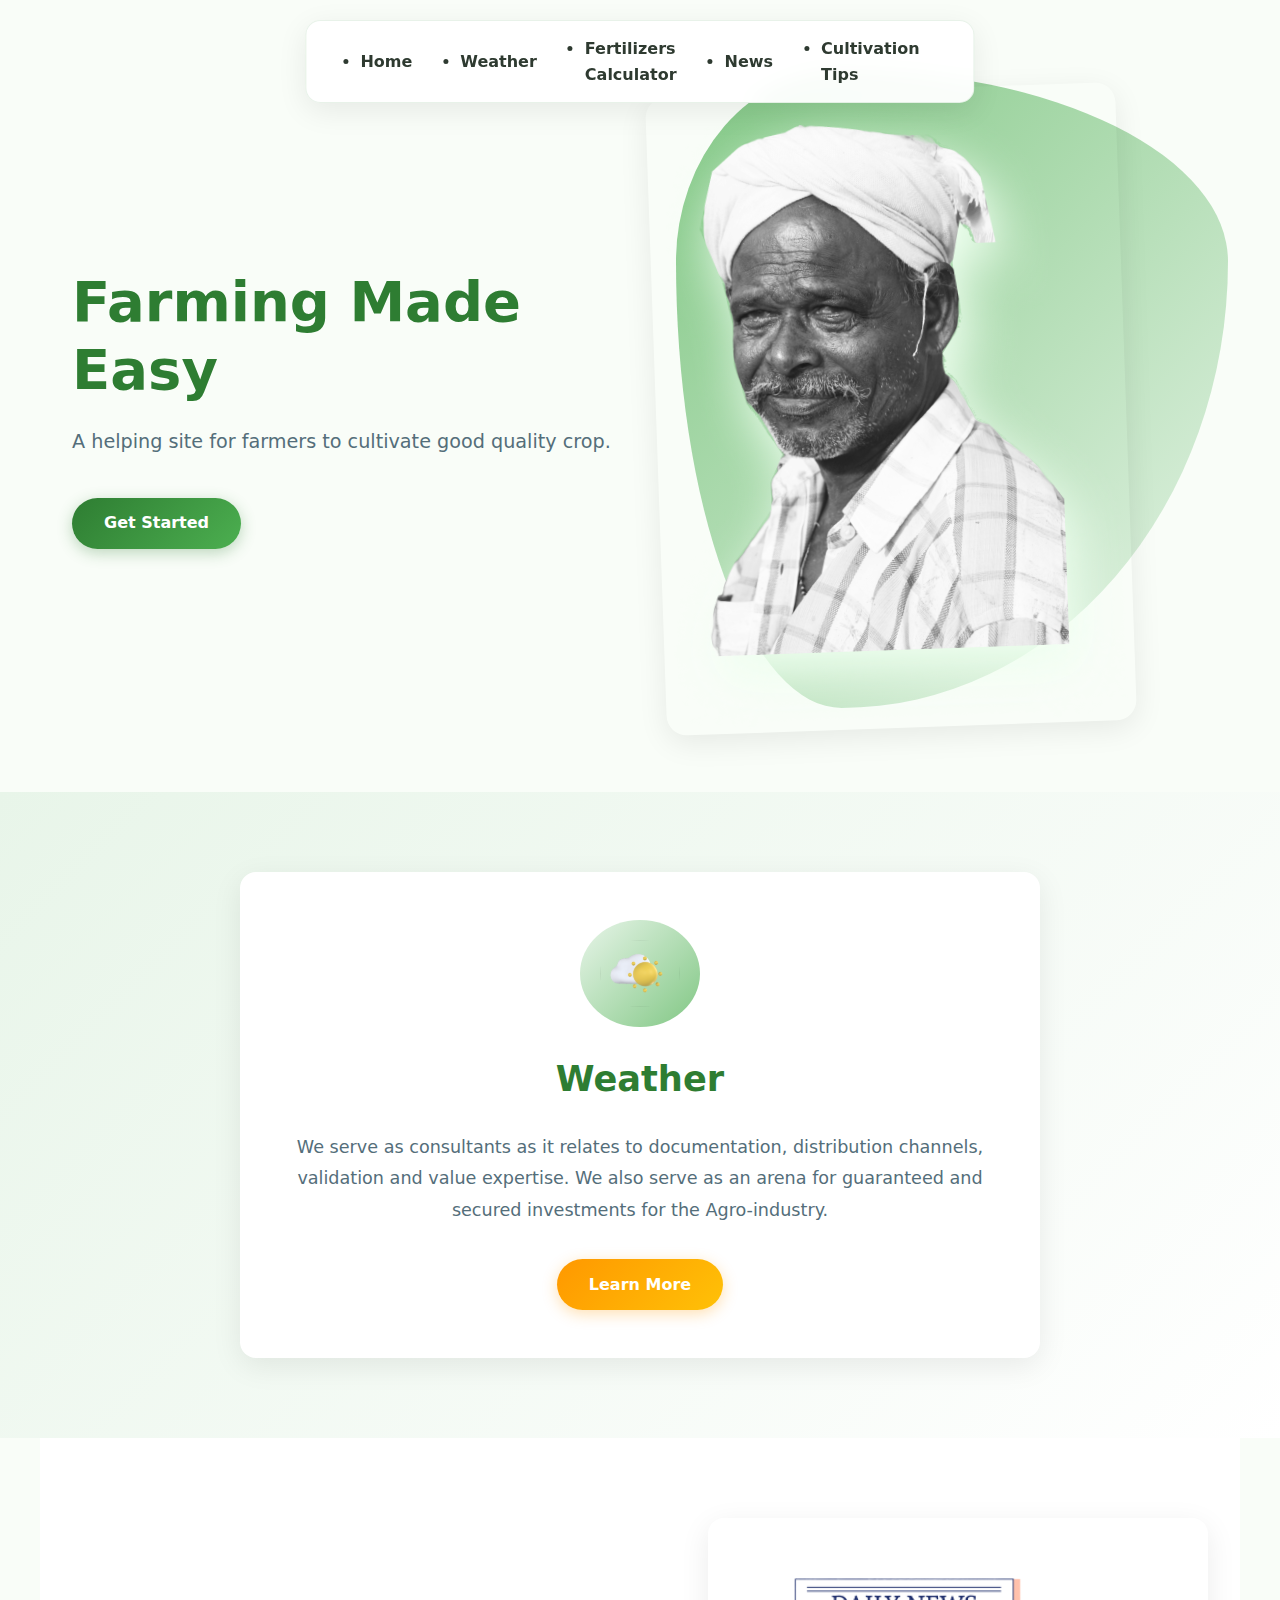
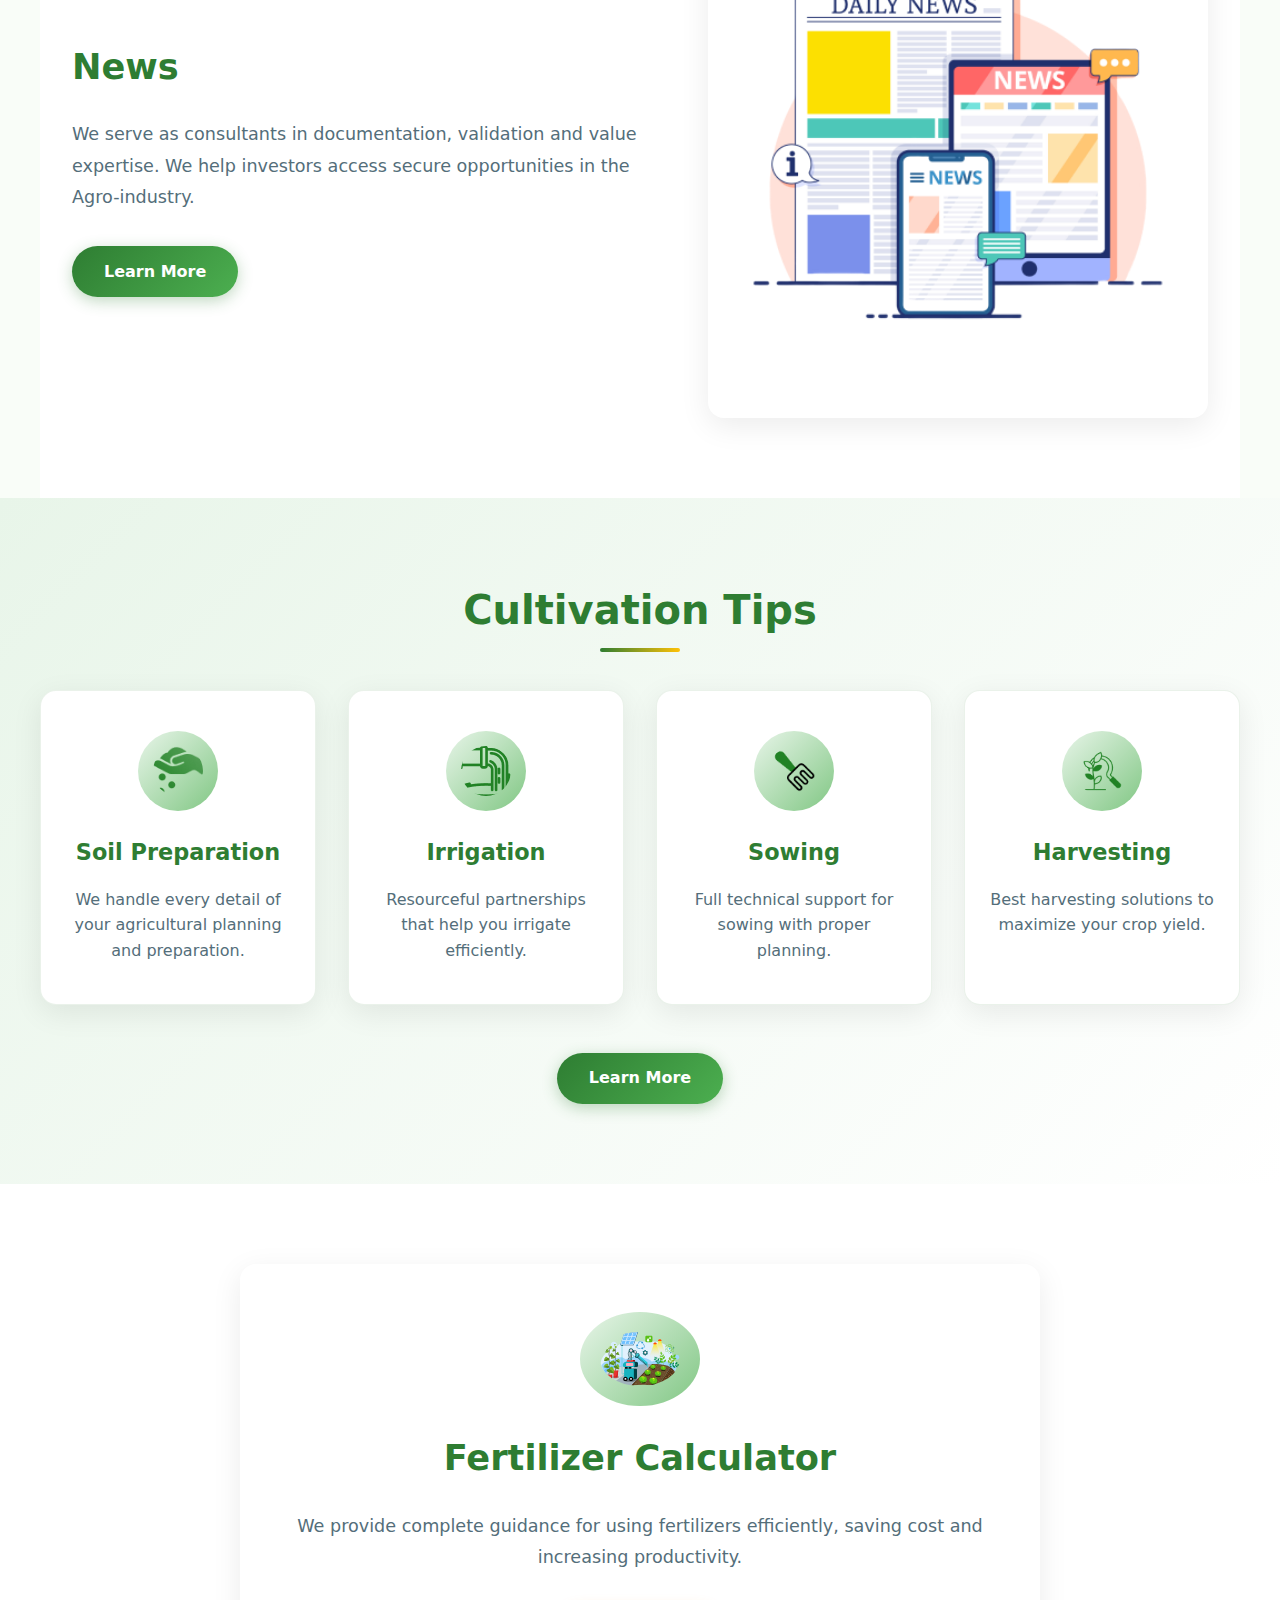
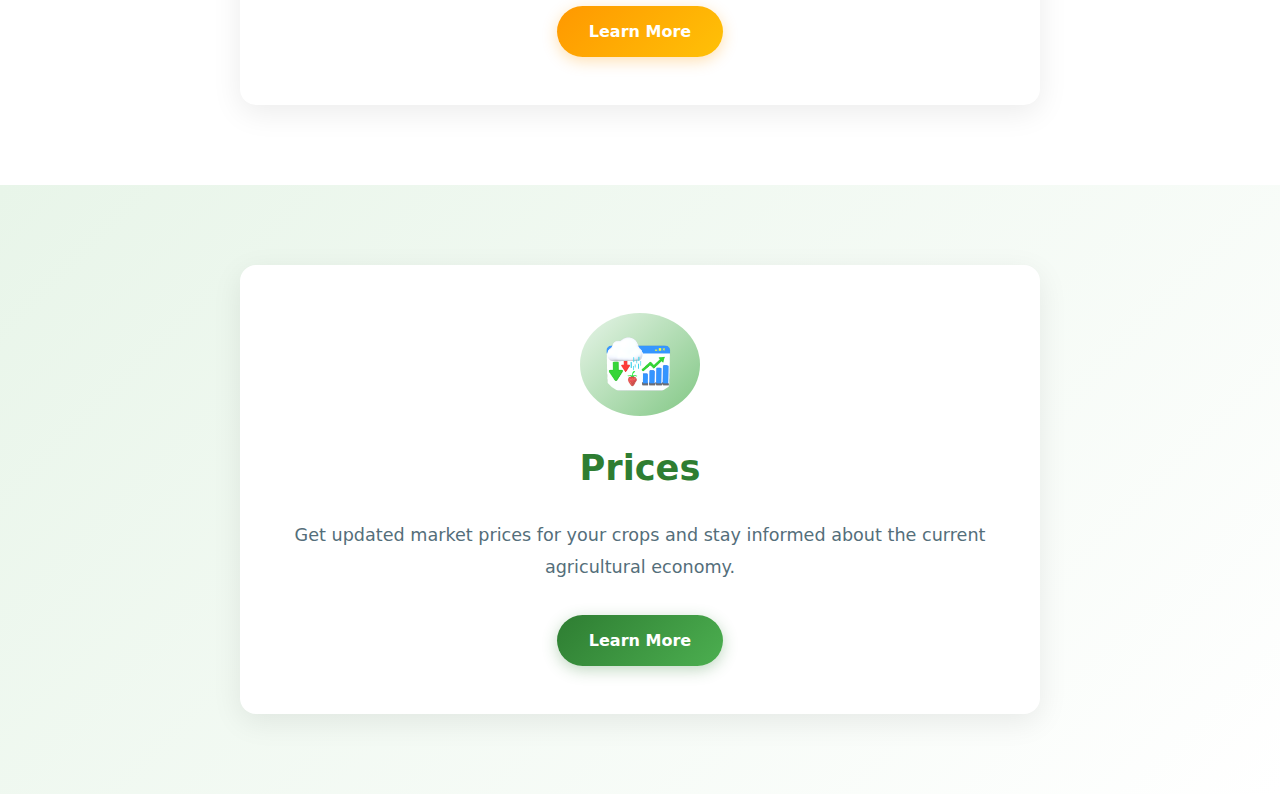
<file: index.html>
<!DOCTYPE html>
<html lang="en">

<head>
  <meta charset="UTF-8" />
  <meta name="viewport" content="width=device-width, initial-scale=1.0" />
  <title>Agricultural App</title>
  <link href="index.css" rel="stylesheet" />
</head>

<body>

  <!-- NAVBAR -->
  <header>
    <ul class="navbar">
      <li><a href="agri.html">Home</a></li>
      <li><a href="weather.html">Weather</a></li>
      <li><a href="Calculator.html">Fertilizers Calculator</a></li>
      <li><a href="news.html">News</a></li>
      <li><a href="try.html">Cultivation Tips</a></li>
    </ul>
  </header>

  <!-- HOME SECTION -->
  <section class="home">
    <div class="home-text">
      <h1>Farming Made <br> Easy</h1>
      <p>A helping site for farmers to cultivate good quality crop.</p>

      <a href="agri.html" id="get">Get Started</a>
    </div>

    <div class="home-img">
      <img src="images/indian-fisherman-kerela-india 1.png" alt="Farmer Image">
    </div>
  </section>

  <!-- WEATHER SECTION -->
  <section class="weather">
    <div class="weather-info">
      <img src="images/Sun And Cloud 1.svg" id="sun" alt="Weather Icon">

      <h2>Weather</h2>
      <p>
        We serve as consultants as it relates to documentation, distribution channels,
        validation and value expertise. We also serve as an arena for guaranteed and
        secured investments for the Agro-industry.
      </p>

      <a href="weather.html" id="learn">Learn More</a>
    </div>
  </section>

  <!-- NEWS SECTION -->
  <section class="news">
    <div class="news-info">
      <h2>News</h2>
      <p class="news-text">
        We serve as consultants in documentation, validation and value expertise.
        We help investors access secure opportunities in the Agro-industry.
      </p>

      <a href="news.html" id="learn2">Learn More</a>
    </div>

    <img src="images/2661127 1.png" id="n-img" alt="Agriculture News">
  </section>

  <!-- CULTIVATION SECTION -->
  <section class="cultivation">
    <h1 id="cul">Cultivation Tips</h1>

    <div class="cultivation-info">

      <div class="boxes1">
        <img src="images/natural fertilizer.png" class="isp" alt="Soil Preparation">
        <h2 class="sp">Soil Preparation</h2>
        <p class="psp">
          We handle every detail of your agricultural planning and preparation.
        </p>
      </div>

      <div class="boxes2">
        <img src="images/subsoiler.png" class="isp" alt="Irrigation">
        <h2 class="sp">Irrigation</h2>
        <p class="psp">
          Resourceful partnerships that help you irrigate efficiently.
        </p>
      </div>

      <div class="boxes3">
        <img src="images/fork.png" class="isp" alt="Sowing">
        <h2 class="sp">Sowing</h2>
        <p class="psp">
          Full technical support for sowing with proper planning.
        </p>
      </div>

      <div class="boxes4">
        <img src="images/Harvesting.png" class="isp" alt="Harvesting">
        <h2 class="sp">Harvesting</h2>
        <p class="psp">
          Best harvesting solutions to maximize your crop yield.
        </p>
      </div>

      
    </div>
    <a href="try.html" id="learn3">Learn More</a>
  </section>

  <!-- FERTILIZER SECTION -->
  <section class="fertilizer">
    <div class="fertilizer-info">
      <img src="images/fertilizer calculator.svg" alt="Fertilizer Calculator" />

      <h2 id="ft">Fertilizer Calculator</h2>

      <p>
        We provide complete guidance for using fertilizers efficiently,
        saving cost and increasing productivity.
      </p>

      <a href="Calculator.html" id="learn4">Learn More</a>
    </div>
  </section>

  <!-- PRICES SECTION -->
  <section class="prices">
    <div class="prices-info">
      <img src="images/Group 3713.png" id="pimg" alt="Crop Prices">

      <h2 id="pd">Prices</h2>

      <p id="pdp">
        Get updated market prices for your crops and stay informed about
        the current agricultural economy.
      </p>

      <a href="Calculator.html" id="learn5">Learn More</a>
    </div>
  </section>

</body>

</html>
</file>
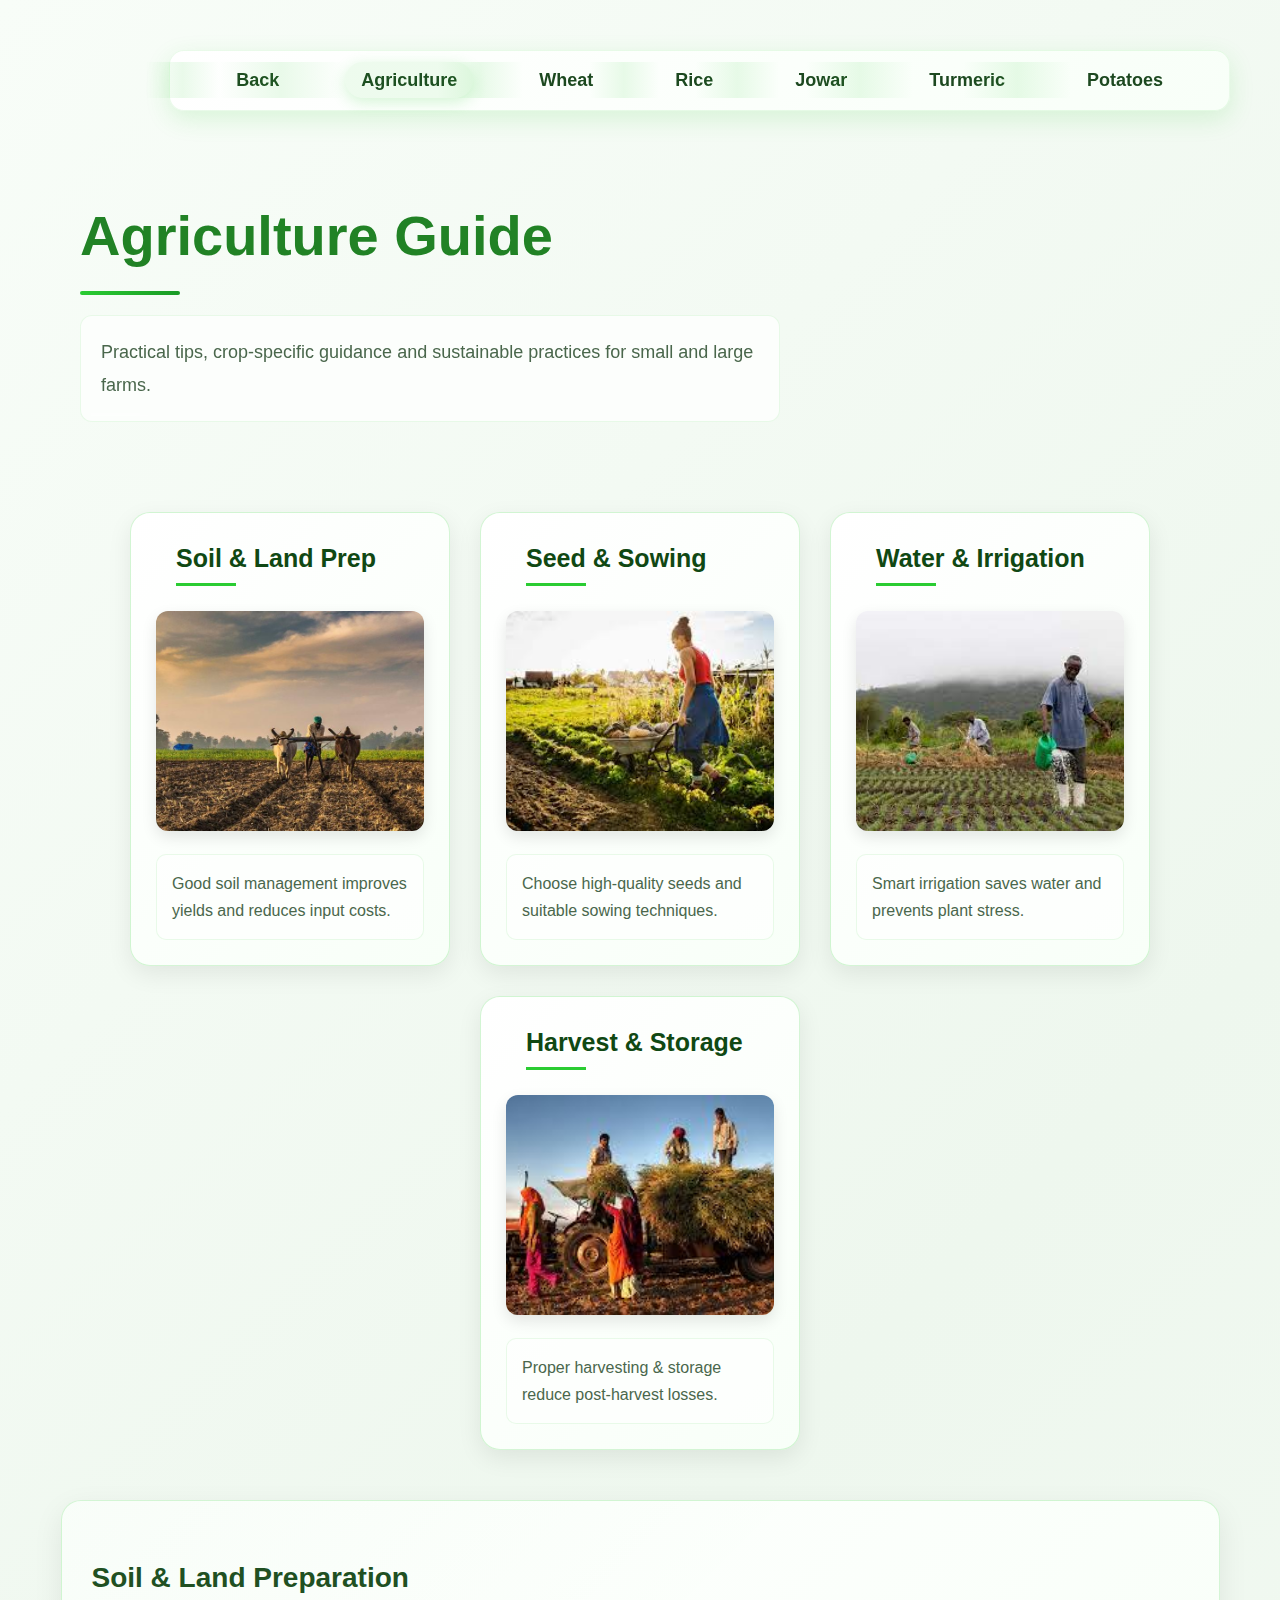
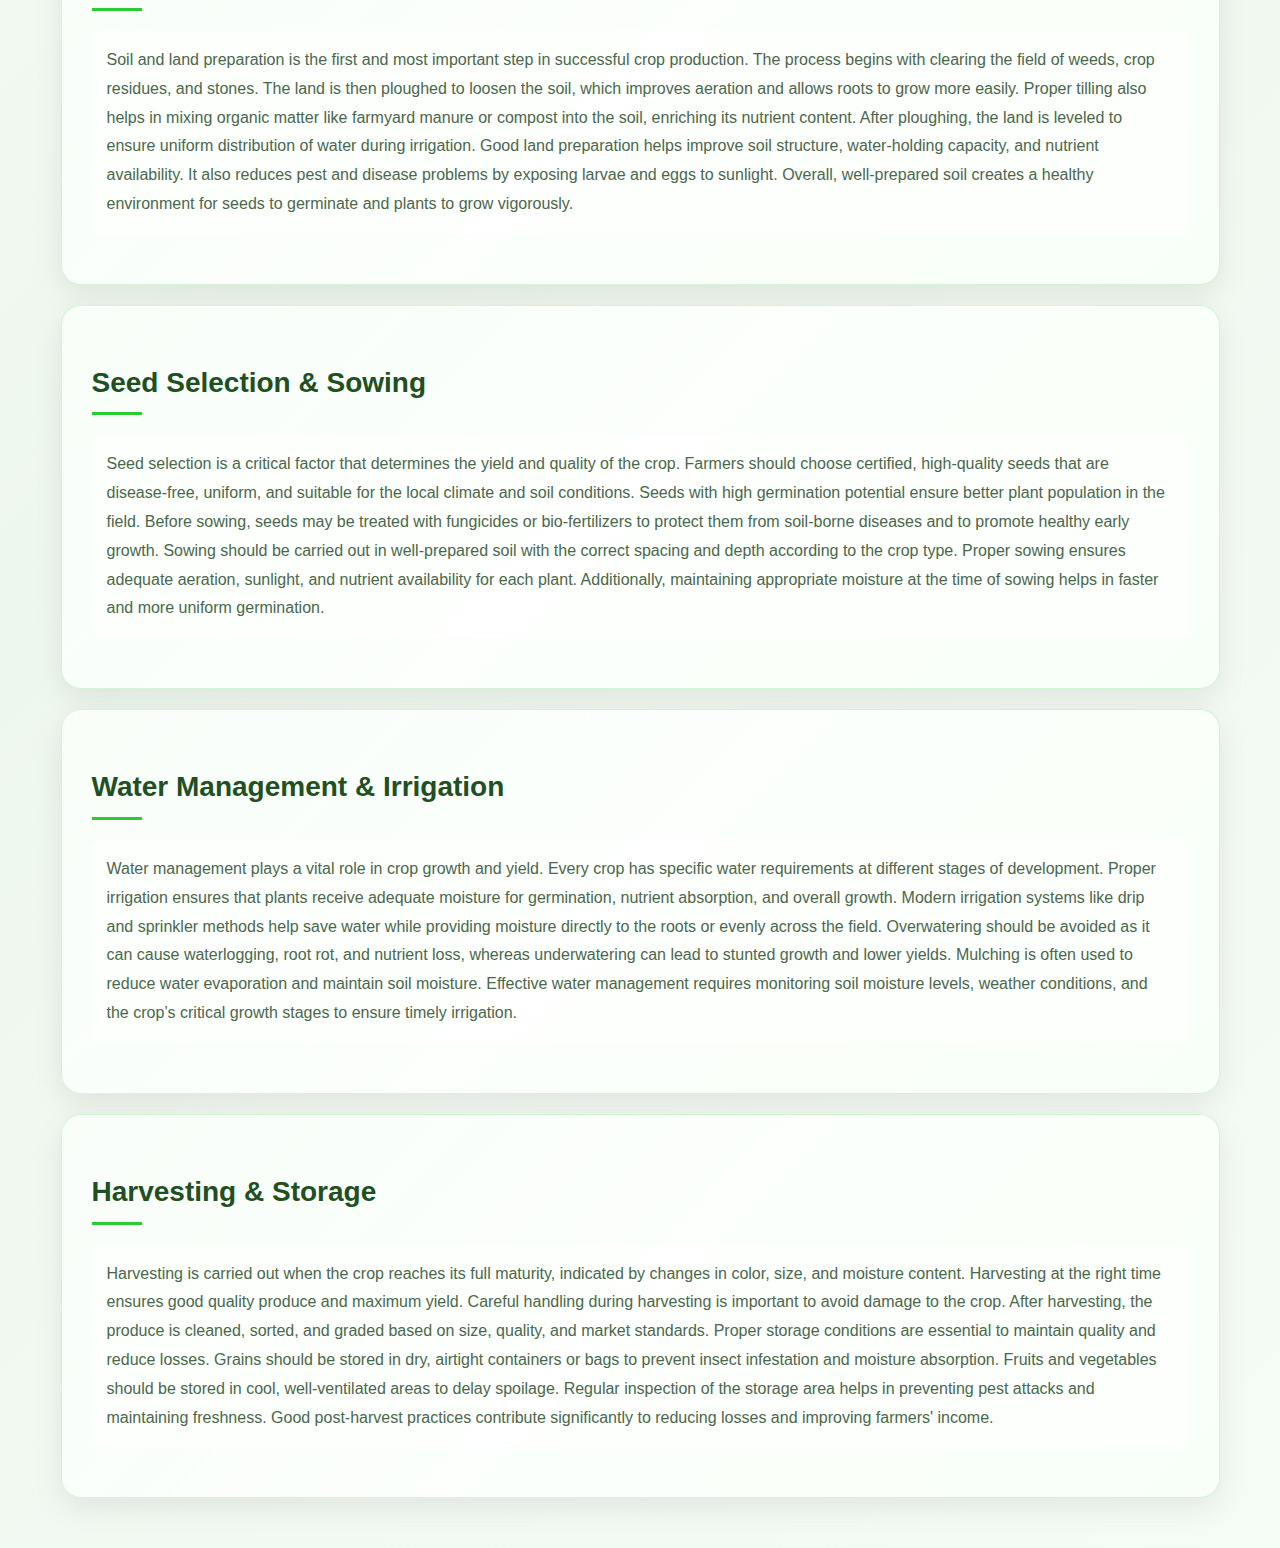
<file: agri.html>
<!DOCTYPE html>
<html lang="en">

<head>
    <meta charset="UTF-8">
    <meta http-equiv="X-UA-Compatible" content="IE=edge">
    <meta name="viewport" content="width=device-width, initial-scale=1.0">
    <title>Agriculture</title>
    <link href="agri2.css" rel="stylesheet">
</head>

<body>

    <div class="Freeze">

        <!-- NAVIGATION -->
        <nav class="nav">
            <ul>
                <li><a href="index.html">Back</a></li>
                <li><a href="index.html" class="active">Agriculture</a></li>
                <li><a href="Wheat.html">Wheat</a></li>
                <li><a href="Rice.html">Rice</a></li>
                <li><a href="Jowar.html">Jowar</a></li>
                <li><a href="Turmeric.html">Turmeric</a></li>
                <li><a href="Potatoes.html">Potatoes</a></li>
            </ul>
        </nav>

        <!-- TITLE -->
        <header class="tips">
            <h1>Agriculture Guide</h1>
            <p class="gf">Practical tips, crop-specific guidance and sustainable practices for small and large farms.</p>
        </header>

        <!-- FOUR BOXES -->
        <section class="All">

            <div class="box">
                <p class="heading"><a href="#1">Soil & Land Prep</a></p>
                <img src="images/1.jpg" alt="Soil">
                <p class="texting">Good soil management improves yields and reduces input costs.</p>
            </div>

            <div class="box">
                <p class="heading"><a href="#2">Seed & Sowing</a></p>
                <img src="images/12.jpg" alt="Seed Sowing">
                <p class="texting">Choose high-quality seeds and suitable sowing techniques.</p>
            </div>

            <div class="box">
                <p class="heading"><a href="#3">Water & Irrigation</a></p>
                <img src="images/7.jpg"
                    alt="Irrigation">
                <p class="texting">Smart irrigation saves water and prevents plant stress.</p>
            </div>

            <div class="box">
                <p class="heading"><a href="#4">Harvest & Storage</a></p>
                <img src="images/9.jpg" alt="Storage">
                <p class="texting">Proper harvesting & storage reduce post-harvest losses.</p>
            </div>
        </section>

        <!-- SECTIONS -->
        <section class="def" id="1">
            <h3>Soil & Land Preparation</h3>
            <p class="gf">
                Soil and land preparation is the first and most important step in successful crop production. The process begins with clearing the field of weeds, crop residues, and stones. The land is then ploughed to loosen the soil, which improves aeration and allows roots to grow more easily. Proper tilling also helps in mixing organic matter like farmyard manure or compost into the soil, enriching its nutrient content. After ploughing, the land is leveled to ensure uniform distribution of water during irrigation. Good land preparation helps improve soil structure, water-holding capacity, and nutrient availability. It also reduces pest and disease problems by exposing larvae and eggs to sunlight. Overall, well-prepared soil creates a healthy environment for seeds to germinate and plants to grow vigorously.
            </p>
        </section>

        <section class="def" id="2">
            <h3>Seed Selection & Sowing</h3>
            <p class="gf">
                Seed selection is a critical factor that determines the yield and quality of the crop. Farmers should choose certified, high-quality seeds that are disease-free, uniform, and suitable for the local climate and soil conditions. Seeds with high germination potential ensure better plant population in the field. Before sowing, seeds may be treated with fungicides or bio-fertilizers to protect them from soil-borne diseases and to promote healthy early growth. Sowing should be carried out in well-prepared soil with the correct spacing and depth according to the crop type. Proper sowing ensures adequate aeration, sunlight, and nutrient availability for each plant. Additionally, maintaining appropriate moisture at the time of sowing helps in faster and more uniform germination.
            </p>
        </section>

        <section class="def" id="3">
            <h3>Water Management & Irrigation</h3>
            <p class="gf">
                Water management plays a vital role in crop growth and yield. Every crop has specific water requirements at different stages of development. Proper irrigation ensures that plants receive adequate moisture for germination, nutrient absorption, and overall growth. Modern irrigation systems like drip and sprinkler methods help save water while providing moisture directly to the roots or evenly across the field. Overwatering should be avoided as it can cause waterlogging, root rot, and nutrient loss, whereas underwatering can lead to stunted growth and lower yields. Mulching is often used to reduce water evaporation and maintain soil moisture. Effective water management requires monitoring soil moisture levels, weather conditions, and the crop’s critical growth stages to ensure timely irrigation.
            </p>
        </section>

        <section class="def" id="4">
            <h3>Harvesting & Storage</h3>
            <p class="gf">
                Harvesting is carried out when the crop reaches its full maturity, indicated by changes in color, size, and moisture content. Harvesting at the right time ensures good quality produce and maximum yield. Careful handling during harvesting is important to avoid damage to the crop. After harvesting, the produce is cleaned, sorted, and graded based on size, quality, and market standards. Proper storage conditions are essential to maintain quality and reduce losses. Grains should be stored in dry, airtight containers or bags to prevent insect infestation and moisture absorption. Fruits and vegetables should be stored in cool, well-ventilated areas to delay spoilage. Regular inspection of the storage area helps in preventing pest attacks and maintaining freshness. Good post-harvest practices contribute significantly to reducing losses and improving farmers' income.
            </p>
        </section>

    </div>
</body>

</html>
</file>
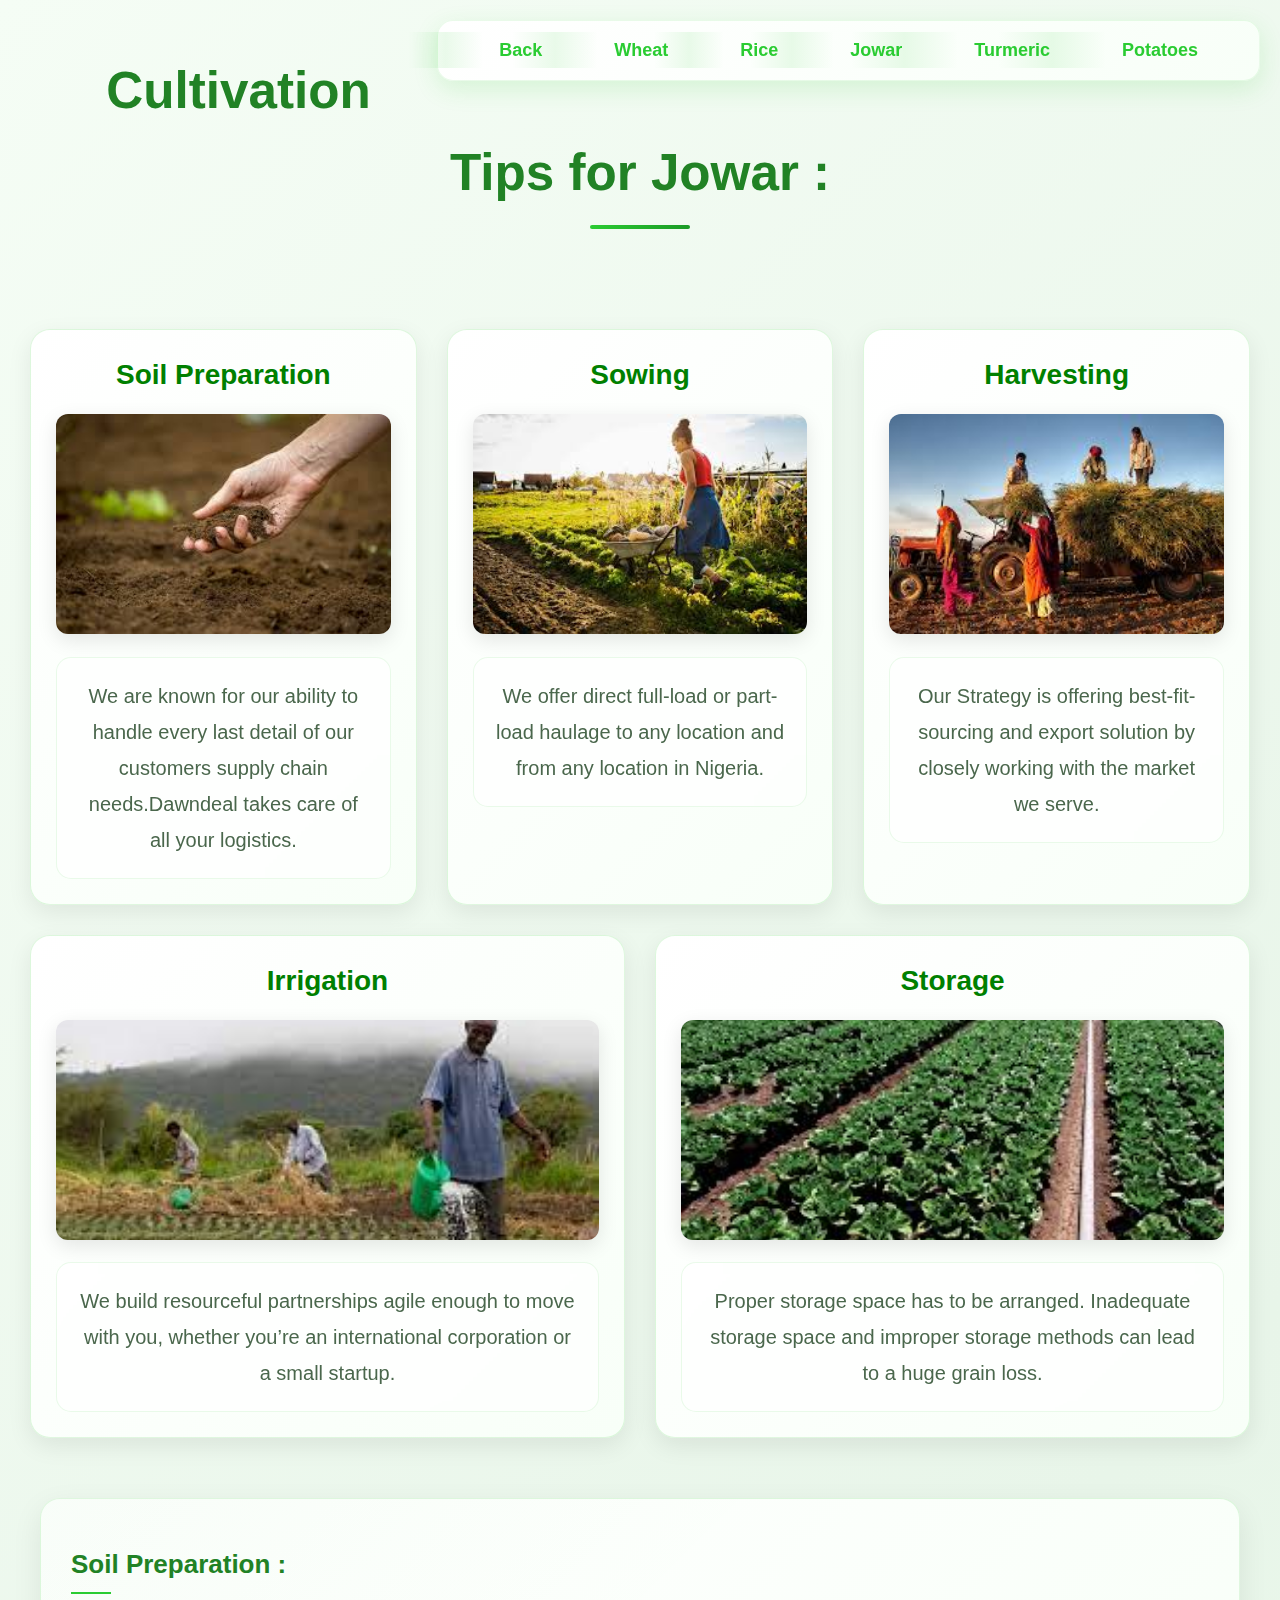
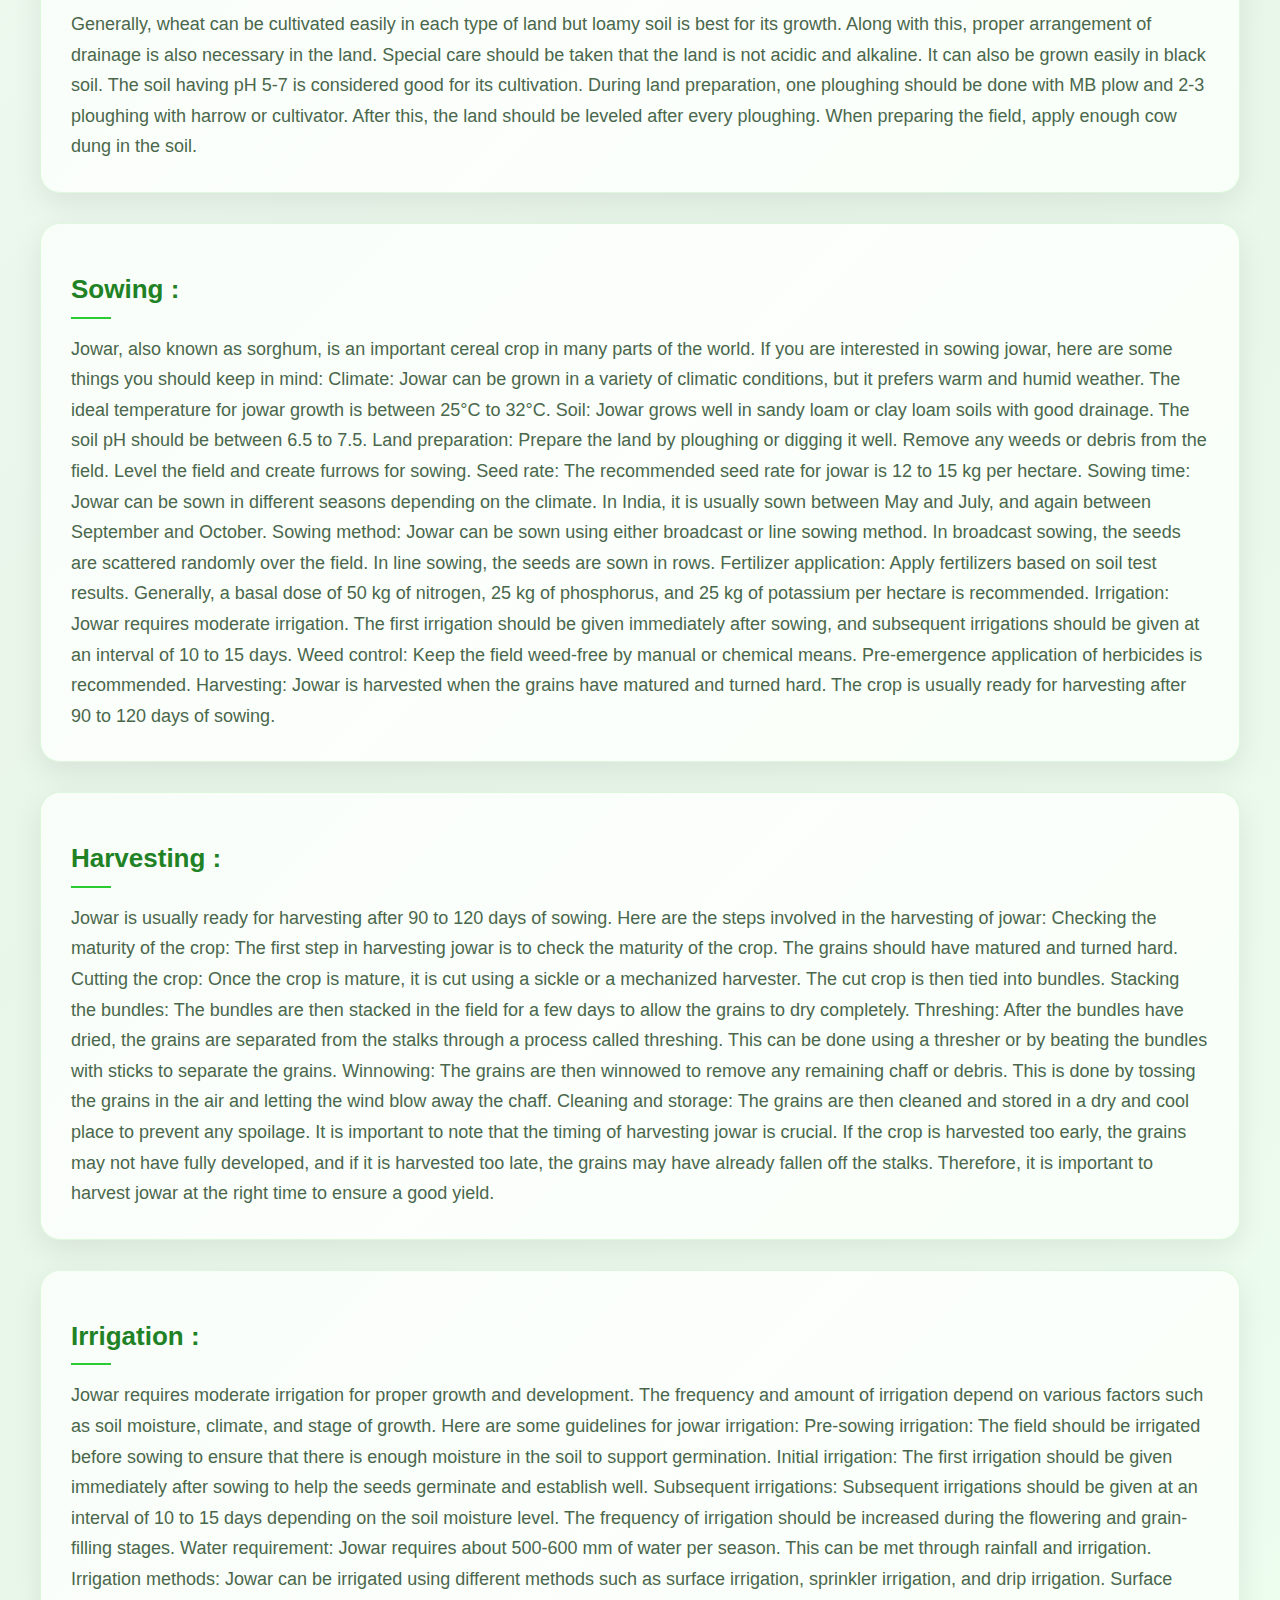
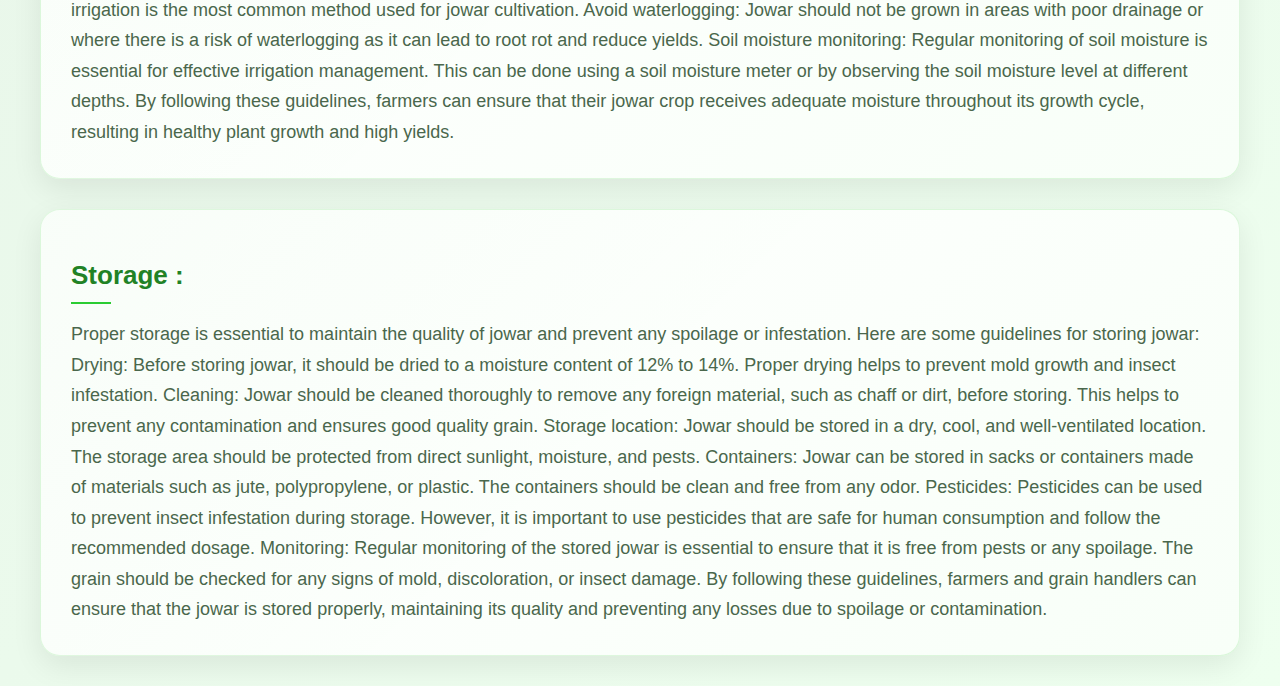
<file: Jowar.html>
<!DOCTYPE html>
<html lang="en">

<head>
    <meta charset="UTF-8">
    <meta http-equiv="X-UA-Compatible" content="IE=edge">
    <meta name="viewport" content="width=device-width, initial-scale=1.0">
    <title>Jowar</title>
    <link href="Main.css" rel="stylesheet">
</head>

<body>
    <div class="Freeze">
        <div class="nav">
            <ul>
                <li><a style="text-decoration: none" href="try.html">Back</a></li>
                <li><a style="text-decoration: none" href="Wheat.html"> Wheat</a></li>
                <li><a style="text-decoration: none" href="Rice.html"> Rice</a></li>
                <li><a style="text-decoration: none" href="Jowar.html"> Jowar</a></li>
                <li><a style="text-decoration: none" href="Turmeric.html"> Turmeric</a></li>
                <li><a style="text-decoration: none" href="Potatoes.html"> Potatoes</a></li>
            </ul>
        </div>
        <div class="tips">
            <h1>Cultivation Tips for Jowar : </h1>
        </div>
        <div class="All">
            <div class="box">
                <p class="heading"><a href="#1" style=" color:green; text-decoration:none">Soil Preparation</a></p>
                <img src="images/soil_preparation.jpeg"
                    alt="Soil Preparation" width="300px" height="150px">
                <p class="texting">We are known for our ability to handle every last detail of our customers supply
                    chain
                    needs.Dawndeal takes care of all your logistics.</p>
            </div>
            <div class="box">
                <p class="heading"><a href="#2" style="color:green; text-decoration:none">Sowing</a></p>
                <img src="images/12.jpg" alt="Sowing"
                    width="300px" height="150px">
                <p class="texting">We offer direct full-load or part-load haulage to any location and from any
                    location in Nigeria.</p>
            </div>
            <div class="box">
                <p class="heading"><a href="#3" style="color:green; text-decoration:none">Harvesting</a></p>
                <img src="images/9.jpg"
                    alt="Harvesting" width="300px" height="150px">
                <p class="texting">Our Strategy is offering best-fit- sourcing and export solution by closely working
                    with
                    the market we serve.</p>
            </div>
            <div class="box">
                <p class="heading"><a href="#4" style="color:green; text-decoration:none">Irrigation</a></p>
                <img src="images/7.jpg"
                    alt="Irrigation" width="300px" height="150px">
                <p class="texting">We build resourceful partnerships agile enough to move with you, whether you’re an
                    international corporation or a small startup.</p>
            </div>
            <div class="box">
                <p class="heading"><a href="#5" style="color:green; text-decoration:none">Storage</a></p>
                <img src="images/11.jpg" alt="Storage"
                    width="300px" height="150px">
                <p class="texting">Proper storage space has to be arranged. Inadequate storage space and improper
                    storage
                    methods can lead to a huge grain loss.</p>
            </div>
        </div>
        
        <div class="def" id="1">
            <h3>Soil Preparation : </h3>
            <p class="gf">Generally, wheat can be cultivated easily in each type of land but loamy soil is best for its growth.

                Along with this, proper arrangement of drainage is also necessary in the land. Special care should be taken that the land is not acidic and alkaline.
                
                It can also be grown easily in black soil. The soil having pH 5-7 is considered good for its cultivation.
                
                During land preparation, one ploughing should be done with MB plow and 2-3 ploughing with harrow or cultivator.
                
                After this, the land should be leveled after every ploughing. When preparing the field, apply enough cow dung in the soil.</p>
        </div>

        <div class="def" id="2">
              <h3>Sowing : </h3>
              <p class="gf">Jowar, also known as sorghum, is an important cereal crop in many parts of the world. If you are interested in sowing jowar, here are some things you should keep in mind:

                Climate: Jowar can be grown in a variety of climatic conditions, but it prefers warm and humid weather. The ideal temperature for jowar growth is between 25°C to 32°C.
                
                Soil: Jowar grows well in sandy loam or clay loam soils with good drainage. The soil pH should be between 6.5 to 7.5.
                
                Land preparation: Prepare the land by ploughing or digging it well. Remove any weeds or debris from the field. Level the field and create furrows for sowing.
                
                Seed rate: The recommended seed rate for jowar is 12 to 15 kg per hectare.
                
                Sowing time: Jowar can be sown in different seasons depending on the climate. In India, it is usually sown between May and July, and again between September and October.
                
                Sowing method: Jowar can be sown using either broadcast or line sowing method. In broadcast sowing, the seeds are scattered randomly over the field. In line sowing, the seeds are sown in rows.
                
                Fertilizer application: Apply fertilizers based on soil test results. Generally, a basal dose of 50 kg of nitrogen, 25 kg of phosphorus, and 25 kg of potassium per hectare is recommended.
                
                Irrigation: Jowar requires moderate irrigation. The first irrigation should be given immediately after sowing, and subsequent irrigations should be given at an interval of 10 to 15 days.
                
                Weed control: Keep the field weed-free by manual or chemical means. Pre-emergence application of herbicides is recommended.
                
                Harvesting: Jowar is harvested when the grains have matured and turned hard. The crop is usually ready for harvesting after 90 to 120 days of sowing.    
            </p>
        </div>

        <div class="def" id="3">
              <h3>Harvesting : </h3>
              <p class="gf">Jowar is usually ready for harvesting after 90 to 120 days of sowing. Here are the steps involved in the harvesting of jowar:

                Checking the maturity of the crop: The first step in harvesting jowar is to check the maturity of the crop. The grains should have matured and turned hard.
                
                Cutting the crop: Once the crop is mature, it is cut using a sickle or a mechanized harvester. The cut crop is then tied into bundles.
                
                Stacking the bundles: The bundles are then stacked in the field for a few days to allow the grains to dry completely.
                
                Threshing: After the bundles have dried, the grains are separated from the stalks through a process called threshing. This can be done using a thresher or by beating the bundles with sticks to separate the grains.
                
                Winnowing: The grains are then winnowed to remove any remaining chaff or debris. This is done by tossing the grains in the air and letting the wind blow away the chaff.
                
                Cleaning and storage: The grains are then cleaned and stored in a dry and cool place to prevent any spoilage.
                
                It is important to note that the timing of harvesting jowar is crucial. If the crop is harvested too early, the grains may not have fully developed, and if it is harvested too late, the grains may have already fallen off the stalks. Therefore, it is important to harvest jowar at the right time to ensure a good yield.</p>
        </div>

        <div class="def" id="4">
              <h3>Irrigation : </h3>
              <p class="gf">Jowar requires moderate irrigation for proper growth and development. The frequency and amount of irrigation depend on various factors such as soil moisture, climate, and stage of growth.

                Here are some guidelines for jowar irrigation:
                
                Pre-sowing irrigation: The field should be irrigated before sowing to ensure that there is enough moisture in the soil to support germination.
                
                Initial irrigation: The first irrigation should be given immediately after sowing to help the seeds germinate and establish well.
                
                Subsequent irrigations: Subsequent irrigations should be given at an interval of 10 to 15 days depending on the soil moisture level. The frequency of irrigation should be increased during the flowering and grain-filling stages.
                
                Water requirement: Jowar requires about 500-600 mm of water per season. This can be met through rainfall and irrigation.
                
                Irrigation methods: Jowar can be irrigated using different methods such as surface irrigation, sprinkler irrigation, and drip irrigation. Surface irrigation is the most common method used for jowar cultivation.
                
                Avoid waterlogging: Jowar should not be grown in areas with poor drainage or where there is a risk of waterlogging as it can lead to root rot and reduce yields.
                
                Soil moisture monitoring: Regular monitoring of soil moisture is essential for effective irrigation management. This can be done using a soil moisture meter or by observing the soil moisture level at different depths.
                
                By following these guidelines, farmers can ensure that their jowar crop receives adequate moisture throughout its growth cycle, resulting in healthy plant growth and high yields.
            </p>
        </div>

        <div class="def" id="5">
              <h3>Storage : </h3>
              <p class="gf">Proper storage is essential to maintain the quality of jowar and prevent any spoilage or infestation. Here are some guidelines for storing jowar:

                Drying: Before storing jowar, it should be dried to a moisture content of 12% to 14%. Proper drying helps to prevent mold growth and insect infestation.
                
                Cleaning: Jowar should be cleaned thoroughly to remove any foreign material, such as chaff or dirt, before storing. This helps to prevent any contamination and ensures good quality grain.
                
                Storage location: Jowar should be stored in a dry, cool, and well-ventilated location. The storage area should be protected from direct sunlight, moisture, and pests.
                
                Containers: Jowar can be stored in sacks or containers made of materials such as jute, polypropylene, or plastic. The containers should be clean and free from any odor.
                
                Pesticides: Pesticides can be used to prevent insect infestation during storage. However, it is important to use pesticides that are safe for human consumption and follow the recommended dosage.
                
                Monitoring: Regular monitoring of the stored jowar is essential to ensure that it is free from pests or any spoilage. The grain should be checked for any signs of mold, discoloration, or insect damage.
                
                By following these guidelines, farmers and grain handlers can ensure that the jowar is stored properly, maintaining its quality and preventing any losses due to spoilage or contamination.</p>
        </div>



    </div>
</body>

</html>
</file>
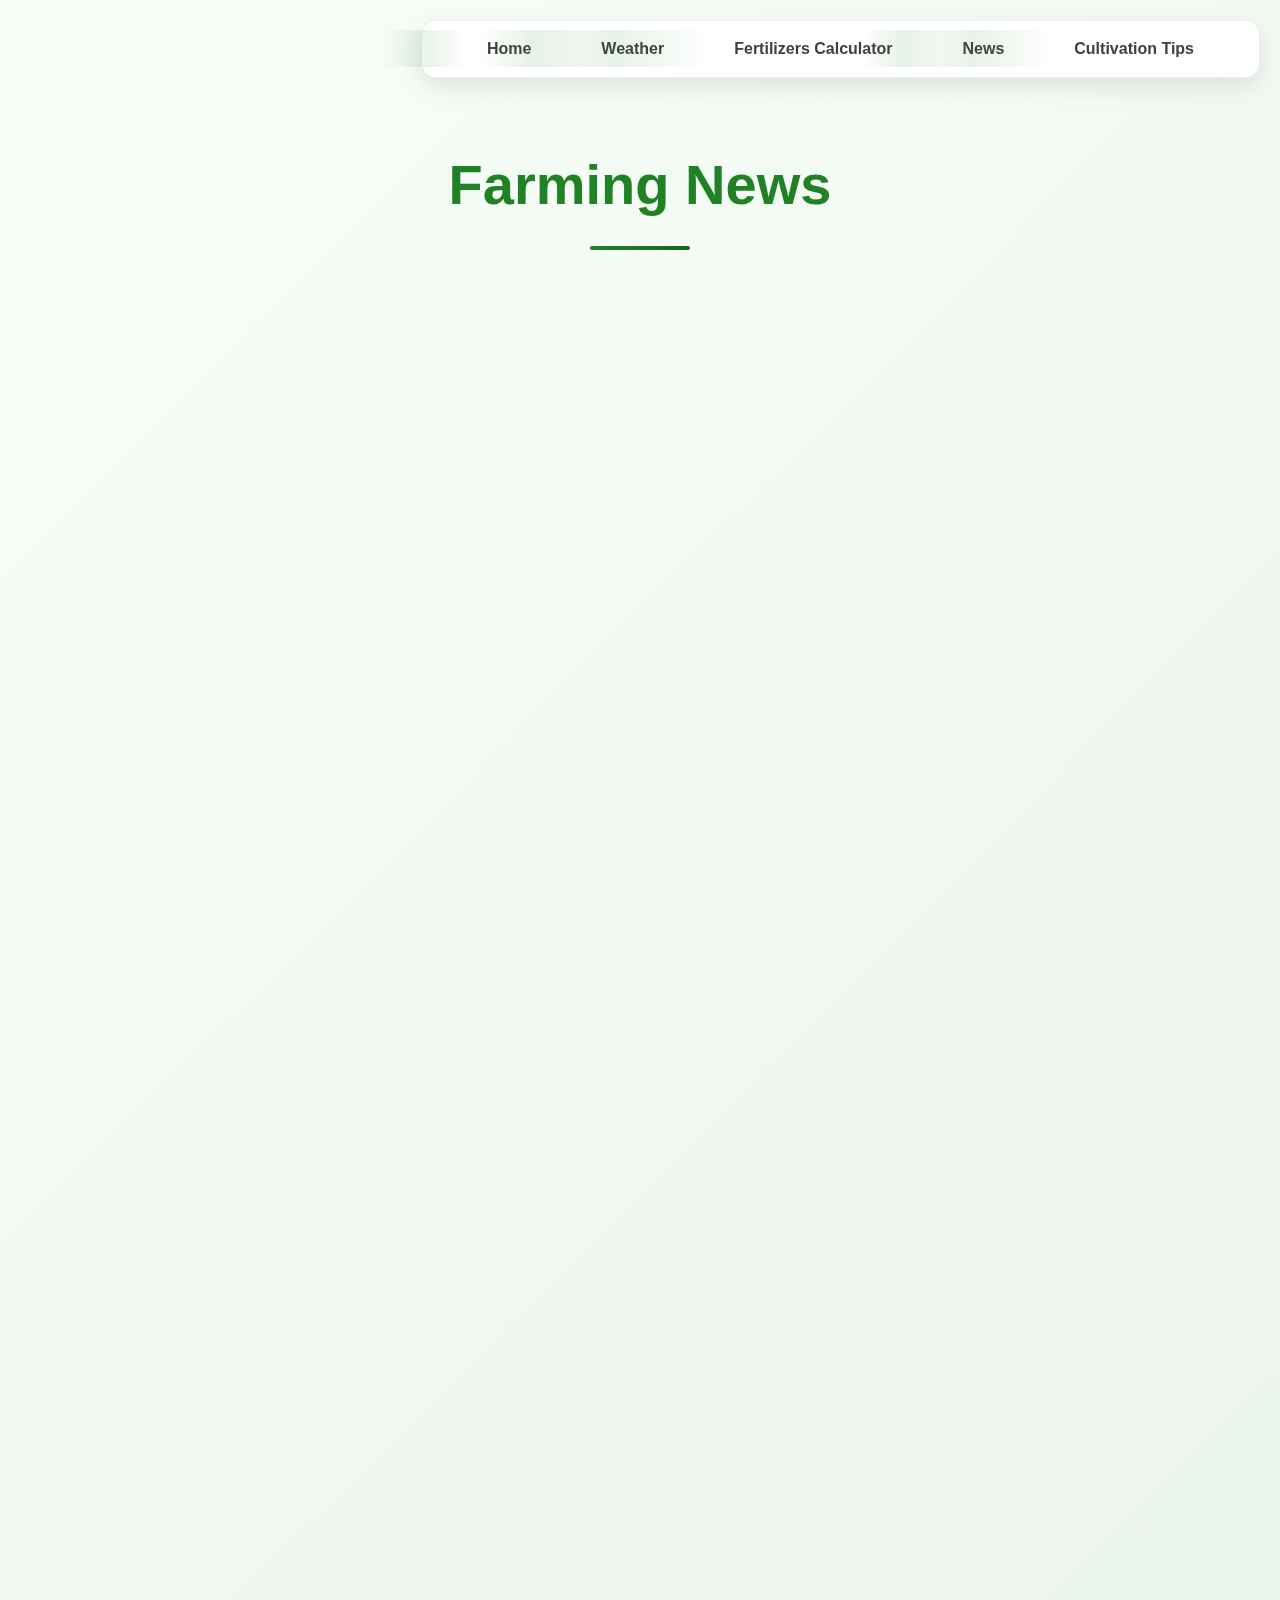
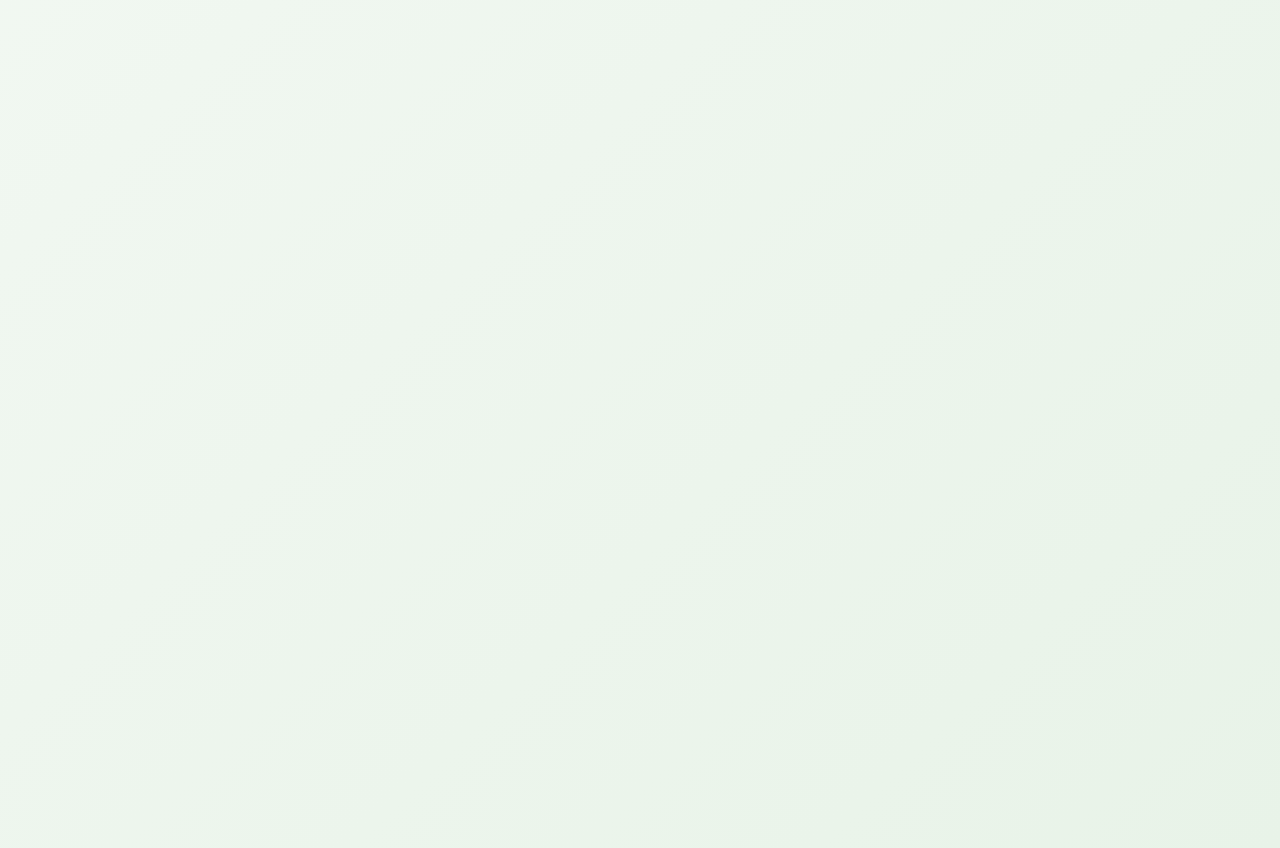
<file: news.html>
<!DOCTYPE html>
<html lang="en">

<head>
    <meta charset="UTF-8">
    <meta http-equiv="X-UA-Compatible" content="IE=edge">
    <meta name="viewport" content="width=device-width, initial-scale=1.0">
    <link rel="stylesheet" href="news.css">
    <title>Document</title>
</head>

<body>
    <header>
        <ul class="navbar">
            <li><a href="index.html">Home</a></li>
            <li><a href="weather.html">Weather</a></li>
            <li><a href="Calculator.html">Fertilizers Calculator</a></li>
            <li><a href="news.html">News</a></li>
            <li><a href="try.html">Cultivation Tips</a></li>
            <!-- <li><a href="#">Prices</a></li> -->
        </ul>
    </header>

    <div class="heading">
        <h1>Farming News</h1>
    </div>
    <div class="news-container">
        <div class="news-card">
            <img src="images/1.jpg" alt="">
            <h3>Successful Farming</h3>
            <div class="para">

                <p>Farmers embrace sustainable practices, cultivating a greener future for agriculture.</p>
            </div>
            <div class="btn">
                <a href="https://www.agriculture.com/news">
                    <button>Visit</button></a>
            </div>
        </div>
        <div class="news-card">
            <img src="images/2.jpg" alt="">
            <h3>Farm Progress </h3>
            <div class="para">

                <p>
                    Crop diversification minimizes risk, ensuring stable incomes for farmers.
                </p>
            </div>
            <div class="btn">
                <a href="https://www.farmprogress.com/">
                    <button>Visit</button></a>
            </div>

        </div>
        <div class="news-card">
            <img src="images/3.avif" alt="">
            <h3>Brownfield Ag News </h3>
            <div class="para">

                <p>Record harvest yields promise a bountiful season for farmers.</p>
            </div>
            <div class="btn">
                <a href="https://brownfieldagnews.com/">
                    <button>Visit</button></a>
            </div>

        </div>
        <div class="news-card">
            <img src="images/4.jpg" alt="">
            <h3>AgUpdate </h3>
            <div class="para">

                <p>Robotics and automation streamline farm operations.</p>
            </div>
            <div class="btn">
                <a href="https://agupdate.com/news/">
                    <button>Visit</button></a>
            </div>
        </div>
    </div>
    <div class="news-container">
        <div class="news-card">
            <img src="images/5.webp" alt="">
            <h3>CityGreens</h3>
            <div class="para">

                <p>Get the latest on farm family issues, including education, health, and safety.</p>
            </div>

            <div class="btn">
                <a href="https://www.citygreens.in/?gclid=EAIaIQobChMI9PvqmuDv_gIVD5hmAh2pIQd2EAAYAyAAEgJ8o_D_BwE">
                    <button>Visit</button></a>
            </div>

        </div>
    

    
        <div class="news-card">
            <img src="images/6.jpg" alt="">
            <h3>Agriculture India</h3>
            <div class="para">

                <p>Vertical farming takes root, maximizing space and minimizing water usage.</p>
            </div>
            <div class="btn">
                <a href="https://economictimes.indiatimes.com/news/economy/agriculture">
                    <button>Visit</button></a>
            </div>
        </div>
        <div class="news-card">
            <img src="images/7.jpg" alt="">
            <h3> Mint</h3>
            <div class="para">

                <p>New technology revolutionizes irrigation, conserving water.</p>
            </div>
            <div class="btn">
                <a href="https://www.livemint.com/">
                    <button>Visit</button></a>
            </div>

        </div>
        <div class="news-card">
            <img src="images/8.jpg" alt="">
            <h3>Krishi Jagran </h3>
            <div class="para">

                <p>
                    Farmers implement regenerative agriculture practices.
                </p>
            </div>
            <div class="btn">
                <a href="https://krishijagran.com/">
                    <button>Visit</button></a>
            </div>

        </div>
    </div>
    <div class="news-container">
        <div class="news-card">
            <img src="images/9.jpg" alt="">
            <h3>Agriculture Post</h3>
            <div class="para">

                <p>Innovative drone technology aids precision farming.</p>
            </div>
            <div class="btn">
                <a href="https://agriculturepost.com/">
                    <button>Visit</button></a>
            </div>
        </div>
        <div class="news-card">
            <img src="images/10.jpg" alt="">
            <h3>The Hindu</h3>
            <div class="para">

                <p>Farm-to-table movement gains momentum.</p>
            </div>

            <div class="btn">
                <a href="https://www.thehindu.com/business/agri-business/">
                    <button>Visit</button></a>
            </div>

        </div>
    

    
        <div class="news-card">
            <img src="images/11.jpg" alt="">
            <h3>Deccan Herald</h3>
            <div class="para">

                <p>Farmers adopt organic methods environmental sustainability</p>
            </div>
            <div class="btn">
                <a href="https://www.deccanherald.com/tag/agriculture">
                    <button>Visit</button></a>
            </div>
        </div>
        <div class="news-card">
            <img src="images/12.jpg" alt="">
            <h3>Business Today </h3>
            <div class="para">

                <p>Government subsidies support farmers.</p>
            </div>
            <div class="btn">
                <a href="https://www.businesstoday.in/industry/agriculture">
                    <button>Visit</button></a>
            </div>

        </div>
    </div>
    <div class="news-container">
        <div class="news-card">
            <img src="images/13.jpg" alt="">
            <h3>Down to Earth </h3>
            <div class="para">

                <p>Farmers integrate IoT devices for real-time monitoring.</p>
            </div>
            <div class="btn">
                <a href="https://www.downtoearth.org.in/agriculture">
                    <button>Visit</button></a>
            </div>

        </div>
        <div class="news-card">
            <img src="images/14.jpg" alt="">
            <h3>Agri-BBC News </h3>
            <div class="para">

                <p>
                    Climate-resilient crops provide a solution for farmers.
                </p>
            </div>
            <div class="btn">
                <a href="https://www.bbc.com/news/topics/ce1qrvleggxt">
                    <button>Visit</button></a>
            </div>
        </div>
        <div class="news-card">
            <img src="images/15.jpg" alt="">
            <h3>Global Agriculture</h3>
            <div class="para">
                <p>Agri-tech startups revolutionize farming with AI.</p>
            </div>

            <div class="btn">
                <a href="https://www.globalagriculture.org/whats-new/news.html">
                    <button>Visit</button></a>
            </div>

        </div>
        <div class="news-card">
        <img src="images/soil_preparation.jpeg" alt="">
        <h3>AgriWorld Today</h3>
        <div class="para">
            <p>Smart sensors and automation reshape the future of farming.</p>
        </div>
        <div class="btn">
            <a href="https://www.agricultureworld.com/">
                <button>Visit</button></a>
        </div>
    </div>
    </div>

</body>

</html>
</file>
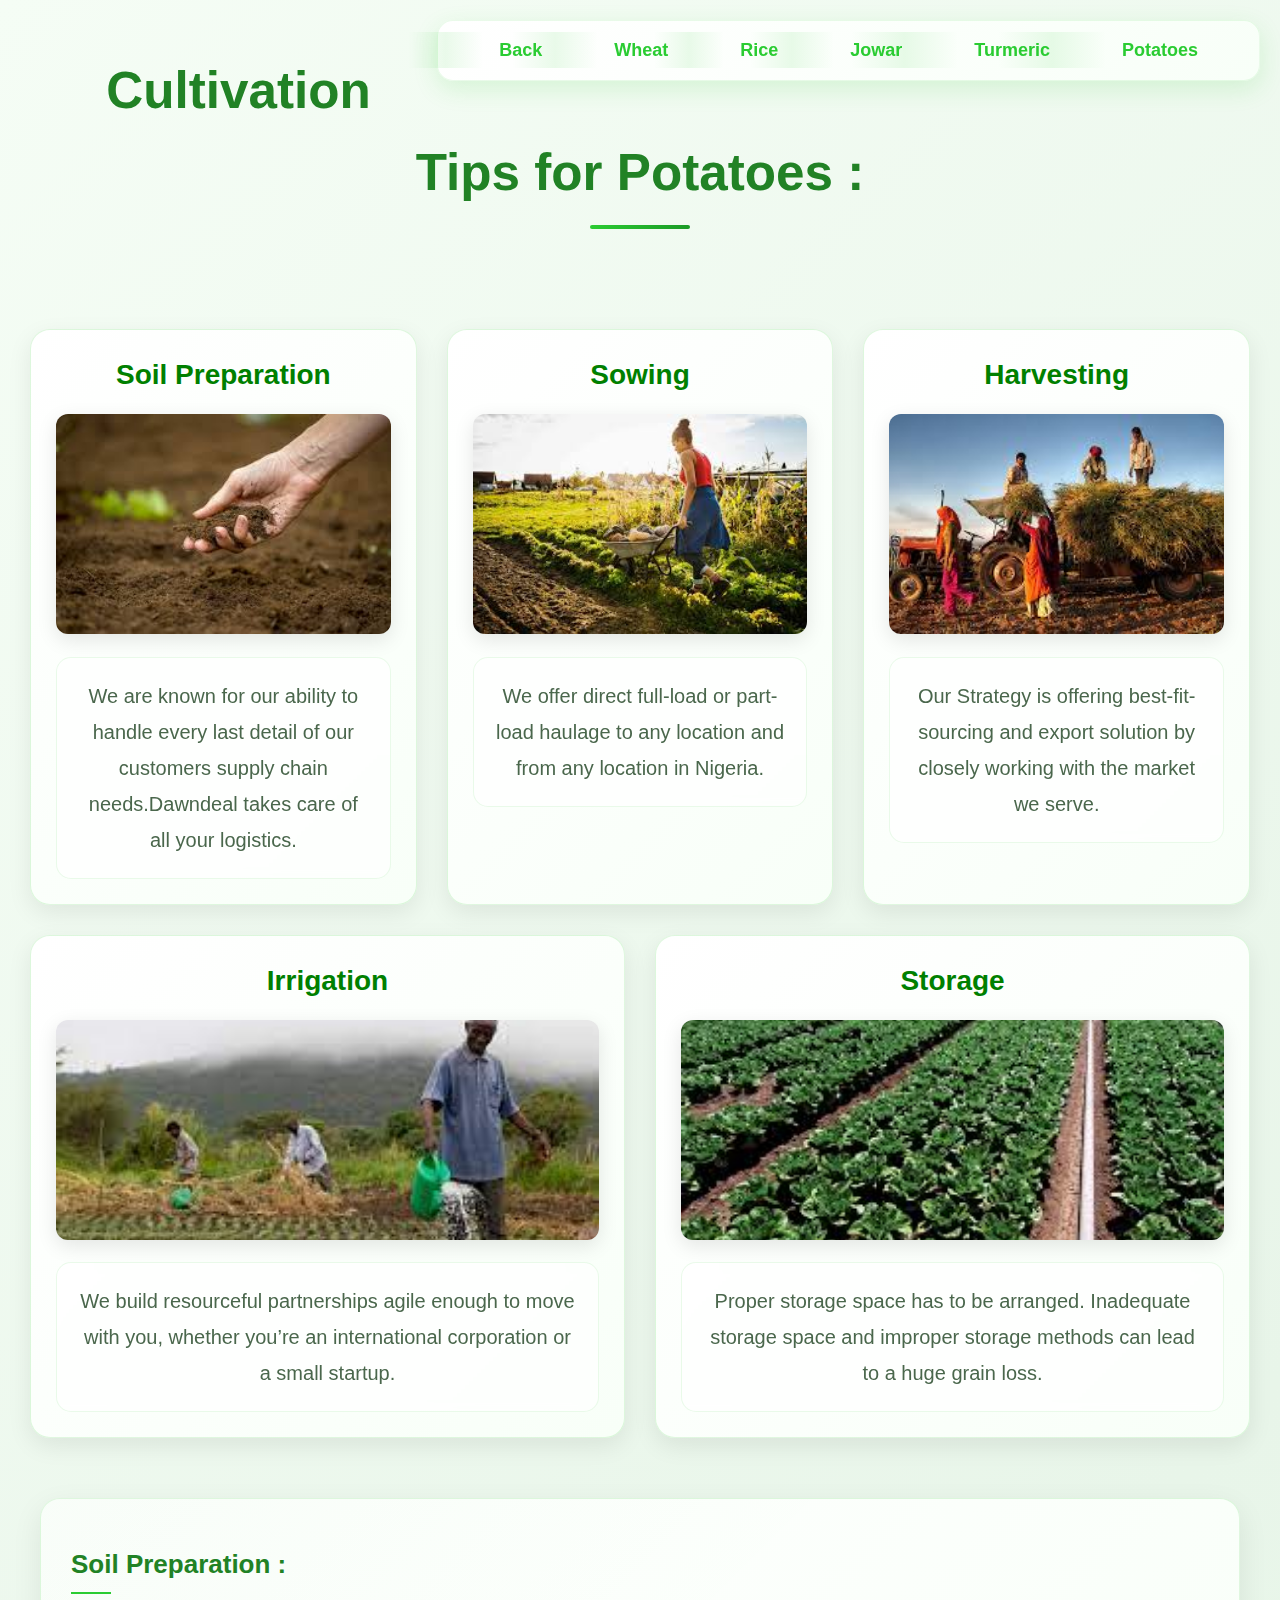
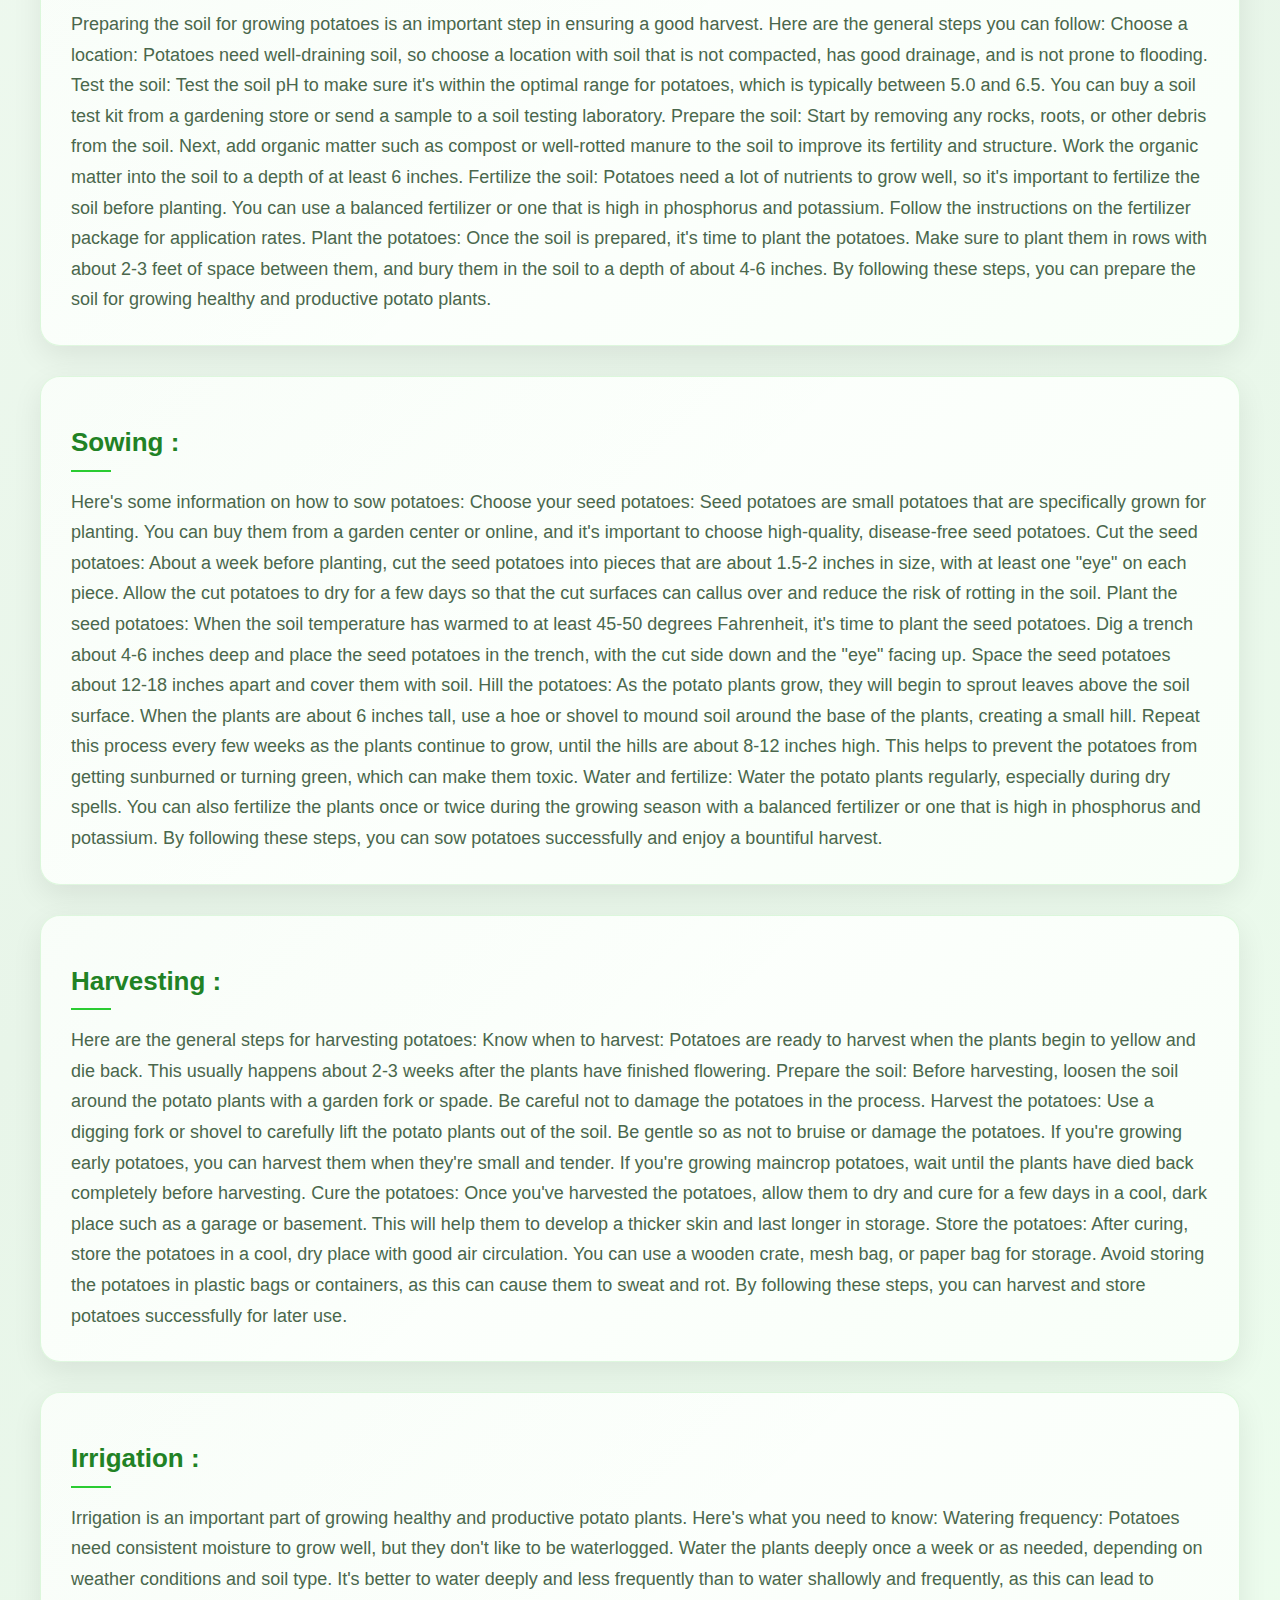
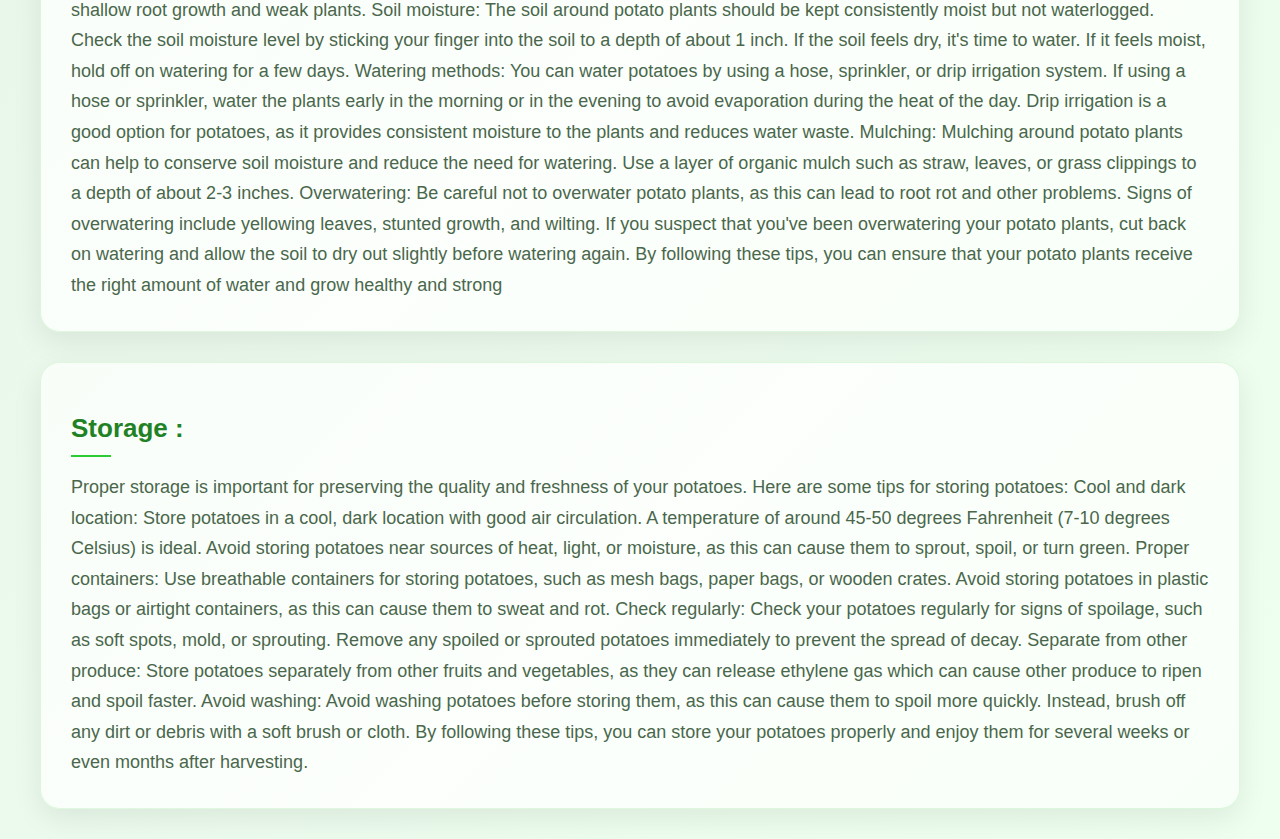
<file: Potatoes.html>
<!DOCTYPE html>
<html lang="en">

<head>
    <meta charset="UTF-8">
    <meta http-equiv="X-UA-Compatible" content="IE=edge">
    <meta name="viewport" content="width=device-width, initial-scale=1.0">
    <title>Potatoes</title>
    <link href="Main.css" rel="stylesheet">
</head>

<body>
    <div class="Freeze">
        <div class="nav">
            <ul>
                <li><a style="text-decoration: none" href="try.html">Back</a></li>
                <li><a style="text-decoration: none" href="Wheat.html"> Wheat</a></li>
                <li><a style="text-decoration: none" href="Rice.html"> Rice</a></li>
                <li><a style="text-decoration: none" href="Jowar.html"> Jowar</a></li>
                <li><a style="text-decoration: none" href="Turmeric.html"> Turmeric</a></li>
                <li><a style="text-decoration: none" href="Potatoes.html"> Potatoes</a></li>

            </ul>
        </div>
        <div class="tips">
            <h1>Cultivation Tips for Potatoes : </h1>
        </div>
        <div class="All">
            <div class="box">
                <p class="heading"><a href="#1" style="color:green; text-decoration:none">Soil Preparation</a></p>
                <img src="images/soil_preparation.jpeg"
"
                    alt="Soil Preparation" width="300px" height="150px">
                <p class="texting">We are known for our ability to handle every last detail of our customers supply
                    chain
                    needs.Dawndeal takes care of all your logistics.</p>
            </div>
            <div class="box">
                <p class="heading"><a href="#2" style="color:green; text-decoration:none">Sowing</a></p>
                <img src="images/12.jpg" alt="Sowing"
                    width="300px" height="150px">
                <p class="texting">We offer direct full-load or part-load haulage to any location and from any
                    location in Nigeria.</p>
            </div>
            <div class="box">
                <p class="heading"><a href="#3" style="color:green; text-decoration:none">Harvesting</a></p>
                <img src="images/9.jpg"
                    alt="Harvesting" width="300px" height="150px">
                <p class="texting">Our Strategy is offering best-fit- sourcing and export solution by closely working
                    with
                    the market we serve.</p>
            </div>
            <div class="box">
                <p class="heading"><a href="#4" style="color:green; text-decoration:none">Irrigation</a></p>
                <img src="images/7.jpg"
                    alt="Irrigation" width="300px" height="150px">
                <p class="texting">We build resourceful partnerships agile enough to move with you, whether you’re an
                    international corporation or a small startup.</p>
            </div>
            <div class="box">
                <p class="heading"><a href="#5" style="color:green; text-decoration:none">Storage</a></p>
                <img src="images/11.jpg" alt="Storage"
                    width="300px" height="150px">
                <p class="texting">Proper storage space has to be arranged. Inadequate storage space and improper
                    storage
                    methods can lead to a huge grain loss.</p>
            </div>
        </div>
        
        <div class="def" id="1">
            <h3>Soil Preparation : </h3>
            <p class="gf">Preparing the soil for growing potatoes is an important step in ensuring a good harvest. Here are the general steps you can follow:

                Choose a location: Potatoes need well-draining soil, so choose a location with soil that is not compacted, has good drainage, and is not prone to flooding.
                
                Test the soil: Test the soil pH to make sure it's within the optimal range for potatoes, which is typically between 5.0 and 6.5. You can buy a soil test kit from a gardening store or send a sample to a soil testing laboratory.
                
                Prepare the soil: Start by removing any rocks, roots, or other debris from the soil. Next, add organic matter such as compost or well-rotted manure to the soil to improve its fertility and structure. Work the organic matter into the soil to a depth of at least 6 inches.
                
                Fertilize the soil: Potatoes need a lot of nutrients to grow well, so it's important to fertilize the soil before planting. You can use a balanced fertilizer or one that is high in phosphorus and potassium. Follow the instructions on the fertilizer package for application rates.
                
                Plant the potatoes: Once the soil is prepared, it's time to plant the potatoes. Make sure to plant them in rows with about 2-3 feet of space between them, and bury them in the soil to a depth of about 4-6 inches.
                
                By following these steps, you can prepare the soil for growing healthy and productive potato plants.
            </p>
        </div>

        <div class="def" id="2">
              <h3>Sowing : </h3>
              <p class="gf">Here's some information on how to sow potatoes:

                Choose your seed potatoes: Seed potatoes are small potatoes that are specifically grown for planting. You can buy them from a garden center or online, and it's important to choose high-quality, disease-free seed potatoes.
                
                Cut the seed potatoes: About a week before planting, cut the seed potatoes into pieces that are about 1.5-2 inches in size, with at least one "eye" on each piece. Allow the cut potatoes to dry for a few days so that the cut surfaces can callus over and reduce the risk of rotting in the soil.
                
                Plant the seed potatoes: When the soil temperature has warmed to at least 45-50 degrees Fahrenheit, it's time to plant the seed potatoes. Dig a trench about 4-6 inches deep and place the seed potatoes in the trench, with the cut side down and the "eye" facing up. Space the seed potatoes about 12-18 inches apart and cover them with soil.
                
                Hill the potatoes: As the potato plants grow, they will begin to sprout leaves above the soil surface. When the plants are about 6 inches tall, use a hoe or shovel to mound soil around the base of the plants, creating a small hill. Repeat this process every few weeks as the plants continue to grow, until the hills are about 8-12 inches high. This helps to prevent the potatoes from getting sunburned or turning green, which can make them toxic.
                
                Water and fertilize: Water the potato plants regularly, especially during dry spells. You can also fertilize the plants once or twice during the growing season with a balanced fertilizer or one that is high in phosphorus and potassium.
                
                By following these steps, you can sow potatoes successfully and enjoy a bountiful harvest.
            </p>
        </div>

        <div class="def" id="3">
              <h3>Harvesting : </h3>
              <p class="gf">Here are the general steps for harvesting potatoes:

                Know when to harvest: Potatoes are ready to harvest when the plants begin to yellow and die back. This usually happens about 2-3 weeks after the plants have finished flowering.
                
                Prepare the soil: Before harvesting, loosen the soil around the potato plants with a garden fork or spade. Be careful not to damage the potatoes in the process.
                
                Harvest the potatoes: Use a digging fork or shovel to carefully lift the potato plants out of the soil. Be gentle so as not to bruise or damage the potatoes. If you're growing early potatoes, you can harvest them when they're small and tender. If you're growing maincrop potatoes, wait until the plants have died back completely before harvesting.
                
                Cure the potatoes: Once you've harvested the potatoes, allow them to dry and cure for a few days in a cool, dark place such as a garage or basement. This will help them to develop a thicker skin and last longer in storage.
                
                Store the potatoes: After curing, store the potatoes in a cool, dry place with good air circulation. You can use a wooden crate, mesh bag, or paper bag for storage. Avoid storing the potatoes in plastic bags or containers, as this can cause them to sweat and rot.
                
                By following these steps, you can harvest and store potatoes successfully for later use.                
            </p>
        </div>

        <div class="def" id="4">
              <h3>Irrigation : </h3>
              <p class="gf"> Irrigation is an important part of growing healthy and productive potato plants. Here's what you need to know:

                Watering frequency: Potatoes need consistent moisture to grow well, but they don't like to be waterlogged. Water the plants deeply once a week or as needed, depending on weather conditions and soil type. It's better to water deeply and less frequently than to water shallowly and frequently, as this can lead to shallow root growth and weak plants.
                
                Soil moisture: The soil around potato plants should be kept consistently moist but not waterlogged. Check the soil moisture level by sticking your finger into the soil to a depth of about 1 inch. If the soil feels dry, it's time to water. If it feels moist, hold off on watering for a few days.
                
                Watering methods: You can water potatoes by using a hose, sprinkler, or drip irrigation system. If using a hose or sprinkler, water the plants early in the morning or in the evening to avoid evaporation during the heat of the day. Drip irrigation is a good option for potatoes, as it provides consistent moisture to the plants and reduces water waste.
                
                Mulching: Mulching around potato plants can help to conserve soil moisture and reduce the need for watering. Use a layer of organic mulch such as straw, leaves, or grass clippings to a depth of about 2-3 inches.
                
                Overwatering: Be careful not to overwater potato plants, as this can lead to root rot and other problems. Signs of overwatering include yellowing leaves, stunted growth, and wilting. If you suspect that you've been overwatering your potato plants, cut back on watering and allow the soil to dry out slightly before watering again.
                
                By following these tips, you can ensure that your potato plants receive the right amount of water and grow healthy and strong
            </p>
        </div>

        <div class="def" id="5">
              <h3>Storage : </h3>
              <p class="gf"> Proper storage is important for preserving the quality and freshness of your potatoes. Here are some tips for storing potatoes:

                Cool and dark location: Store potatoes in a cool, dark location with good air circulation. A temperature of around 45-50 degrees Fahrenheit (7-10 degrees Celsius) is ideal. Avoid storing potatoes near sources of heat, light, or moisture, as this can cause them to sprout, spoil, or turn green.
                
                Proper containers: Use breathable containers for storing potatoes, such as mesh bags, paper bags, or wooden crates. Avoid storing potatoes in plastic bags or airtight containers, as this can cause them to sweat and rot.
                
                Check regularly: Check your potatoes regularly for signs of spoilage, such as soft spots, mold, or sprouting. Remove any spoiled or sprouted potatoes immediately to prevent the spread of decay.
                
                Separate from other produce: Store potatoes separately from other fruits and vegetables, as they can release ethylene gas which can cause other produce to ripen and spoil faster.
                
                Avoid washing: Avoid washing potatoes before storing them, as this can cause them to spoil more quickly. Instead, brush off any dirt or debris with a soft brush or cloth.
                
                By following these tips, you can store your potatoes properly and enjoy them for several weeks or even months after harvesting.</p>
        </div>



    </div>
</body>

</html>
</file>
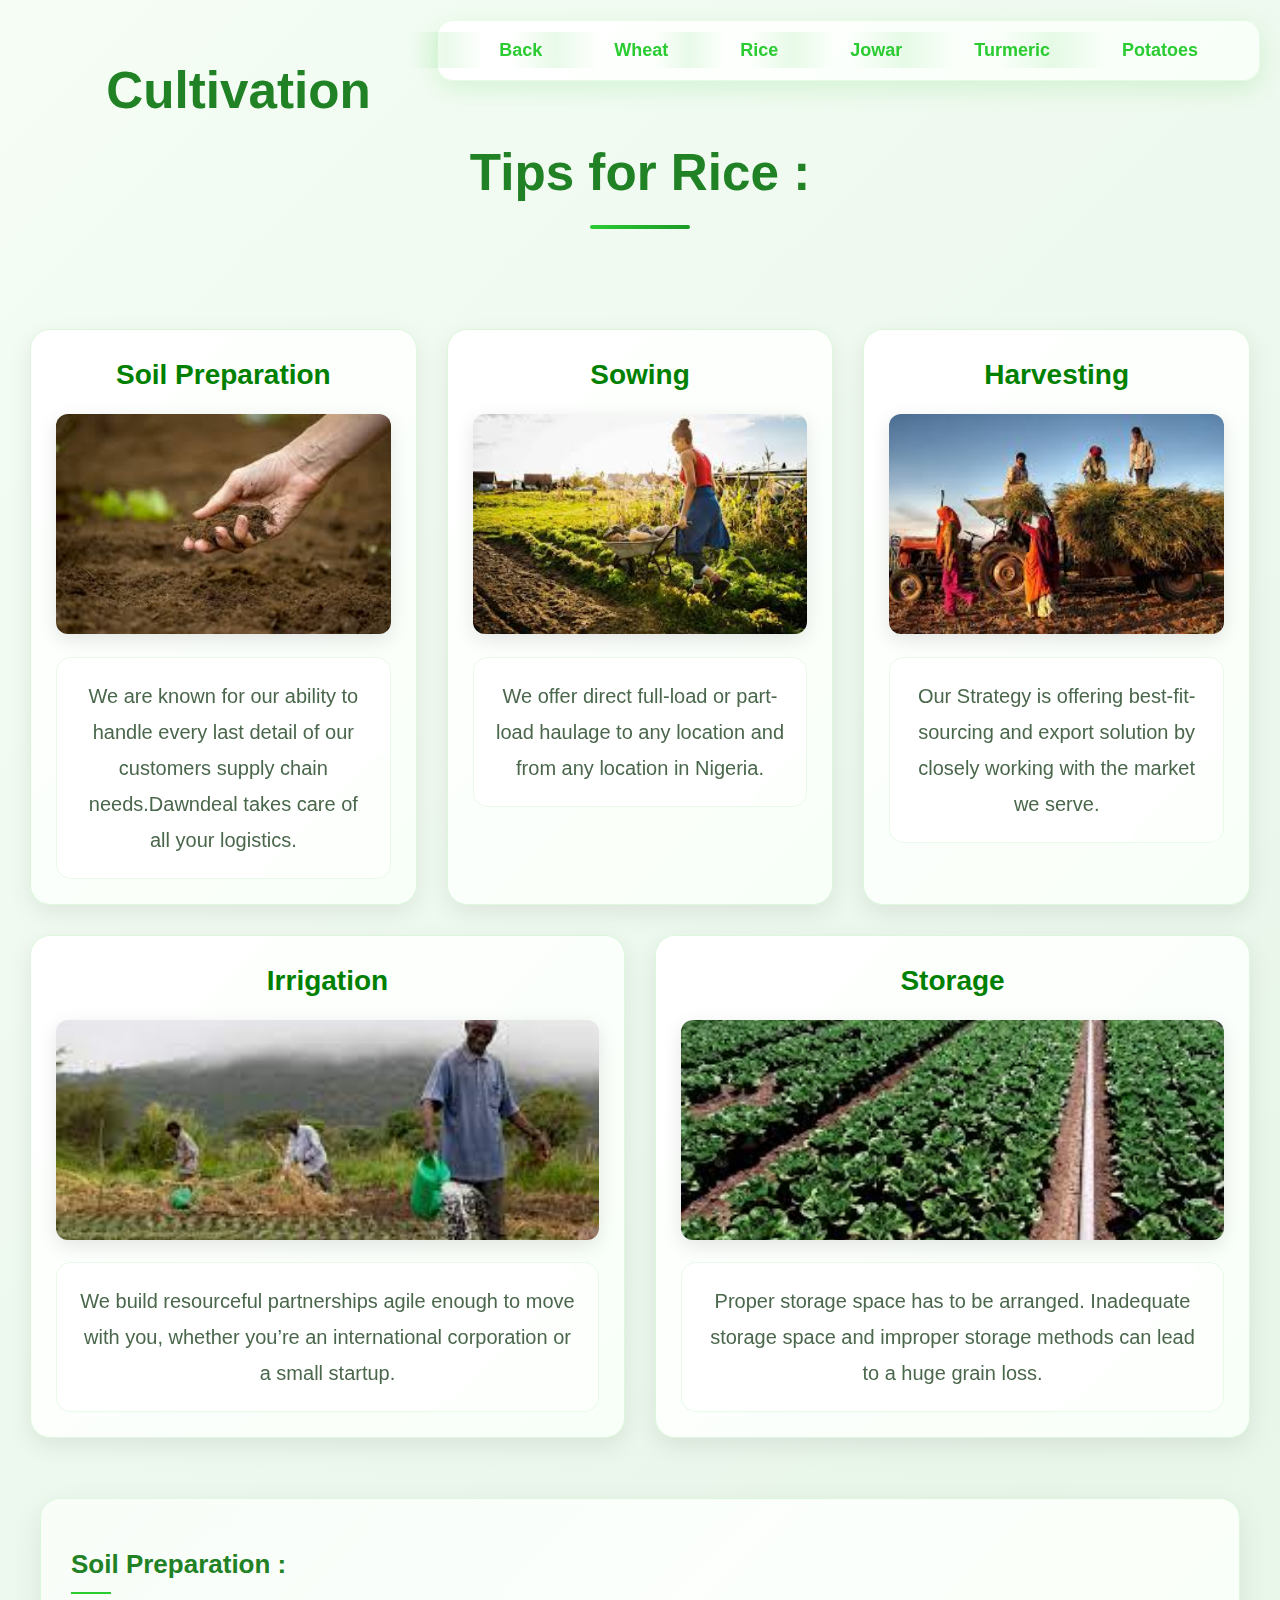
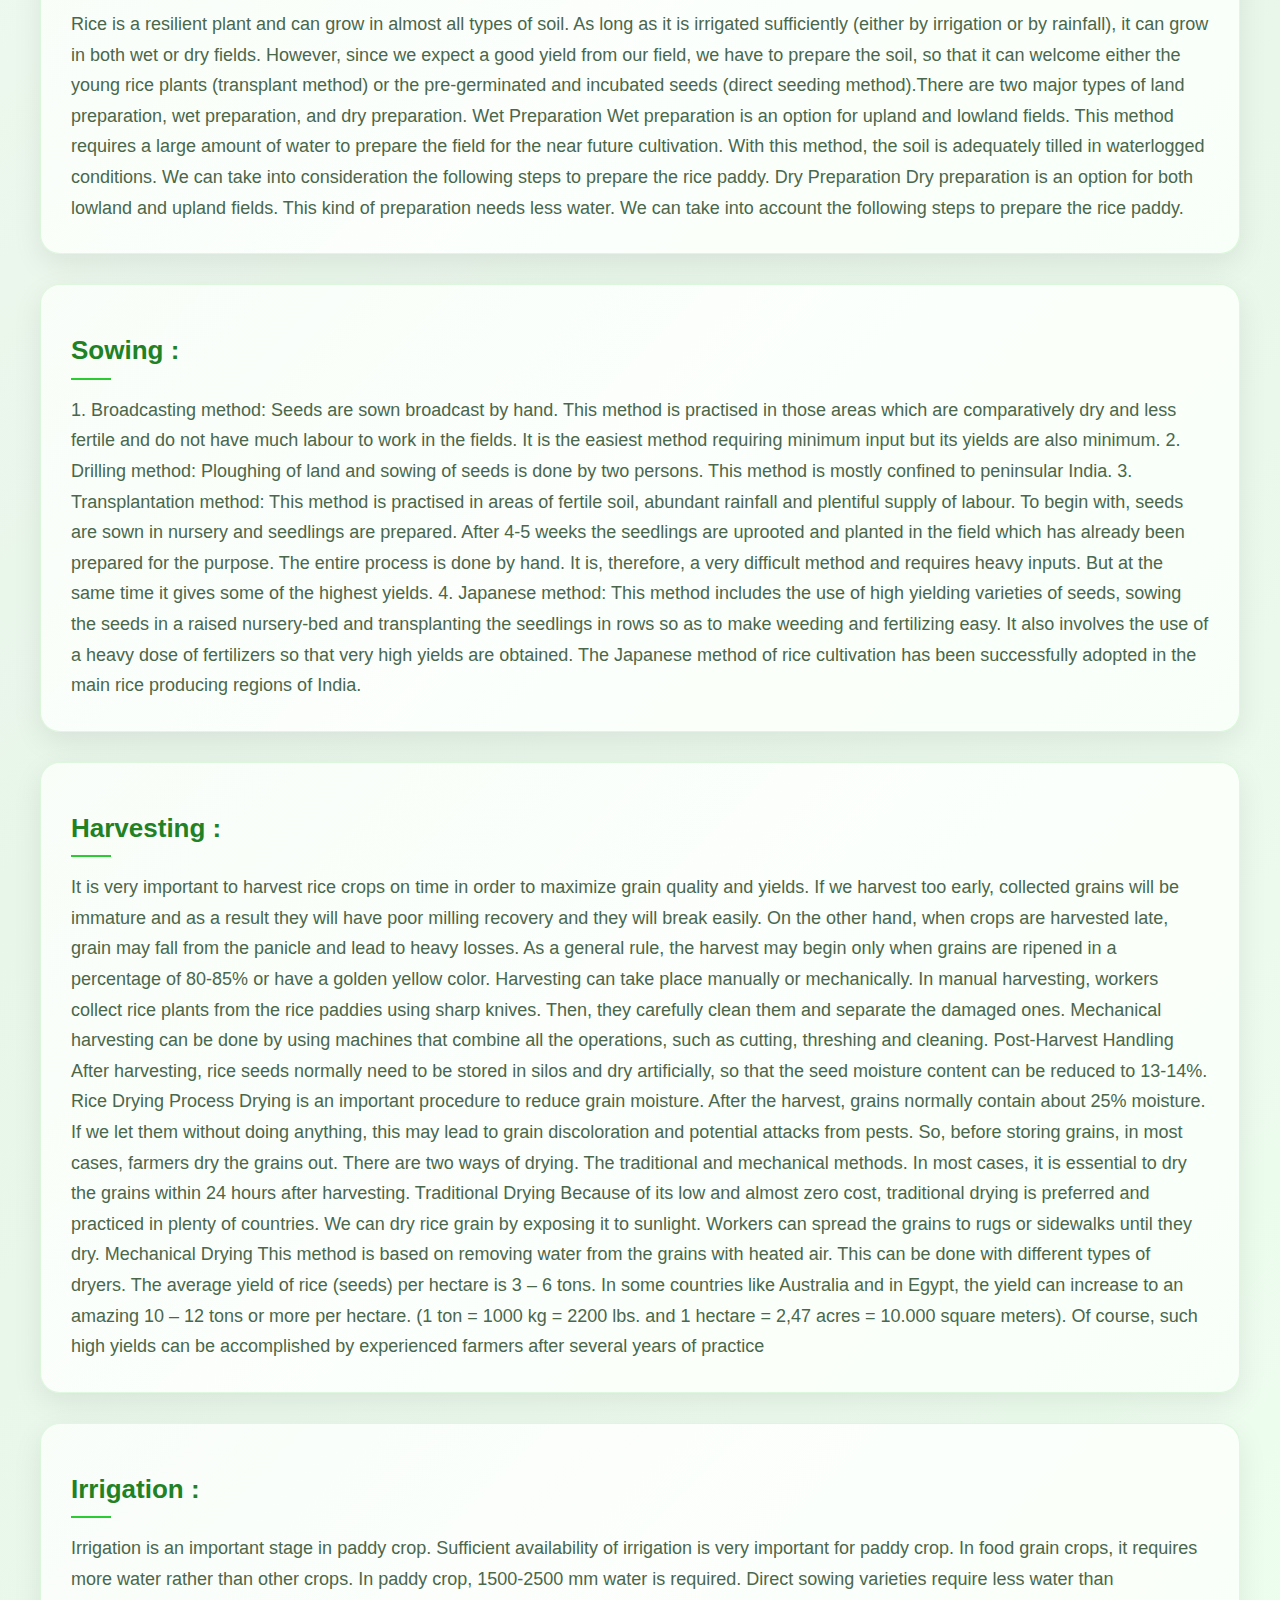
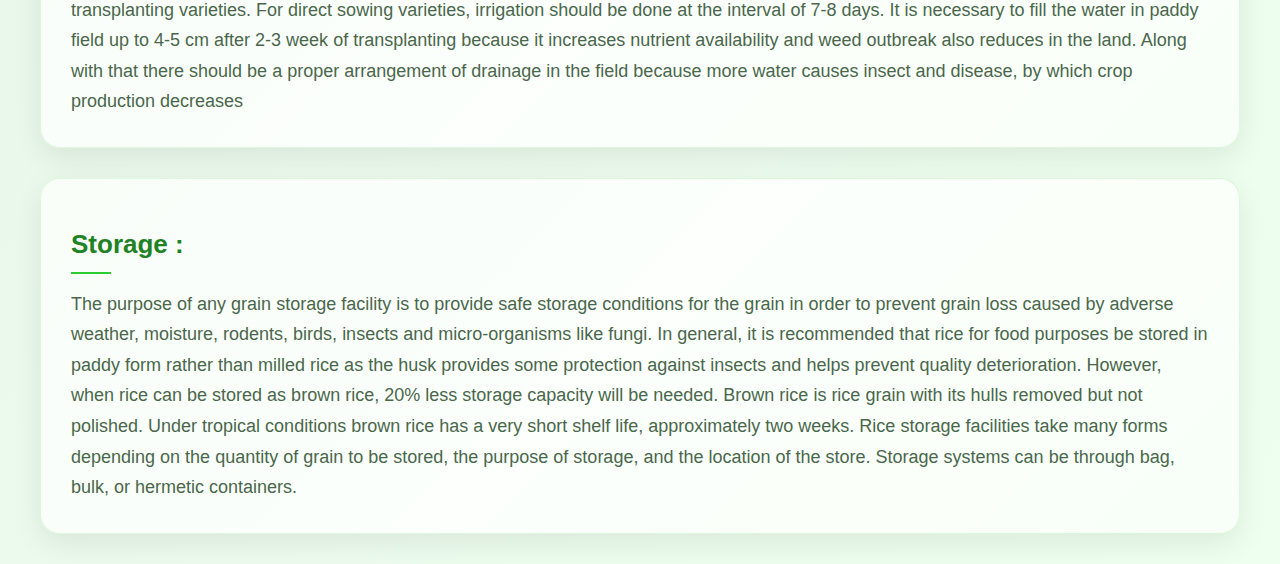
<file: Rice.html>
<!DOCTYPE html>
<html lang="en">

<head>
    <meta charset="UTF-8">
    <meta http-equiv="X-UA-Compatible" content="IE=edge">
    <meta name="viewport" content="width=device-width, initial-scale=1.0">
    <title>Rice</title>
    <link href="Main.css" rel="stylesheet">
</head>

<body>
    <div class="Freeze">
        <div class="nav">
            <ul>
                <li><a style="text-decoration: none" href="try.html">Back</a></li>
                <li><a style="text-decoration: none" href="Wheat.html"> Wheat</a></li>
                <li><a style="text-decoration: none" href="Rice.html"> Rice</a></li>
                <li><a style="text-decoration: none" href="Jowar.html"> Jowar</a></li>
                <li><a style="text-decoration: none" href="Turmeric.html"> Turmeric</a></li>
                <li><a style="text-decoration: none" href="Potatoes.html"> Potatoes</a></li>
            </ul>
        </div>
        <div class="tips">
            <h1>Cultivation Tips for Rice : </h1>
        </div>
        <div class="All">
            <div class="box">
                <p class="heading"><a href="#1" style="color:green; text-decoration:none">Soil Preparation</a></p>
                <img src="images/soil_preparation.jpeg"
                    alt="Soil Preparation" width="300px" height="150px">
                <p class="texting">We are known for our ability to handle every last detail of our customers supply
                    chain
                    needs.Dawndeal takes care of all your logistics.</p>
            </div>
            <div class="box">
                <p class="heading"><a href="#2" style="color:green; text-decoration:none">Sowing</a></p>
                <img src="images/12.jpg" alt="Sowing"
                    width="300px" height="150px">
                <p class="texting">We offer direct full-load or part-load haulage to any location and from any
                    location in Nigeria.</p>
            </div>
            <div class="box">
                <p class="heading"><a href="#3" style="color:green; text-decoration:none">Harvesting</a></p>
                <img src="images/9.jpg"
                    alt="Harvesting" width="300px" height="150px">
                <p class="texting">Our Strategy is offering best-fit- sourcing and export solution by closely working
                    with
                    the market we serve.</p>
            </div>
            <div class="box">
                <p class="heading"><a href="#4" style="color:green; text-decoration: none">Irrigation</a></p>
                <img src="images/7.jpg"
                    alt="Irrigation" width="300px" height="150px">
                <p class="texting">We build resourceful partnerships agile enough to move with you, whether you’re an
                    international corporation or a small startup.</p>
            </div>
            <div class="box">
                <p class="heading"><a href="#5" style="color:green; text-decoration: none">Storage</a></p>
                <img src="images/11.jpg" alt="Storage"
                    width="300px" height="150px">
                <p class="texting">Proper storage space has to be arranged. Inadequate storage space and improper
                    storage
                    methods can lead to a huge grain loss.</p>
            </div>
        </div>
        
        <div class="def" id="1">
            <h3>Soil Preparation : </h3>
            <p class="gf">Rice is a resilient plant and can grow in almost all types of soil. As long as it is irrigated sufficiently
                (either by irrigation or by rainfall), it can grow in both wet or dry fields. However, since we expect a good
                yield from our field, we have to prepare the soil, so that it can welcome either the young rice plants
                (transplant method) or the pre-germinated and incubated seeds (direct seeding method).There are two major types
                of land preparation, wet preparation, and dry preparation.
        
                Wet Preparation
        
                Wet preparation is an option for upland and lowland fields. This method requires a large amount of water to
                prepare the field for the near future cultivation. With this method, the soil is adequately tilled in
                waterlogged conditions. We can take into consideration the following steps to prepare the rice paddy.
        
                Dry Preparation
        
                Dry preparation is an option for both lowland and upland fields. This kind of preparation needs less water. We
                can take into account the following steps to prepare the rice paddy.</p>
        </div>

        <div class="def" id="2">
              <h3>Sowing : </h3>
              <p class="gf">1. Broadcasting method:
                Seeds are sown broadcast by hand. This method is practised in those areas which are comparatively dry and less fertile and do not have much labour to work in the fields. It is the easiest method requiring minimum input but its yields are also minimum.
                
                2. Drilling method:
                Ploughing of land and sowing of seeds is done by two persons. This method is mostly confined to peninsular India.
                
                3. Transplantation method:
                This method is practised in areas of fertile soil, abundant rainfall and plentiful supply of labour. To begin with, seeds are sown in nursery and seedlings are prepared. After 4-5 weeks the seedlings are uprooted and planted in the field which has already been prepared for the purpose. The entire process is done by hand. It is, therefore, a very difficult method and requires heavy inputs. But at the same time it gives some of the highest yields.
        
                4. Japanese method:
                This method includes the use of high yielding varieties of seeds, sowing the seeds in a raised nursery-bed and transplanting the seedlings in rows so as to make weeding and fertilizing easy. It also involves the use of a heavy dose of fertilizers so that very high yields are obtained. The Japanese method of rice cultivation has been successfully adopted in the main rice producing regions of India.    
            </p>
        </div>

        <div class="def" id="3">
              <h3>Harvesting : </h3>
              <p class="gf">It is very important to harvest rice crops on time in order to maximize grain quality and yields. If we harvest
                too early, collected grains will be immature and as a result they will have poor milling recovery and they will
                break easily. On the other hand, when crops are harvested late, grain may fall from the panicle and lead to
                heavy losses. As a general rule, the harvest may begin only when grains are ripened in a percentage of 80-85% or
                have a golden yellow color.
        
                Harvesting can take place manually or mechanically. In manual harvesting, workers collect rice plants from the
                rice paddies using sharp knives. Then, they carefully clean them and separate the damaged ones. Mechanical
                harvesting can be done by using machines that combine all the operations, such as cutting, threshing and
                cleaning.
        
                Post-Harvest Handling
        
                After harvesting, rice seeds normally need to be stored in silos and dry artificially, so that the seed moisture
                content can be reduced to 13-14%.
        
                Rice Drying Process
        
                Drying is an important procedure to reduce grain moisture. After the harvest, grains normally contain about 25%
                moisture. If we let them without doing anything, this may lead to grain discoloration and potential attacks from
                pests. So, before storing grains, in most cases, farmers dry the grains out. There are two ways of drying. The
                traditional and mechanical methods. In most cases, it is essential to dry the grains within 24 hours after
                harvesting.
        
                Traditional Drying
        
                Because of its low and almost zero cost, traditional drying is preferred and practiced in plenty of countries.
                We can dry rice grain by exposing it to sunlight. Workers can spread the grains to rugs or sidewalks until they
                dry.
        
                Mechanical Drying
        
                This method is based on removing water from the grains with heated air. This can be done with different types of
                dryers.
        
                The average yield of rice (seeds) per hectare is 3 – 6 tons. In some countries like Australia and in Egypt, the
                yield can increase to an amazing 10 – 12 tons or more per hectare. (1 ton = 1000 kg = 2200 lbs. and 1 hectare =
                2,47 acres = 10.000 square meters). Of course, such high yields can be accomplished by experienced farmers after
                several years of practice</p>
        </div>

        <div class="def" id="4">
              <h3>Irrigation : </h3>
              <p class="gf">Irrigation is an important stage in paddy crop. Sufficient availability of irrigation is very important for paddy
                crop. In food grain crops, it requires more water rather than other crops. In paddy crop, 1500-2500 mm water is
                required.
        
                Direct sowing varieties require less water than transplanting varieties. For direct sowing varieties, irrigation
                should be done at the interval of 7-8 days.
        
                It is necessary to fill the water in paddy field up to 4-5 cm after 2-3 week of transplanting because it
                increases nutrient availability and weed outbreak also reduces in the land. Along with that there should be a
                proper arrangement of drainage in the field because more water causes insect and disease, by which crop
                production decreases</p>
        </div>

        <div class="def" id="5">
              <h3>Storage : </h3>
              <p class="gf">The purpose of any grain storage facility is to provide safe storage conditions for the grain in order to prevent grain loss caused by adverse weather, moisture, rodents, birds, insects and micro-organisms like fungi.

                In general, it is recommended that rice for food purposes be stored in paddy form rather than milled rice as the husk provides some protection against insects and helps prevent quality deterioration.
                
                However, when rice can be stored as brown rice, 20% less storage capacity will be needed. Brown rice is rice grain with its hulls removed but not polished. Under tropical conditions brown rice has a very short shelf life, approximately two weeks.
                Rice storage facilities take many forms depending on the quantity of grain to be stored, the purpose of storage, and the location of the store.
        
                Storage systems can be through bag, bulk, or hermetic containers.</p>
        </div>



    </div>
</body>

</html>
</file>
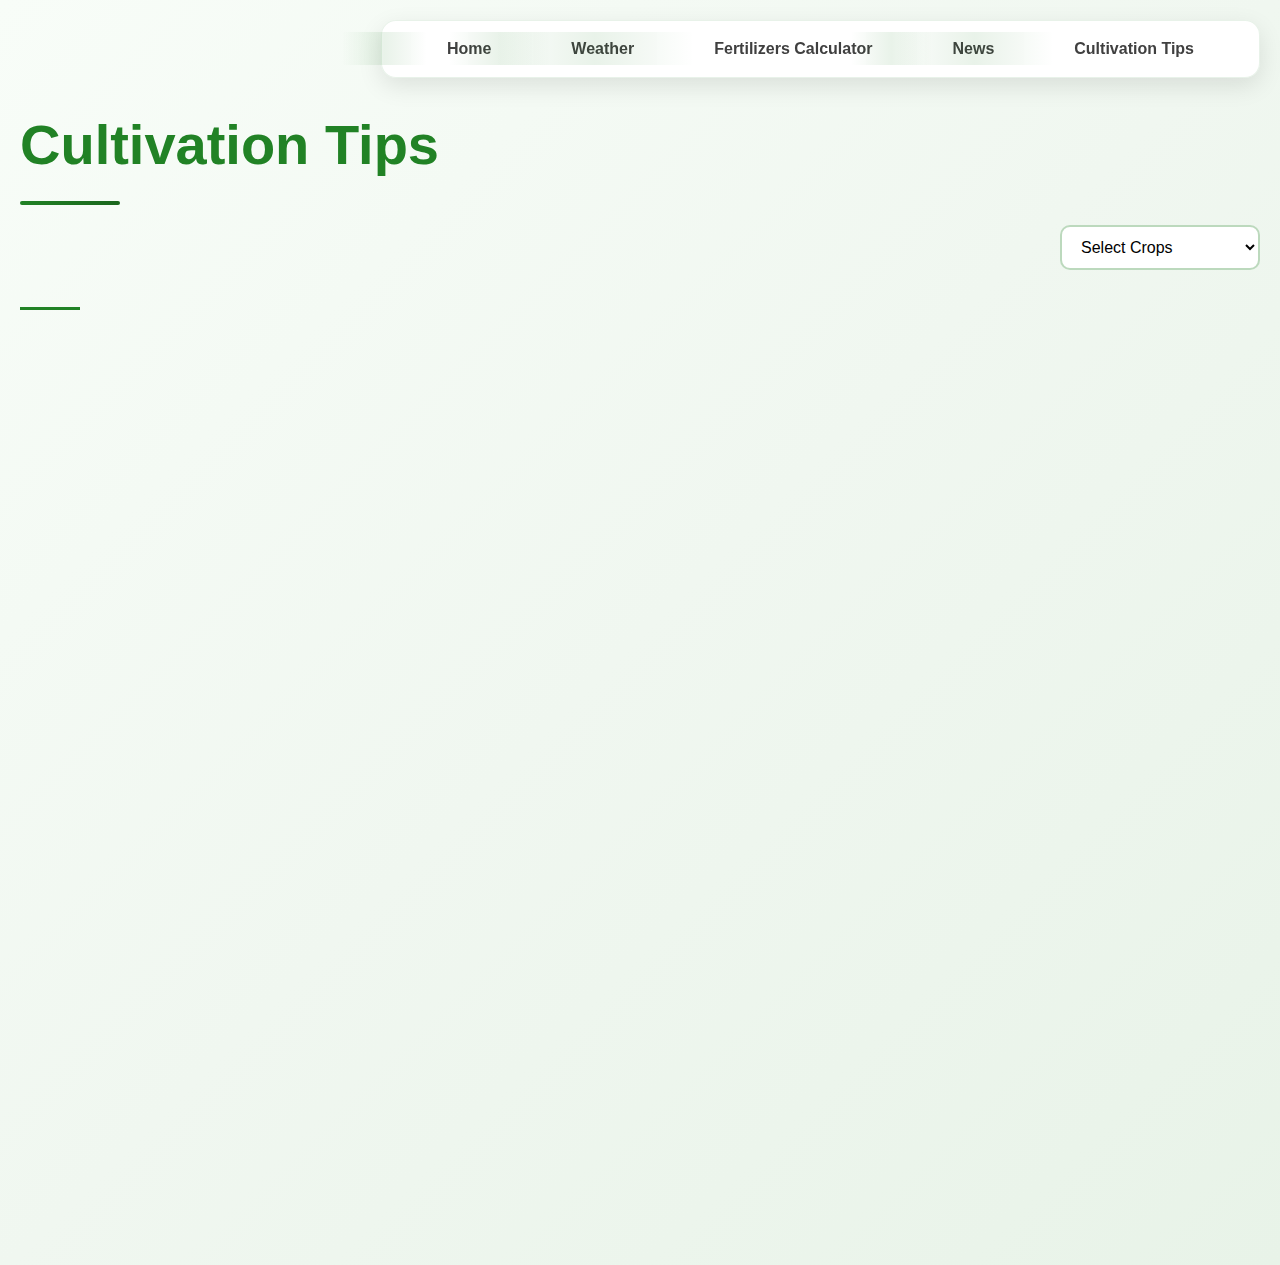
<file: try.html>
<!DOCTYPE html>
<html lang="en">

<head>
    <meta charset="UTF-8">
    <meta http-equiv="X-UA-Compatible" content="IE=edge">
    <meta name="viewport" content="width=device-width, initial-scale=1.0">
    <title>Cultivation Tips</title>
    <link rel="stylesheet" href="try.css">

    </link>
</head>

<body>

    <header>
        <ul class="navbar">
            <li><a href="index.html">Home</a></li>
            <li><a href="weather.html">Weather</a></li>
            <li><a href="Calculator.html">Fertilizers Calculator</a></li>
            <li><a href="news.html">News</a></li>
            <li><a href="try.html">Cultivation Tips</a></li>
            <!-- <li><a href="#">Prices</a></li> -->
        </ul>
    </header>


    <div class="mainsec">

        <h2>Cultivation Tips</h2>
        <form name="dropForm">
            <div class=" drop">
                <label for="a">
                    <select name="dropSelect" onClick="displayContent()" onClick="displayCO()" id="selection"
                        onchange="showDropInfo()">
                        <option disabled selected>Select Crops</option>
                        <option value="a">Wheat</option>
                        <option value="b">Rice</option>
                        <option value="c">Jowar</option>
                        <option value="d">Turmeric</option>
                        <option value="e">Potatoes</option>
                    </select>
                </label>
            </div>
            <h1 id="pT">
                </h1id>
            </h1>
        </form>
        <script>
            function showDropInfo() {
                var sT = dropForm.dropSelect;
                var pT = document.getElementById('pT');
                pT.innerHTML = (sT[sT.selectedIndex].text);
            }
            function displayContent() {
                var selectedOption = document.getElementById("selection").value;

                if (selectedOption == "a") {

                    document.getElementById("Common1").setAttribute("href", "/Wheat.html")
                    document.getElementById("Common2").setAttribute("href", "/Wheat.html")
                    document.getElementById("Common3").setAttribute("href", "/Wheat.html")
                    document.getElementById("Common4").setAttribute("href", "/Wheat.html")
                    document.getElementById("Common5").setAttribute("href", "/Wheat.html")

                } else if (selectedOption == "b") {

                    document.getElementById("Common1").setAttribute("href", "/Rice.html")
                    document.getElementById("Common2").setAttribute("href", "/Rice.html")
                    document.getElementById("Common3").setAttribute("href", "/Rice.html")
                    document.getElementById("Common4").setAttribute("href", "/Rice.html")
                    document.getElementById("Common5").setAttribute("href", "/Rice.html")
                } else if (selectedOption == "c") {

                    document.getElementById("Common1").setAttribute("href", "/Jowar.html")
                    document.getElementById("Common2").setAttribute("href", "/Jowar.html")
                    document.getElementById("Common3").setAttribute("href", "/Jowar.html")
                    document.getElementById("Common4").setAttribute("href", "/Jowar.html")
                    document.getElementById("Common5").setAttribute("href", "/Jowar.html")
                } else if (selectedOption == "d") {

                    document.getElementById("Common1").setAttribute("href", "/Turmeric.html")
                    document.getElementById("Common2").setAttribute("href", "/Turmeric.html")
                    document.getElementById("Common3").setAttribute("href", "/Turmeric.html")
                    document.getElementById("Common4").setAttribute("href", "/Turmeric.html")
                    document.getElementById("Common5").setAttribute("href", "/Turmeric.html")
                }
                else if (selectedOption == "e") {

                    document.getElementById("Common1").setAttribute("href", "/Potatoes.html")
                    document.getElementById("Common2").setAttribute("href", "/Potatoes.html")
                    document.getElementById("Common3").setAttribute("href", "/Potatoes.html")
                    document.getElementById("Common4").setAttribute("href", "/Potatoes.html")
                    document.getElementById("Common5").setAttribute("href", "/Potatoes.html")
                }
            }

        </script>

        <div class="All">
            <div class="box">

                <p class="heading"> <a id="Common1">Soil Preparation</a> </p>
                <img src="images/soil_preparation.jpeg"
                    alt="Soil Preparation" width="300px" height="150px">
                <p class="texting">We are known for our ability to handle every last detail of our customers supply
                    chain
                    needs.Dawndeal takes care of all your logistics.</p>
            </div>
            <div class="box">
                <p class="heading"><a id="Common2">Sowing</a></p>
                <img src="images/12.jpg" alt="Sowing"
                    width="300px" height="150px">
                <p class="texting">We offer direct full-load or part-load haulage to any location and from any
                    location in Nigeria.</p>
            </div>
            <div class="box">
                <p class="heading"><a id="Common3">Harvesting</a></p>
                <img src="images/9.jpg"
                    alt="Harvesting" width="300px" height="150px">
                <p class="texting">Our Strategy is offering best-fit- sourcing and export solution by closely working
                    with
                    the market we serve.</p>
            </div>
            <div class="box">
                <p class="heading"><a id="Common4">Irrigation</a></p>
                <img src="images/7.jpg"
                    alt="Irrigation" width="300px" height="150px">
                <p class="texting">We build resourceful partnerships agile enough to move with you, whether you’re an
                    international corporation or a small startup.</p>
            </div>
            <div class="box">
                <p class="heading"><a id="Common5">Storage</a></p>
                <img src="images/11.jpg" alt="Storage"
                    width="300px" height="150px">
                <p class="texting">Proper storage space has to be arranged. Inadequate storage space and improper
                    storage
                    methods can lead to a huge grain loss.</p>
            </div>
        </div>
    </div>

</body>

</html>
</file>
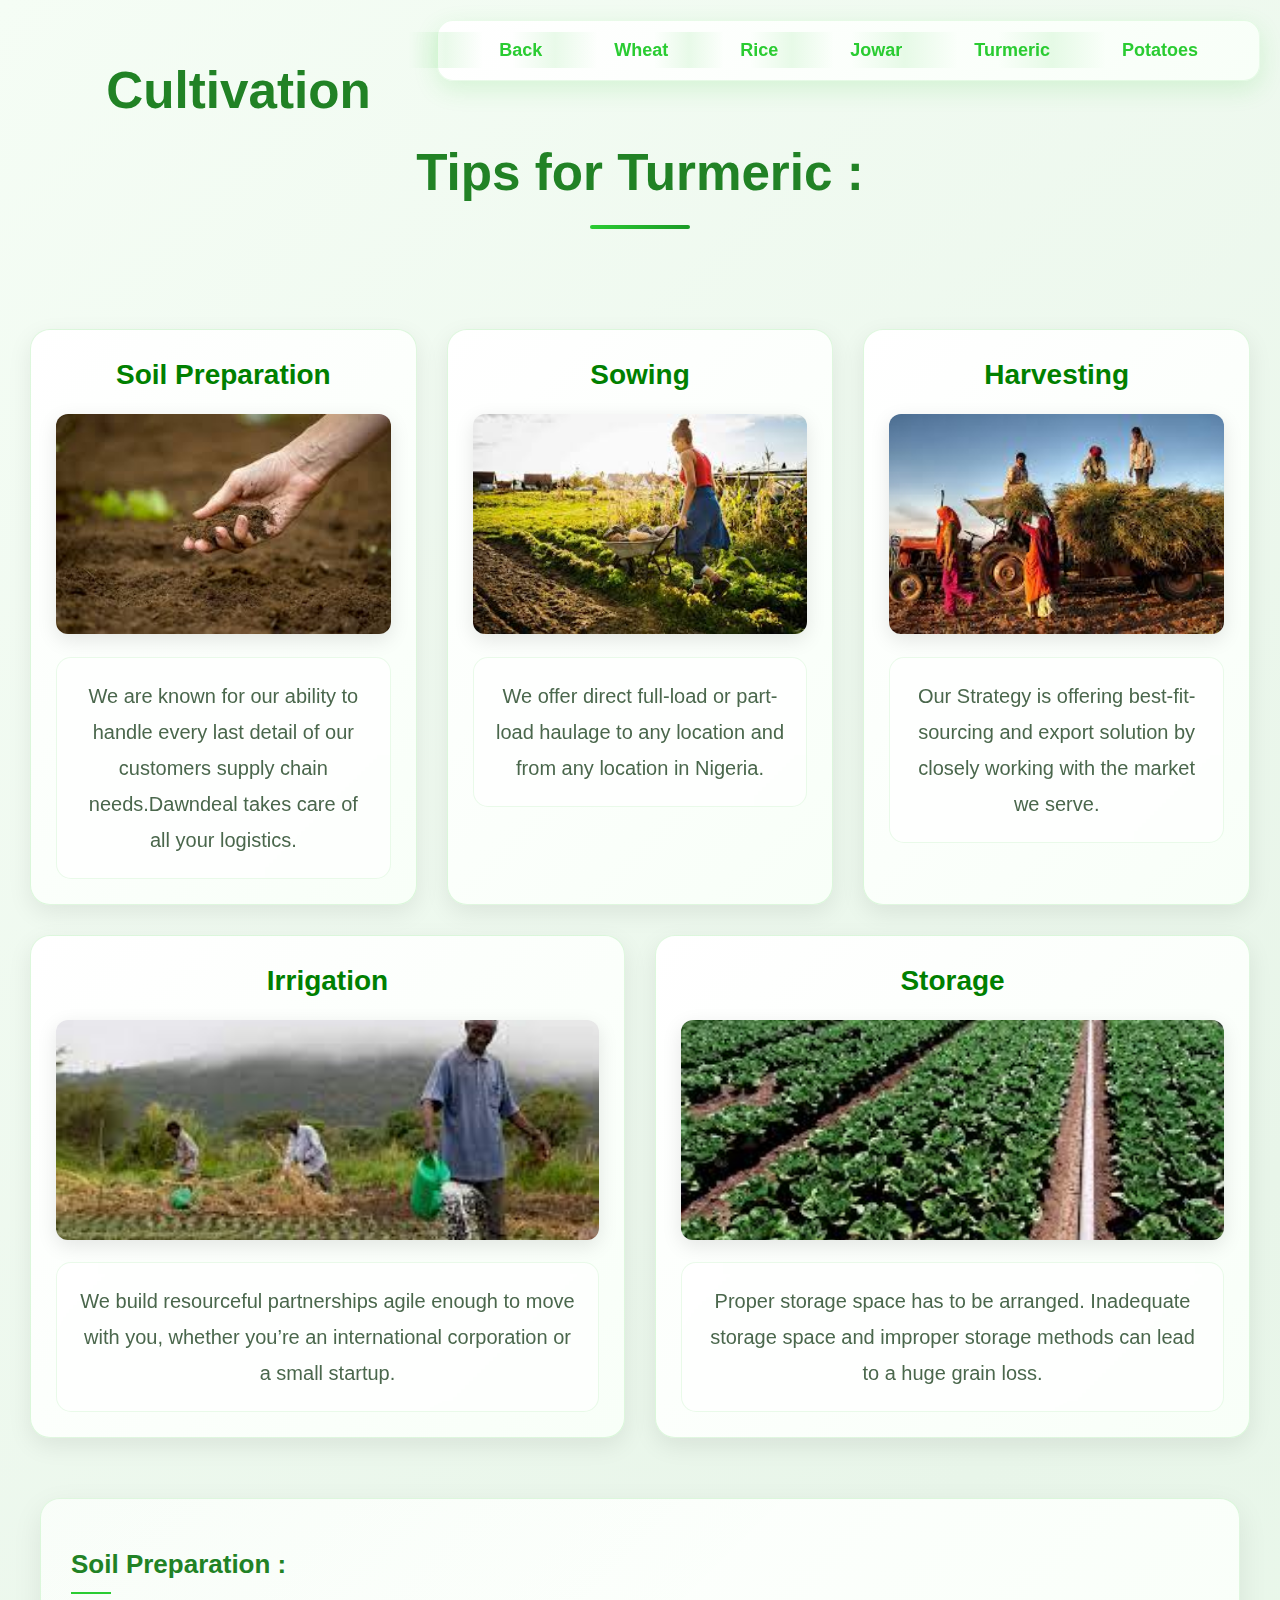
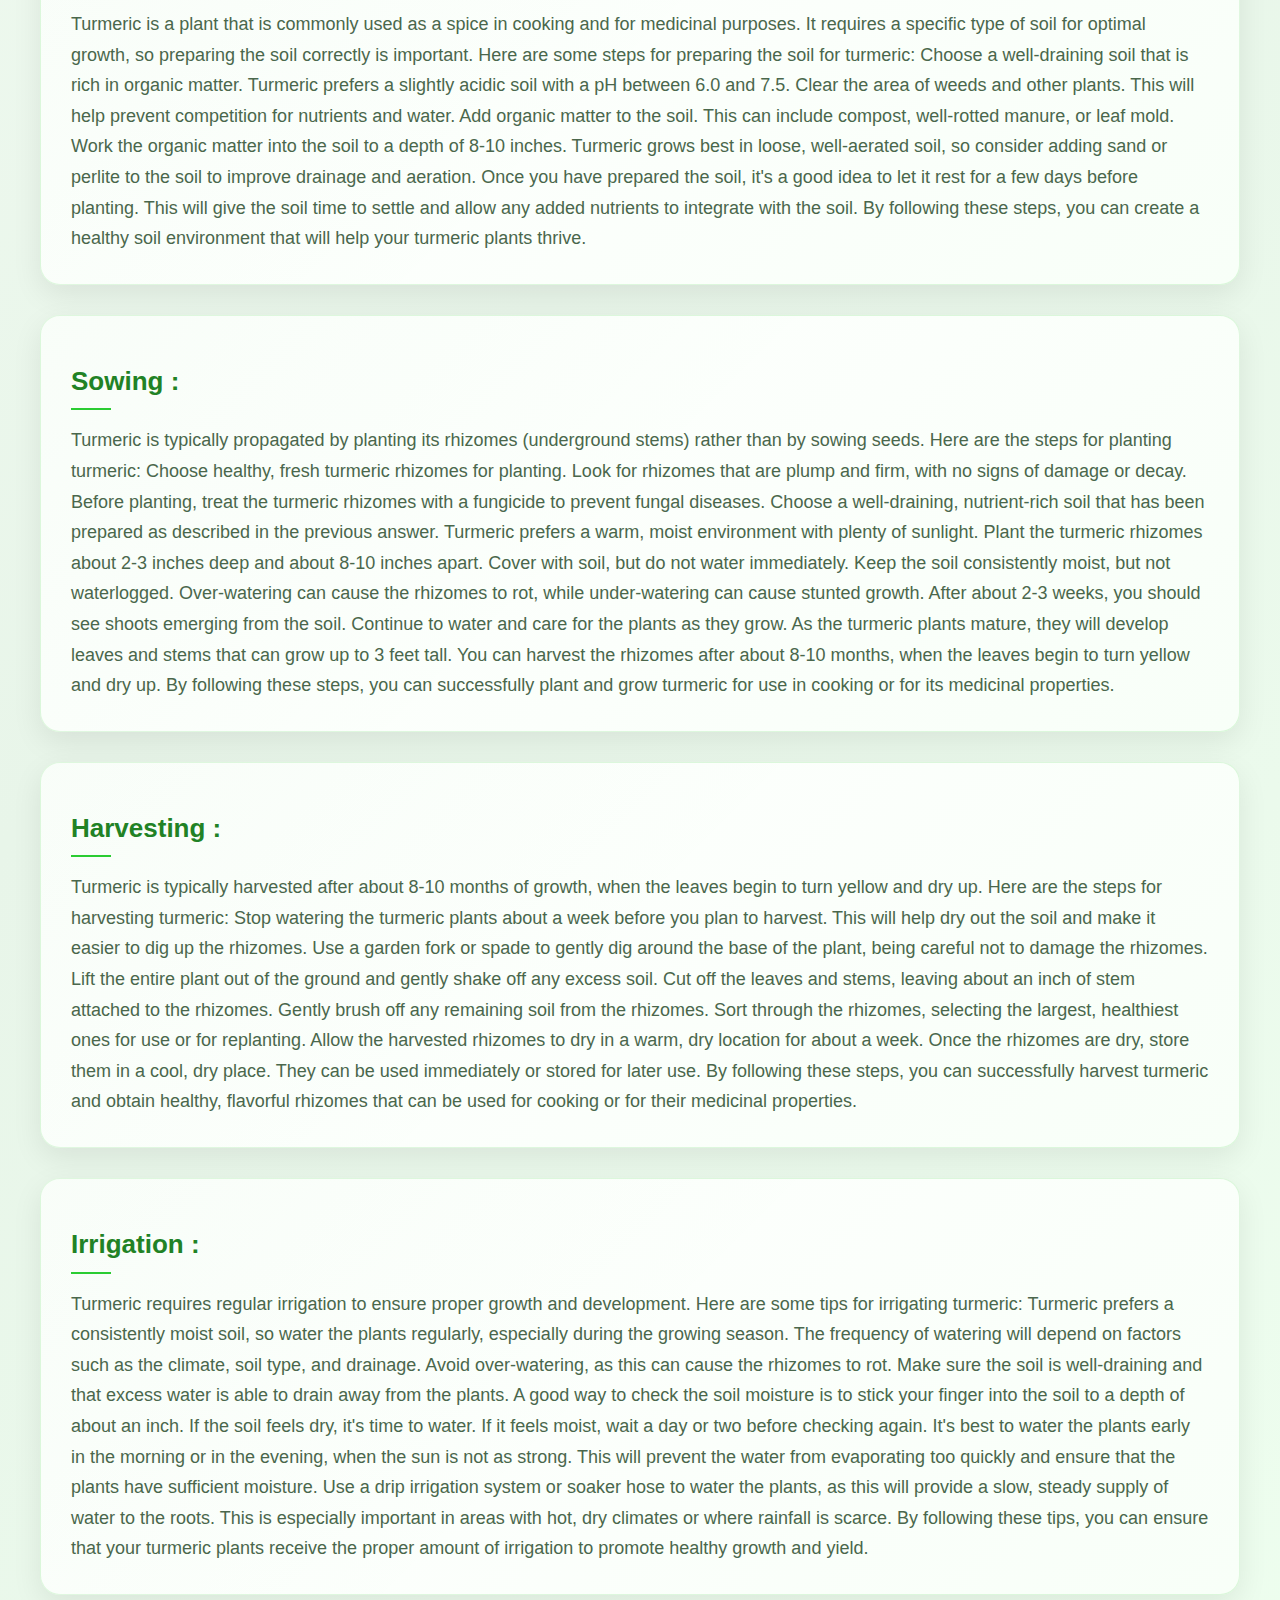
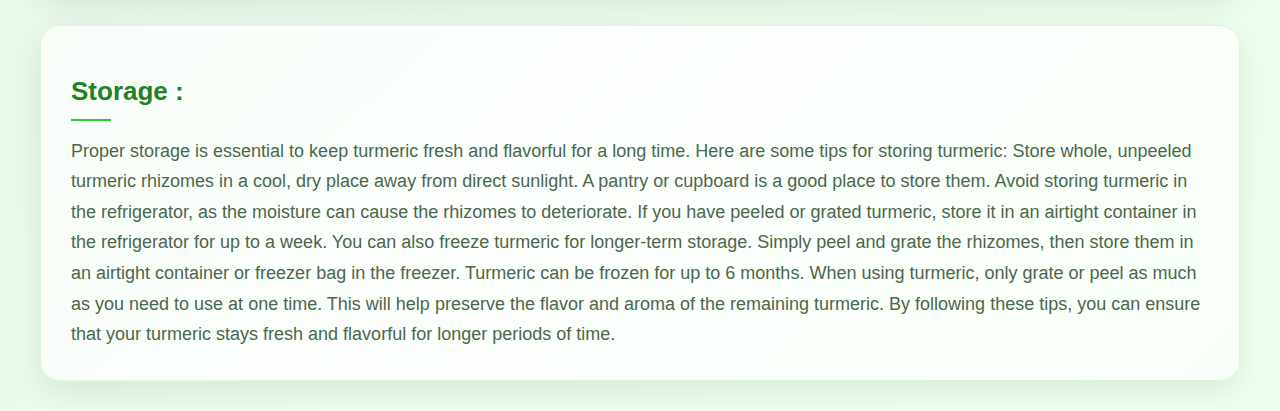
<file: Turmeric.html>
<!DOCTYPE html>
<html lang="en">

<head>
    <meta charset="UTF-8">
    <meta http-equiv="X-UA-Compatible" content="IE=edge">
    <meta name="viewport" content="width=device-width, initial-scale=1.0">
    <title>Turmeric</title>
    <link href="Main.css" rel="stylesheet">
</head>

<body>
    <div class="Freeze">
        <div class="nav">
            <ul>
                <li><a style="text-decoration: none" href="try.html">Back</a></li>
                <li><a style="text-decoration: none" href="Wheat.html"> Wheat</a></li>
                <li><a style="text-decoration: none" href="Rice.html"> Rice</a></li>
                <li><a style="text-decoration: none" href="Jowar.html"> Jowar</a></li>
                <li><a style="text-decoration: none" href="Turmeric.html"> Turmeric</a></li>
                <li><a style="text-decoration: none" href="Potatoes.html"> Potatoes</a></li>

            </ul>
        </div>
        <div class="tips">
            <h1>Cultivation Tips for Turmeric : </h1>
        </div>
        <div class="All">
            <div class="box">
                <p class="heading"><a href="#1" style="color:green; text-decoration: none">Soil Preparation</a></p>
                <img src="images/soil_preparation.jpeg"
                    alt="Soil Preparation" width="300px" height="150px">
                <p class="texting">We are known for our ability to handle every last detail of our customers supply
                    chain
                    needs.Dawndeal takes care of all your logistics.</p>
            </div>
            <div class="box">
                <p class="heading"><a href="#2" style="color:green; text-decoration: none">Sowing</a></p>
                <img src="images/12.jpg" alt="Sowing"
                    width="300px" height="150px">
                <p class="texting">We offer direct full-load or part-load haulage to any location and from any
                    location in Nigeria.</p>
            </div>
            <div class="box">
                <p class="heading"><a href="#3" style="color:green; text-decoration: none">Harvesting</a></p>
                <img src="images/9.jpg"
                    alt="Harvesting" width="300px" height="150px">
                <p class="texting">Our Strategy is offering best-fit- sourcing and export solution by closely working
                    with
                    the market we serve.</p>
            </div>
            <div class="box">
                <p class="heading"><a href="#4" style="color:green; text-decoration: none">Irrigation</a></p>
                <img src="images/7.jpg"
                    alt="Irrigation" width="300px" height="150px">
                <p class="texting">We build resourceful partnerships agile enough to move with you, whether you’re an
                    international corporation or a small startup.</p>
            </div>
            <div class="box">
                <p class="heading"><a href="#5" style="color:green; text-decoration: none">Storage</a></p>
                <img src="images/11.jpg" alt="Storage"
                    width="300px" height="150px">
                <p class="texting">Proper storage space has to be arranged. Inadequate storage space and improper
                    storage
                    methods can lead to a huge grain loss.</p>
            </div>
        </div>
        
        <div class="def" id="1">
            <h3>Soil Preparation : </h3>
            <p class="gf">Turmeric is a plant that is commonly used as a spice in cooking and for medicinal purposes. It requires a specific type of soil for optimal growth, so preparing the soil correctly is important. Here are some steps for preparing the soil for turmeric:

                Choose a well-draining soil that is rich in organic matter. Turmeric prefers a slightly acidic soil with a pH between 6.0 and 7.5.
                
                Clear the area of weeds and other plants. This will help prevent competition for nutrients and water.
                
                Add organic matter to the soil. This can include compost, well-rotted manure, or leaf mold. Work the organic matter into the soil to a depth of 8-10 inches.
                
                Turmeric grows best in loose, well-aerated soil, so consider adding sand or perlite to the soil to improve drainage and aeration.
                
                Once you have prepared the soil, it's a good idea to let it rest for a few days before planting. This will give the soil time to settle and allow any added nutrients to integrate with the soil.
                
                By following these steps, you can create a healthy soil environment that will help your turmeric plants thrive.
            </p>
        </div>

        <div class="def" id="2">
              <h3>Sowing : </h3>
              <p class="gf">Turmeric is typically propagated by planting its rhizomes (underground stems) rather than by sowing seeds. Here are the steps for planting turmeric:

                Choose healthy, fresh turmeric rhizomes for planting. Look for rhizomes that are plump and firm, with no signs of damage or decay.
                
                Before planting, treat the turmeric rhizomes with a fungicide to prevent fungal diseases.
                
                Choose a well-draining, nutrient-rich soil that has been prepared as described in the previous answer. Turmeric prefers a warm, moist environment with plenty of sunlight.
                
                Plant the turmeric rhizomes about 2-3 inches deep and about 8-10 inches apart. Cover with soil, but do not water immediately.
                
                Keep the soil consistently moist, but not waterlogged. Over-watering can cause the rhizomes to rot, while under-watering can cause stunted growth.
                
                After about 2-3 weeks, you should see shoots emerging from the soil. Continue to water and care for the plants as they grow.
                
                As the turmeric plants mature, they will develop leaves and stems that can grow up to 3 feet tall. You can harvest the rhizomes after about 8-10 months, when the leaves begin to turn yellow and dry up.
                
                By following these steps, you can successfully plant and grow turmeric for use in cooking or for its medicinal properties.                    
            </p>
        </div>

        <div class="def" id="3">
              <h3>Harvesting : </h3>
              <p class="gf">Turmeric is typically harvested after about 8-10 months of growth, when the leaves begin to turn yellow and dry up. Here are the steps for harvesting turmeric:

                Stop watering the turmeric plants about a week before you plan to harvest. This will help dry out the soil and make it easier to dig up the rhizomes.
                
                Use a garden fork or spade to gently dig around the base of the plant, being careful not to damage the rhizomes.
                
                Lift the entire plant out of the ground and gently shake off any excess soil.
                
                Cut off the leaves and stems, leaving about an inch of stem attached to the rhizomes.
                
                Gently brush off any remaining soil from the rhizomes.
                
                Sort through the rhizomes, selecting the largest, healthiest ones for use or for replanting.
                
                Allow the harvested rhizomes to dry in a warm, dry location for about a week.
                
                Once the rhizomes are dry, store them in a cool, dry place. They can be used immediately or stored for later use.
                
                By following these steps, you can successfully harvest turmeric and obtain healthy, flavorful rhizomes that can be used for cooking or for their medicinal properties.
            </p>
        </div>

        <div class="def" id="4">
              <h3>Irrigation : </h3>
              <p class="gf">Turmeric requires regular irrigation to ensure proper growth and development. Here are some tips for irrigating turmeric:

                Turmeric prefers a consistently moist soil, so water the plants regularly, especially during the growing season. The frequency of watering will depend on factors such as the climate, soil type, and drainage.
                
                Avoid over-watering, as this can cause the rhizomes to rot. Make sure the soil is well-draining and that excess water is able to drain away from the plants.
                
                A good way to check the soil moisture is to stick your finger into the soil to a depth of about an inch. If the soil feels dry, it's time to water. If it feels moist, wait a day or two before checking again.
                
                It's best to water the plants early in the morning or in the evening, when the sun is not as strong. This will prevent the water from evaporating too quickly and ensure that the plants have sufficient moisture.
                
                Use a drip irrigation system or soaker hose to water the plants, as this will provide a slow, steady supply of water to the roots. This is especially important in areas with hot, dry climates or where rainfall is scarce.
                
                By following these tips, you can ensure that your turmeric plants receive the proper amount of irrigation to promote healthy growth and yield.
            </p>
        </div>

        <div class="def" id="5">
              <h3>Storage : </h3>
              <p class="gf">Proper storage is essential to keep turmeric fresh and flavorful for a long time. Here are some tips for storing turmeric:

                Store whole, unpeeled turmeric rhizomes in a cool, dry place away from direct sunlight. A pantry or cupboard is a good place to store them.
                
                Avoid storing turmeric in the refrigerator, as the moisture can cause the rhizomes to deteriorate.
                
                If you have peeled or grated turmeric, store it in an airtight container in the refrigerator for up to a week.
                
                You can also freeze turmeric for longer-term storage. Simply peel and grate the rhizomes, then store them in an airtight container or freezer bag in the freezer. Turmeric can be frozen for up to 6 months.
                
                When using turmeric, only grate or peel as much as you need to use at one time. This will help preserve the flavor and aroma of the remaining turmeric.
                
                By following these tips, you can ensure that your turmeric stays fresh and flavorful for longer periods of time.</p>
        </div>



    </div>
</body>

</html>
</file>
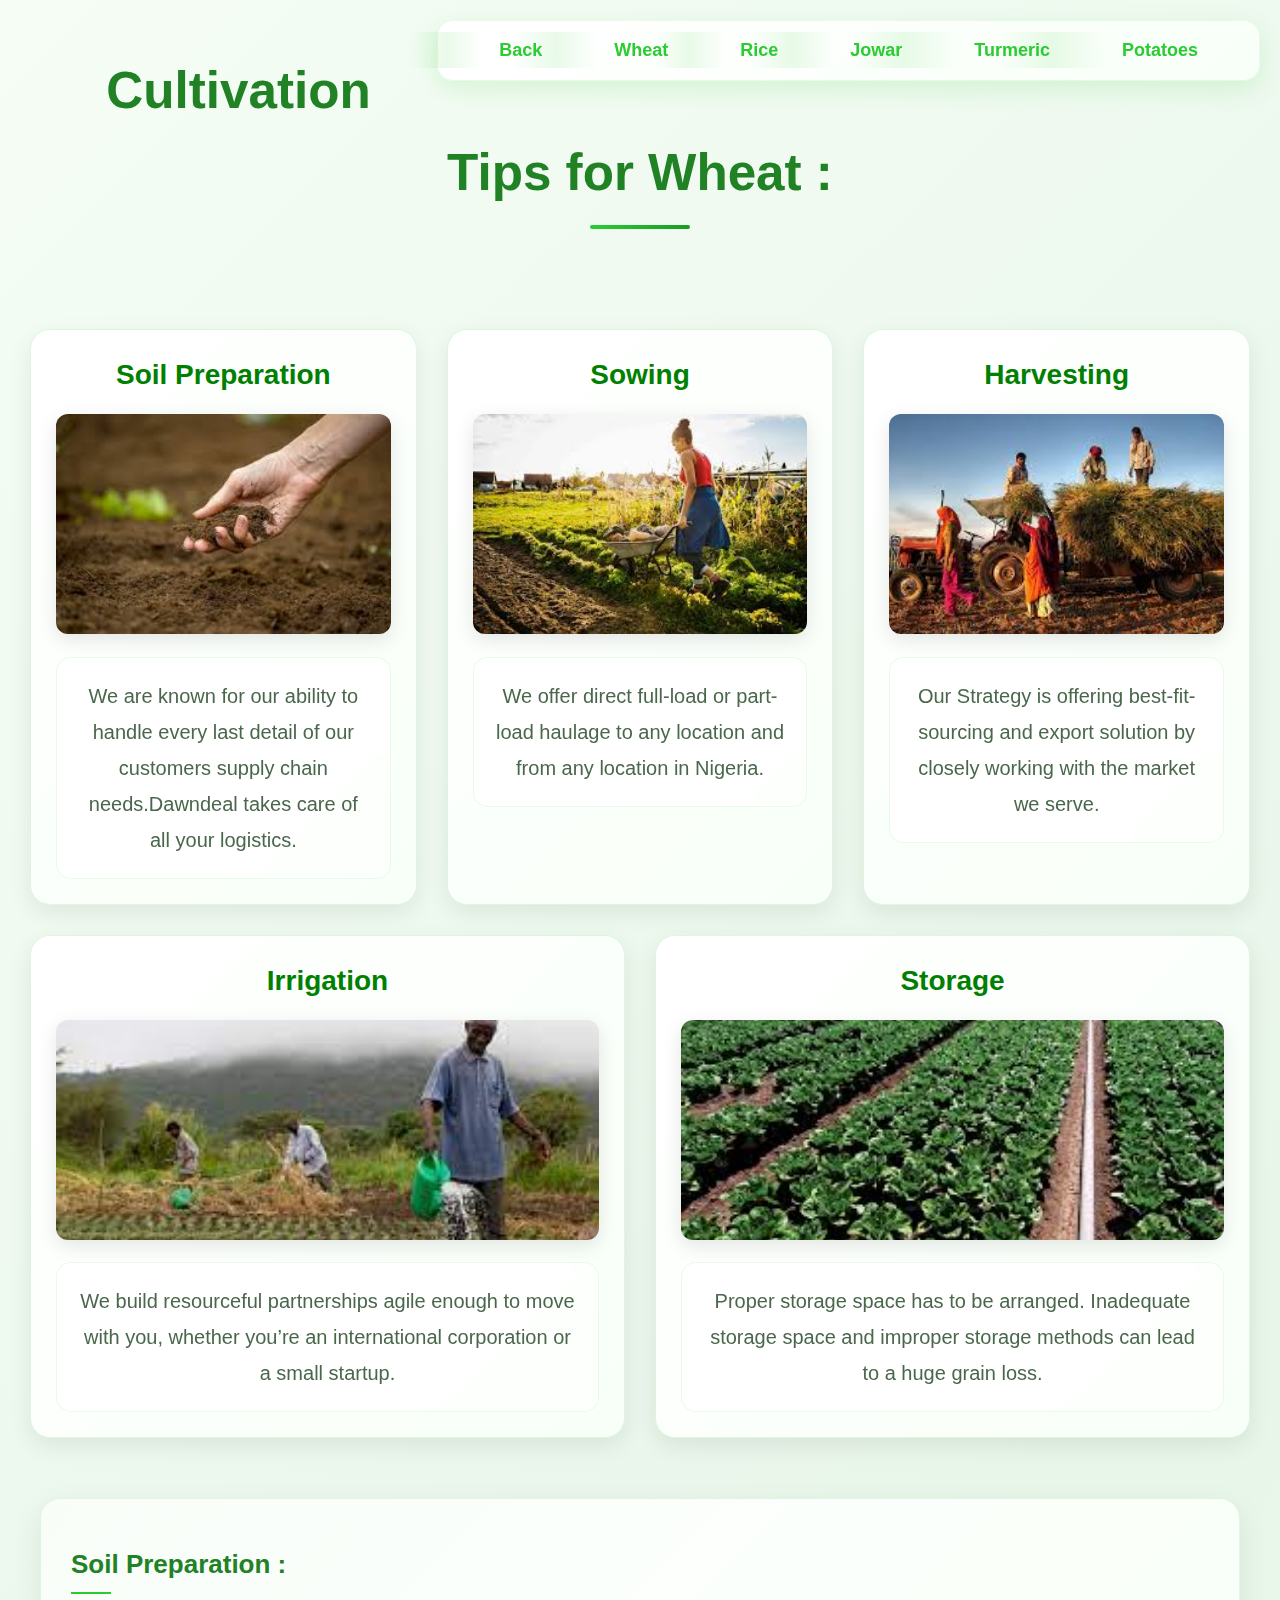
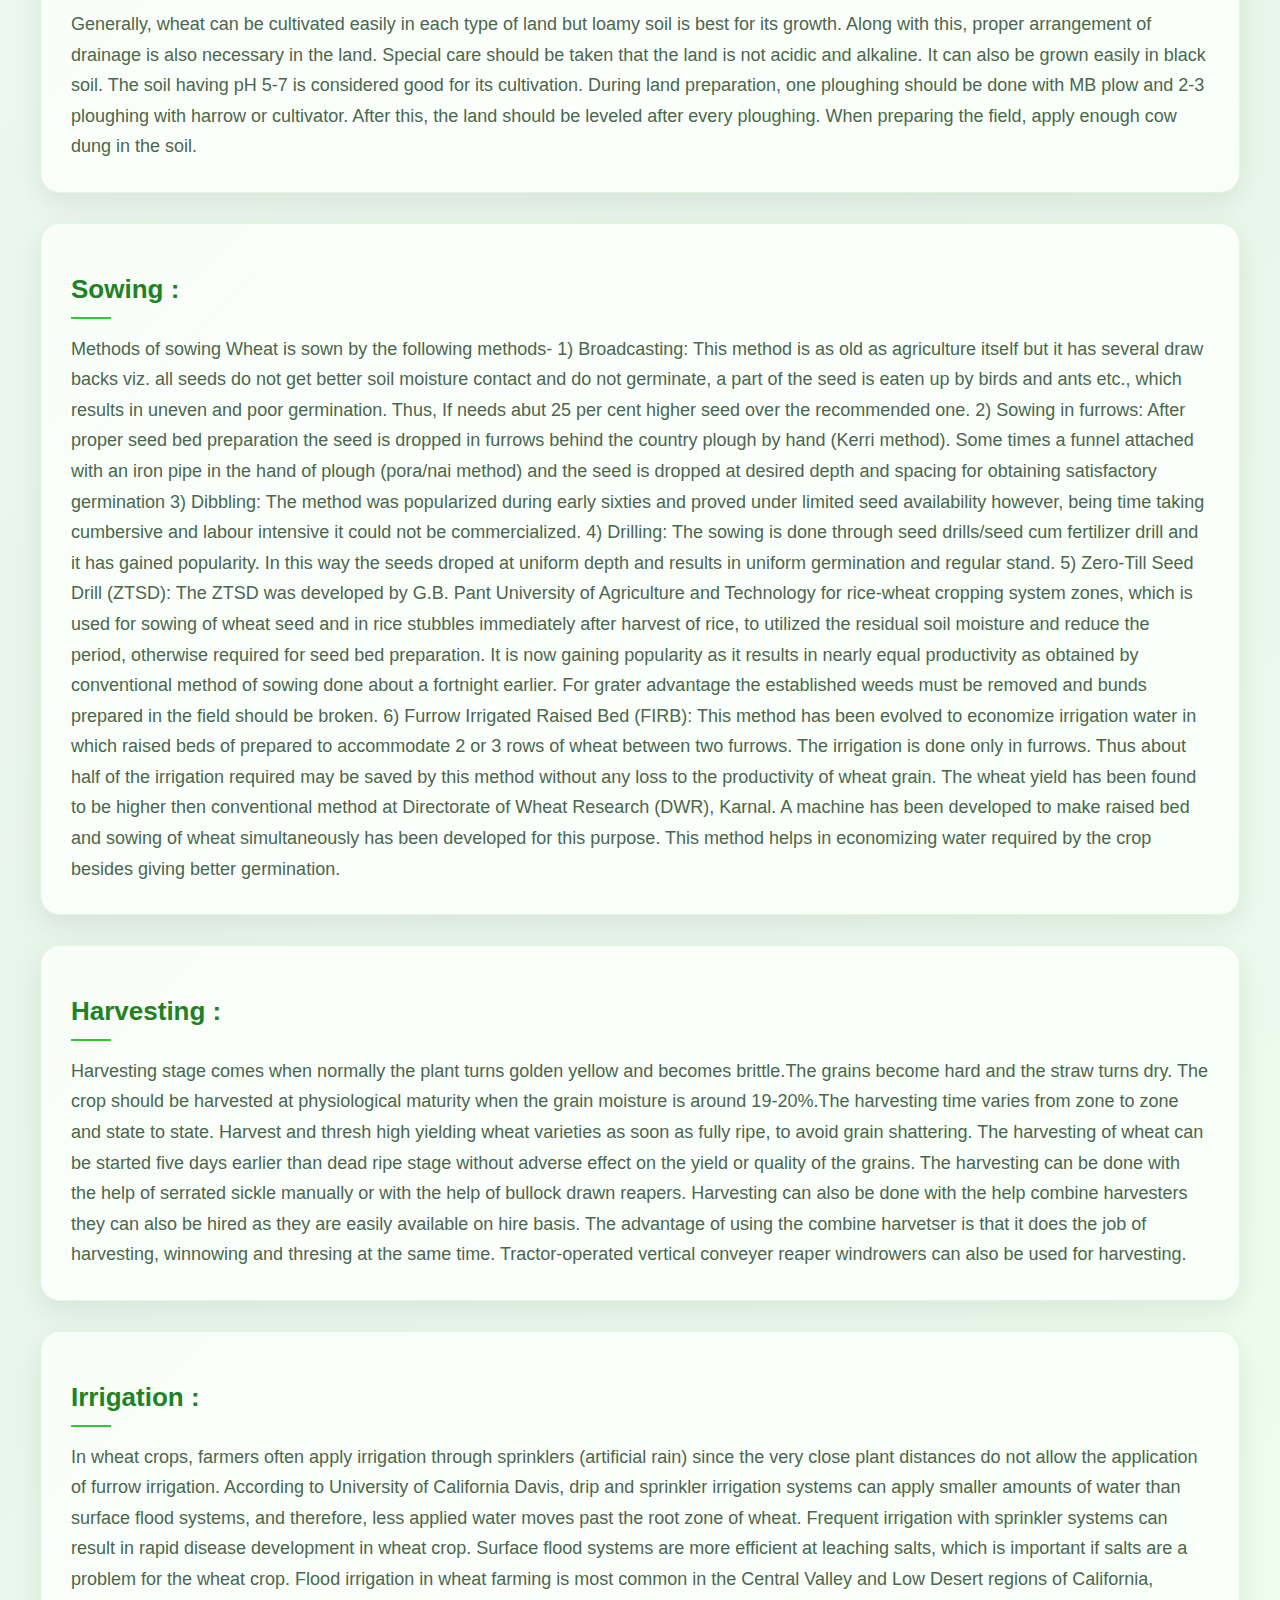
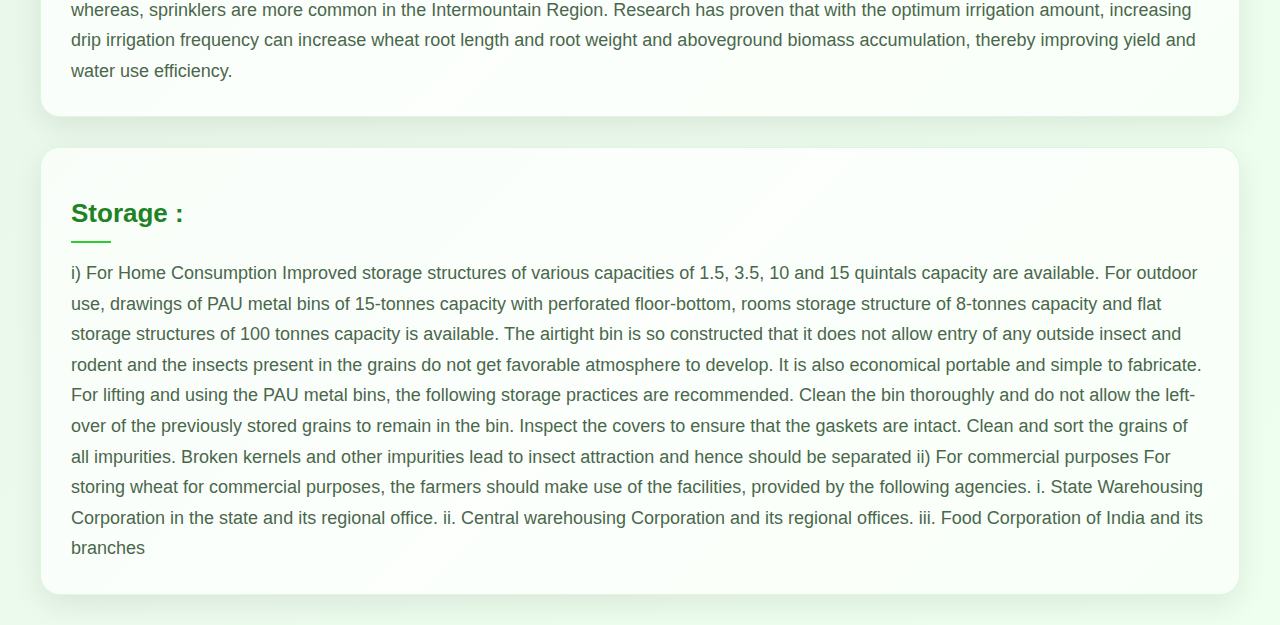
<file: Wheat.html>
<!DOCTYPE html>
<html lang="en">

<head>
    <meta charset="UTF-8">
    <meta http-equiv="X-UA-Compatible" content="IE=edge">
    <meta name="viewport" content="width=device-width, initial-scale=1.0">
    <title>Wheat</title>
    <link href="Main.css" rel="stylesheet">
</head>

<body>
    <div class="Freeze">
        <div class="nav">
            <ul>
                <li><a style="text-decoration: none" href="try.html">Back</a></li>
                <li><a style="text-decoration: none" href="Wheat.html"> Wheat</a></li>
                <li><a style="text-decoration: none" href="Rice.html"> Rice</a></li>
                <li><a style="text-decoration: none" href="Jowar.html"> Jowar</a></li>
                <li><a style="text-decoration: none" href="Turmeric.html"> Turmeric</a></li>
                <li><a style="text-decoration: none" href="Potatoes.html"> Potatoes</a></li>

            </ul>
        </div>
        <div class="tips">
            <h1>Cultivation Tips for Wheat : </h1>
        </div>
        <div class="All">
            <div class="box">
                <p class="heading"><a href="#1" style="color:green; text-decoration: none">Soil Preparation</a></p>
                <img src="images/soil_preparation.jpeg"
                    alt="Soil Preparation" width="300px" height="150px">
                <p class="texting">We are known for our ability to handle every last detail of our customers supply
                    chain
                    needs.Dawndeal takes care of all your logistics.</p>
            </div>
            <div class="box">
                <p class="heading"><a href="#2" style="color:green; text-decoration: none">Sowing</a></p>
                <img src="images/12.jpg" alt="Sowing"
                    width="300px" height="150px">
                <p class="texting">We offer direct full-load or part-load haulage to any location and from any
                    location in Nigeria.</p>
            </div>
            <div class="box">
                <p class="heading"><a href="#3" style="color:green; text-decoration: none">Harvesting</a></p>
                <img src="images/9.jpg"
                    alt="Harvesting" width="300px" height="150px">
                <p class="texting">Our Strategy is offering best-fit- sourcing and export solution by closely working
                    with
                    the market we serve.</p>
            </div>
            <div class="box">
                <p class="heading"><a href="#4" style="color:green; text-decoration: none">Irrigation</a></p>
                <img src="images/7.jpg"
                    alt="Irrigation" width="300px" height="150px">
                <p class="texting">We build resourceful partnerships agile enough to move with you, whether you’re an
                    international corporation or a small startup.</p>
            </div>
            <div class="box">
                <p class="heading"><a href="#5" style="color:green; text-decoration: none">Storage</a></p>
                <img src="images/11.jpg" alt="Storage"
                    width="300px" height="150px">
                <p class="texting">Proper storage space has to be arranged. Inadequate storage space and improper
                    storage
                    methods can lead to a huge grain loss.</p>
            </div>
        </div>
        
        <div class="def" id="1">
            <h3>Soil Preparation : </h3>
            <p class="gf">Generally, wheat can be cultivated easily in each type of land but loamy soil is best for its growth.

                Along with this, proper arrangement of drainage is also necessary in the land. Special care should be taken that the land is not acidic and alkaline.
                
                It can also be grown easily in black soil. The soil having pH 5-7 is considered good for its cultivation.
                
                During land preparation, one ploughing should be done with MB plow and 2-3 ploughing with harrow or cultivator.
                
                After this, the land should be leveled after every ploughing. When preparing the field, apply enough cow dung in the soil.</p>
        </div>

        <div class="def" id="2">
              <h3>Sowing : </h3>
              <p class="gf">Methods of sowing

                Wheat is sown by the following methods-
                
                1) Broadcasting:  
                
                This method is as old as agriculture itself but it has several draw backs viz. all seeds do not get better soil moisture contact and do not germinate, a part of the seed is eaten up by birds and ants etc., which results in uneven and poor germination. Thus, If needs abut 25 per cent higher seed over the recommended one.
                
                2) Sowing in furrows:
                
                After proper seed bed preparation the seed is dropped in furrows behind the country plough by hand (Kerri method). Some times a funnel attached with an iron pipe in the hand of plough (pora/nai method) and the seed is dropped at desired depth and spacing for obtaining satisfactory germination
                
                3) Dibbling:
                
                The method was popularized during early sixties and proved under limited seed availability however, being time taking cumbersive and labour intensive it could not be commercialized.
                
                4) Drilling:
                
                The sowing is done through seed drills/seed cum fertilizer drill and it has gained popularity.  In this way the seeds droped at uniform depth and results in uniform germination and regular stand.
                
                5) Zero-Till Seed Drill (ZTSD):
                
                 The ZTSD was developed by G.B. Pant University of Agriculture and Technology for rice-wheat cropping system zones, which is used for sowing of wheat seed and in rice stubbles immediately after harvest of rice, to utilized the residual soil moisture and reduce the period, otherwise required for seed bed preparation. It is now gaining popularity as it results in nearly equal productivity as obtained by conventional method of sowing done about a fortnight earlier. For grater advantage the established weeds must be removed and bunds prepared in the field should be broken.
                
                6) Furrow Irrigated Raised Bed (FIRB):
                
                 This method has been evolved to economize irrigation water in which raised beds of prepared to accommodate 2 or 3 rows of wheat between two furrows. The irrigation is done only in furrows. Thus about half of the irrigation required may be saved by this method without any loss to the productivity of wheat grain. The wheat yield has been found to be higher then conventional method at Directorate of Wheat Research (DWR), Karnal. A machine has been developed to make raised bed and sowing of wheat simultaneously has been developed for this purpose. This method helps in economizing water required by the crop besides giving better germination.    
            </p>
        </div>

        <div class="def" id="3">
              <h3>Harvesting : </h3>
              <p class="gf">Harvesting stage comes when normally the plant turns golden yellow and becomes brittle.The grains become hard and the straw turns dry.
                The crop should be harvested at physiological maturity when the grain moisture is around 19-20%.The harvesting time varies from zone to zone and state to state.
                Harvest and thresh high yielding wheat varieties as soon as fully ripe, to avoid grain shattering.
                The harvesting of wheat can be started five days earlier than dead ripe stage without adverse effect on the yield or quality of the grains.
                The harvesting can be done with the help of serrated sickle manually or with the help of bullock drawn reapers.
                Harvesting can also be done with the help combine harvesters they can also be hired as they are easily available on hire basis.
                The advantage of using the combine harvetser is that it does the job of harvesting, winnowing and thresing at the same time.
                Tractor-operated vertical conveyer reaper windrowers can also be used for harvesting.</p>
        </div>

        <div class="def" id="4">
              <h3>Irrigation : </h3>
              <p class="gf">In wheat crops, farmers often apply irrigation through sprinklers (artificial rain) since the very close plant
                distances do not allow the application of furrow irrigation. According to University of California Davis, drip
                and sprinkler irrigation systems can apply smaller amounts of water than surface flood systems, and therefore,
                less applied water moves past the root zone of wheat. Frequent irrigation with sprinkler systems can result in
                rapid disease development in wheat crop. Surface flood systems are more efficient at leaching salts, which is
                important if salts are a problem for the wheat crop. Flood irrigation in wheat farming is most common in the
                Central Valley and Low Desert regions of California, whereas, sprinklers are more common in the Intermountain
                Region. Research has proven that with the optimum irrigation amount, increasing drip irrigation frequency can
                increase wheat root length and root weight and aboveground biomass accumulation, thereby improving yield and
                water use efficiency.</p>
        </div>

        <div class="def" id="5">
              <h3>Storage : </h3>
              <p class="gf">i) For Home Consumption

                Improved storage structures of various capacities of 1.5, 3.5, 10 and 15 quintals capacity are available.
                For outdoor use, drawings of PAU metal bins of 15-tonnes capacity with perforated floor-bottom, rooms storage structure of 8-tonnes capacity and flat storage structures of 100 tonnes capacity is available.
                The airtight bin is so constructed that it does not allow entry of any outside insect and rodent and the insects present in the grains do not get favorable atmosphere to develop.
                It is also economical portable and simple to fabricate.
                
                For lifting and using the PAU metal bins, the following storage practices are recommended.
                
                Clean the bin thoroughly and do not allow the left-over of the previously stored grains to remain in the bin. Inspect the covers to ensure that the gaskets are intact.
                Clean and sort the grains of all impurities. Broken kernels and other impurities lead to insect attraction and hence should be separated
                ii) For commercial purposes
        
                For storing wheat for commercial purposes, the farmers should make use of the facilities, provided by the following agencies.
        
                i. State Warehousing Corporation in the state and its regional office.
                ii. Central warehousing Corporation and its regional offices.
                iii. Food Corporation of India and its branches</p>
        </div>



    </div>
</body>

</html>
</file>
<file: Main.css>
/* ---------- GLOBAL ---------- */
* {
    margin: 0;
    padding: 0;
    box-sizing: border-box;
    font-family: "Poppins", sans-serif;
}

body {
    background: linear-gradient(135deg, #f5fdf5 0%, #e8f5e9 50%, #eeffef 100%);
    min-height: 100vh;
    line-height: 1.6;
}

/* ---------- NAVBAR ---------- */
.nav {
    float: right;
    background: linear-gradient(135deg, #ffffff 0%, #f8fff8 100%);
    padding: 15px 30px;
    border-radius: 16px;
    box-shadow: 0 8px 25px rgba(46, 204, 50, 0.15);
    margin: 20px;
    backdrop-filter: blur(10px);
    border: 1px solid rgba(46, 204, 50, 0.1);
    transition: all 0.4s cubic-bezier(0.175, 0.885, 0.32, 1.275);
    position: sticky;
    top: 20px;
    z-index: 1000;
}

.nav:hover {
    transform: translateY(-3px);
    box-shadow: 0 12px 30px rgba(46, 204, 50, 0.25);
}

.nav ul {
    list-style: none;
    display: flex;
    gap: 10px;
}

.nav li {
    display: inline-block;
    margin: 0 15px;
    position: relative;
}

.nav li a {
    color: #2ACC32;
    font-size: 18px;
    text-decoration: none;
    font-weight: 600;
    padding: 8px 16px;
    border-radius: 25px;
    transition: all 0.3s ease;
    position: relative;
    overflow: hidden;
}

.nav li a::before {
    content: '';
    position: absolute;
    top: 0;
    left: -100%;
    width: 100%;
    height: 100%;
    background: linear-gradient(90deg, transparent, rgba(46, 204, 50, 0.1), transparent);
    transition: left 0.5s ease;
}

.nav li a:hover::before {
    left: 100%;
}

.nav li a:hover {
    color: #1a9a26;
    transform: translateY(-2px);
    background: rgba(46, 204, 50, 0.08);
    box-shadow: 0 4px 12px rgba(46, 204, 50, 0.2);
}

/* ---------- LEFT TEXT SECTION ---------- */
.tips {
    font-size: 25px;
    padding: 50px 60px;
    max-width: 1400px;
    margin: 0 auto;
}

h1 {
    color: #218225;
    margin-bottom: 20px;
    font-size: 3.2rem;
    font-weight: 700;
    text-align: center;
    position: relative;
    padding-bottom: 15px;
}

h1::after {
    content: '';
    position: absolute;
    bottom: 0;
    left: 50%;
    transform: translateX(-50%);
    width: 100px;
    height: 4px;
    background: linear-gradient(90deg, #2ACC32, #1a9a26);
    border-radius: 2px;
}

p.heading {
    font-size: 28px;
    margin-bottom: 20px;
    color: #244e26;
    font-weight: 600;
    text-align: center;
    line-height: 1.4;
}

p.texting {
    font-size: 20px;
    line-height: 1.8;
    color: #4a674c;
    text-align: center;
    max-width: 900px;
    margin: 0 auto;
    padding: 20px;
    background: rgba(255, 255, 255, 0.7);
    border-radius: 15px;
    backdrop-filter: blur(5px);
    border: 1px solid rgba(46, 204, 50, 0.1);
}

/* ---------- IMAGE ---------- */
img {
    width: 100%;
    height: 280px;
    object-fit: cover;
    border-radius: 16px;
    transition: all 0.5s cubic-bezier(0.175, 0.885, 0.32, 1.275);
    box-shadow: 0 6px 20px rgba(0, 0, 0, 0.1);
}

img:hover {
    transform: scale(1.05) rotate(1deg);
    box-shadow: 0 12px 30px rgba(0, 0, 0, 0.2);
}

/* ---------- CARD GRID ---------- */
.All {
    display: flex;
    flex-wrap: wrap;
    gap: 30px;
    padding: 30px;
    max-width: 1400px;
    margin: 0 auto;
    justify-content: center;
}

/* ---------- CARD ---------- */
.box {
    flex: 1 1 calc(33.33% - 40px);
    min-width: 300px;
    background: linear-gradient(135deg, #ffffff 0%, #f8fff8 100%);
    border-radius: 20px;
    padding: 25px;
    border: 1px solid rgba(46, 204, 50, 0.15);
    transition: all 0.4s cubic-bezier(0.175, 0.885, 0.32, 1.275);
    cursor: pointer;
    box-shadow: 0 8px 25px rgba(0, 0, 0, 0.08);
    position: relative;
    overflow: hidden;
}


.box::before {
    content: '';
    position: absolute;
    top: 0;
    left: 0;
    width: 100%;
    height: 5px;
    background: linear-gradient(90deg, #2ACC32, #1a9a26);
    transform: scaleX(0);
    transform-origin: left;
    transition: transform 0.4s ease;
}

.box:hover::before {
    transform: scaleX(1);
}

.box:hover {
    transform: translateY(-10px) scale(1.02);
    box-shadow: 0 20px 40px rgba(46, 204, 50, 0.2);
    border-color: rgba(46, 204, 50, 0.3);
}

.box img {
    height: 220px;
    border-radius: 12px;
    margin-bottom: 15px;
    object-fit: cover;
}

/* ---------- CARD TEXT ---------- */
.heading{
    color:#218225;
    align-items: center;


}

h3 {
    color: #2ACC32;
    font-size: 24px;
    margin-top: 15px;
    margin-bottom: 10px;
    font-weight: 700;
    position: relative;
    padding-bottom: 8px;
}

h3::after {
    content: '';
    position: absolute;
    bottom: 0;
    left: 0;
    width: 40px;
    height: 2px;
    background: #2ACC32;
    transition: width 0.3s ease;
}

.box:hover h3::after {
    width: 80px;
}

p.gf {
    margin-top: 12px;
    font-size: 16px;
    color: #555;
    line-height: 1.6;
    transition: color 0.3s ease;
}

.box:hover p.gf {
    color: #333;
}

/* ---------- 2nd BOX (Definition Box) ---------- */
.def {
    background: linear-gradient(135deg, #ffffff 0%, #f8fff8 100%);
    border-radius: 20px;
    padding: 30px;
    margin: 30px auto;
    max-width: 1200px;
    border: 1px solid rgba(46, 204, 50, 0.15);
    box-shadow: 0 10px 30px rgba(0, 0, 0, 0.08);
    transition: all 0.4s ease;
    position: relative;
    overflow: hidden;
}

.def::before {
    content: '';
    position: absolute;
    top: 0;
    left: 0;
    width: 100%;
    height: 100%;
    background: linear-gradient(135deg, rgba(46, 204, 50, 0.03) 0%, transparent 50%);
    z-index: 0;
}

.def:hover {
    transform: translateY(-5px);
    box-shadow: 0 15px 35px rgba(46, 204, 50, 0.15);
}

.def h3 {
    color: #218225;
    font-size: 26px;
    margin-bottom: 15px;
    position: relative;
    z-index: 1;
}

.def p {
    color: #4a674c;
    font-size: 18px;
    line-height: 1.7;
    position: relative;
    z-index: 1;
}

/* ---------- RESPONSIVE DESIGN ---------- */
@media (max-width: 1200px) {
    .box {
        flex: 1 1 calc(50% - 30px);
    }
    
    .tips {
        padding: 40px 30px;
    }
}

@media (max-width: 768px) {
    .nav {
        float: none;
        text-align: center;
        margin: 15px auto;
        width: 90%;
        padding: 12px 20px;
    }
    
    .nav ul {
        flex-direction: column;
        gap: 5px;
    }
    
    .nav li {
        margin: 5px 0;
    }
    
    .nav li a {
        display: block;
        padding: 10px;
    }

    .tips {
        padding: 30px 20px;
        text-align: center;
    }
    
    h1 {
        font-size: 2.5rem;
    }
    
    p.heading {
        font-size: 24px;
    }
    
    p.texting {
        font-size: 18px;
        padding: 15px;
    }

    .box {
        flex: 1 1 100%;
        max-width: 400px;
    }

    .All {
        padding: 20px 15px;
        gap: 20px;
    }

    img {
        height: 200px;
    }
    
    .def {
        margin: 20px 15px;
        padding: 20px;
    }
}

@media (max-width: 480px) {
    h1 {
        font-size: 2rem;
    }
    
    p.heading {
        font-size: 22px;
    }
    
    p.texting {
        font-size: 16px;
    }
    
    .box {
        padding: 20px 15px;
    }
    
    .nav {
        padding: 10px 15px;
    }
    
    .nav li a {
        font-size: 16px;
    }
}

/* Animation for page load */
@keyframes fadeInUp {
    from {
        opacity: 0;
        transform: translateY(30px);
    }
    to {
        opacity: 1;
        transform: translateY(0);
    }
}

.tips, .All, .def {
    animation: fadeInUp 0.6s ease-out;
}

/* Individual card animation delay */
.box:nth-child(1) { animation-delay: 0.1s; }
.box:nth-child(2) { animation-delay: 0.2s; }
.box:nth-child(3) { animation-delay: 0.3s; }
.box:nth-child(4) { animation-delay: 0.4s; }
.box:nth-child(5) { animation-delay: 0.5s; }
.box:nth-child(6) { animation-delay: 0.6s; }

/* Smooth scrolling */
html {
    scroll-behavior: smooth;
}

/* Selection color */
::selection {
    background: rgba(46, 204, 50, 0.2);
    color: #218225;
}
</file>
<file: try.css>
* {
    padding: 0;
    margin: 0;
    box-sizing: border-box;
    font-family: 'Montserrat', sans-serif;
    scroll-behavior: smooth;
    list-style: none;
    text-decoration: none;
}

body {
    background: linear-gradient(135deg, #f8fdf8 0%, #f0f7f0 50%, #e8f3e8 100%);
    min-height: 100vh;
    color: #404040;
    line-height: 1.6;
}

h5 {
    text-align: center;
    font-size: 1.1rem;
    color: #666;
    margin: 10px 0;
}

a:link {
    color: rgb(81, 193, 154);
    transition: all 0.3s ease;
}

a:hover {
    color: rgb(33, 130, 37);
    transform: translateY(-2px);
}

:root {
    --bg-color: #f6f5fa;
    --text-color: #404040;
    --primary-color: rgb(33, 130, 37);
    --primary-light: rgba(33, 130, 37, 0.1);
    --primary-dark: rgb(26, 102, 29);
    --hover-color: rgb(26, 102, 29);
    --accent-color: rgb(81, 193, 154);
    --h3-font: 10rem;
    --big-font: 3.5rem;
    --h2-font: 2.25rem;
    --p-font: 0.9rem;
    --shadow: 0 8px 25px rgba(0, 0, 0, 0.1);
    --shadow-hover: 0 15px 35px rgba(33, 130, 37, 0.2);
    --transition: all 0.4s cubic-bezier(0.175, 0.885, 0.32, 1.275);
}

/* ===== NAVBAR ===== */
header .navbar {
    position: fixed;
    top: 20px;
    right: 20px;
    width: auto;
    z-index: 1000;
    display: flex;
    align-items: center;
    justify-content: flex-end;
    padding: 15px 30px;
    background: rgba(255, 255, 255, 0.95);
    backdrop-filter: blur(10px);
    border-radius: 15px;
    box-shadow: var(--shadow);
    border: 1px solid rgba(33, 130, 37, 0.1);
    transition: var(--transition);
}

header .navbar:hover {
    transform: translateY(-3px);
    box-shadow: var(--shadow-hover);
}

ul {
    display: flex;
    gap: 10px;
}

li {
    margin: 0 15px;
}

.navbar a {
    padding: 8px 20px;
    color: var(--text-color);
    font-weight: 600;
    font-size: 16px;
    border-radius: 25px;
    transition: var(--transition);
    position: relative;
    overflow: hidden;
}

.navbar a::before {
    content: '';
    position: absolute;
    top: 0;
    left: -100%;
    width: 100%;
    height: 100%;
    background: linear-gradient(90deg, transparent, var(--primary-light), transparent);
    transition: left 0.5s ease;
}

.navbar a:hover::before {
    left: 100%;
}

.navbar a:hover {
    color: var(--primary-color);
    background: var(--primary-light);
    transform: translateY(-2px);
}

/* ===== MAIN CONTENT ===== */
.mainsec {
    margin-top: 100px;
    padding: 0 20px;
    max-width: 1400px;
    margin-left: auto;
    margin-right: auto;
    animation: fadeInUp 0.8s ease-out;
}

@keyframes fadeInUp {
    from {
        opacity: 0;
        transform: translateY(30px);
    }
    to {
        opacity: 1;
        transform: translateY(0);
    }
}

/* ===== HEADER SECTION ===== */
div.curve {
    background: linear-gradient(135deg, #ffffff 0%, #f8fff8 100%);
    width: 100%;
    text-align: left;
    padding: 40px;
    border-radius: 20px;
    box-shadow: var(--shadow);
    border: 1px solid rgba(33, 130, 37, 0.1);
    margin-bottom: 30px;
    transition: var(--transition);
    position: relative;
    overflow: hidden;
}

div.curve::before {
    content: '';
    position: absolute;
    top: 0;
    left: 0;
    width: 100%;
    height: 5px;
    background: linear-gradient(90deg, var(--primary-color), var(--hover-color));
    transform: scaleX(0);
    transform-origin: left;
    transition: transform 0.4s ease;
}

div.curve:hover::before {
    transform: scaleX(1);
}

div.curve:hover {
    transform: translateY(-5px);
    box-shadow: var(--shadow-hover);
}

.cultivation {
    color: var(--accent-color);
    font-size: 1.2rem;
    font-weight: 600;
    margin-bottom: 10px;
    display: block;
}

h2 {
    color: var(--primary-color);
    font-size: 3.5rem;
    font-weight: 700;
    margin: 10px 0 20px 0;
    position: relative;
    padding-bottom: 15px;
}

h2::after {
    content: '';
    position: absolute;
    bottom: 0;
    left: 0;
    width: 100px;
    height: 4px;
    background: linear-gradient(90deg, var(--primary-color), var(--hover-color));
    border-radius: 2px;
    transition: width 0.4s ease;
}

div.curve:hover h2::after {
    width: 150px;
}

/* ===== FILTER SECTION ===== */
fieldset {
    border: 2px solid rgba(33, 130, 37, 0.2);
    border-radius: 15px;
    padding: 20px;
    margin: 30px 0;
    background: rgba(255, 255, 255, 0.7);
    transition: var(--transition);
}

fieldset:hover {
    border-color: var(--primary-color);
    box-shadow: 0 5px 15px rgba(33, 130, 37, 0.1);
}

fieldset legend {
    color: var(--primary-color);
    font-weight: 600;
    padding: 0 10px;
    font-size: 1.1rem;
}

div.drop {
    text-align: right;
    margin-top: 15px;
}

select {
    height: 45px;
    width: 200px;
    font-size: 16px;
    padding: 0 15px;
    border: 2px solid rgba(33, 130, 37, 0.3);
    border-radius: 10px;
    background: white;
    transition: var(--transition);
    cursor: pointer;
}

select:focus {
    outline: none;
    border-color: var(--primary-color);
    box-shadow: 0 0 0 3px rgba(33, 130, 37, 0.1);
    transform: translateY(-2px);
}

option {
    font-size: 15px;
    padding: 10px;
}

/* ===== CONTENT TITLE ===== */
h1 {
    font-size: 2.5rem;
    color: var(--primary-color);
    margin: 30px 0 20px 0;
    font-weight: 700;
    position: relative;
    padding-bottom: 10px;
}

h1::after {
    content: '';
    position: absolute;
    bottom: 0;
    left: 0;
    width: 60px;
    height: 3px;
    background: var(--primary-color);
    transition: width 0.3s ease;
}

h1:hover::after {
    width: 100px;
}

/* ===== CARDS CONTAINER ===== */
div.All {
    display: flex;
    gap: 25px;
    margin-top: 30px;
    overflow: visible;
    flex-wrap: wrap;
    justify-content: center;
    animation: fadeInUp 0.8s ease-out 0.2s both;
}

/* ===== INDIVIDUAL CARDS ===== */
.box {
    max-width: 400px;
    width: 100%;
    min-height: 450px;
    border: 1px solid rgba(33, 130, 37, 0.2);
    color: black;
    border-radius: 20px;
    background: linear-gradient(135deg, #ffffff 0%, #f8fff8 100%);
    padding: 25px;
    flex: 1 1 300px;
    overflow: hidden;
    transition: var(--transition);
    box-shadow: var(--shadow);
    position: relative;
    cursor: pointer;
}

.box::before {
    content: '';
    position: absolute;
    top: 0;
    left: 0;
    width: 100%;
    height: 5px;
    background: linear-gradient(90deg, var(--primary-color), var(--hover-color));
    transform: scaleX(0);
    transform-origin: left;
    transition: transform 0.4s ease;
}

.box:hover::before {
    transform: scaleX(1);
}

.box:hover {
    transform: translateY(-10px) scale(1.02);
    box-shadow: var(--shadow-hover);
    border-color: rgba(33, 130, 37, 0.4);
}

/* ===== CARD CONTENT ===== */
p.heading {
    font-size: 1.6rem;
    margin: 15px 0 10px 0;
    color: var(--primary-color);
    font-weight: 700;
    transition: var(--transition);
}

.box:hover p.heading {
    transform: translateY(-3px);
    color: var(--hover-color);
}

p.texting {
    font-size: 1rem;
    color: #4a674c;
    line-height: 1.7;
    margin-top: 15px;
    transition: var(--transition);
}

.box:hover p.texting {
    transform: translateY(-2px);
}

/* ===== IMAGES ===== */
img {
    width: 100%;
    height: 200px;
    object-fit: cover;
    border-radius: 12px;
    margin-top: 15px;
    transition: var(--transition);
    box-shadow: 0 6px 15px rgba(0, 0, 0, 0.1);
}

.box:hover img {
    transform: scale(1.05) rotate(1deg);
    box-shadow: 0 12px 25px rgba(0, 0, 0, 0.2);
}

/* ===== INFO SECTION ===== */
div.info {
    max-width: 100%;
    height: auto;
    min-height: 400px;
    border: 1px solid rgba(33, 130, 37, 0.2);
    border-radius: 20px;
    background: linear-gradient(135deg, #ffffff 0%, #f8fff8 100%);
    padding: 30px;
    margin: 30px 0;
    box-shadow: var(--shadow);
    transition: var(--transition);
    position: relative;
    overflow: hidden;
    animation: fadeInUp 0.8s ease-out 0.4s both;
}

div.info::before {
    content: '';
    position: absolute;
    top: 0;
    left: 0;
    width: 100%;
    height: 100%;
    background: linear-gradient(135deg, rgba(33, 130, 37, 0.03) 0%, transparent 50%);
    z-index: 0;
}

div.info:hover {
    transform: translateY(-5px);
    box-shadow: var(--shadow-hover);
}

/* ===== RESPONSIVE DESIGN ===== */

/* Tablets */
@media (max-width: 1024px) {
    header .navbar {
        position: static;
        justify-content: center;
        margin: 20px auto;
        width: 90%;
    }
    
    .mainsec {
        margin-top: 20px;
    }
    
    div.curve {
        padding: 30px;
    }
    
    h2 {
        font-size: 2.8rem;
    }
    
    div.All {
        justify-content: center;
    }
    
    .box {
        max-width: 350px;
    }
}

/* Mobile */
@media (max-width: 768px) {
    header .navbar {
        flex-direction: column;
        padding: 15px;
        gap: 10px;
    }
    
    ul {
        flex-direction: column;
        width: 100%;
    }
    
    li {
        margin: 5px 0;
        text-align: center;
    }
    
    .navbar a {
        display: block;
        padding: 12px 20px;
    }
    
    .mainsec {
        padding: 0 15px;
        margin-top: 10px;
    }
    
    div.curve {
        padding: 25px 20px;
        text-align: center;
    }
    
    h2 {
        font-size: 2.2rem;
        text-align: center;
    }
    
    h2::after {
        left: 50%;
        transform: translateX(-50%);
    }
    
    fieldset {
        margin: 20px 0;
        padding: 15px;
    }
    
    div.drop {
        text-align: center;
    }
    
    select {
        width: 100%;
        max-width: 300px;
    }
    
    h1 {
        font-size: 2rem;
        text-align: center;
    }
    
    h1::after {
        left: 50%;
        transform: translateX(-50%);
    }
    
    div.All {
        flex-direction: column;
        align-items: center;
    }
    
    .box {
        max-width: 100%;
        min-height: 400px;
    }
    
    div.info {
        padding: 25px 20px;
    }
}

/* Small Mobile */
@media (max-width: 480px) {
    h2 {
        font-size: 1.8rem;
    }
    
    h1 {
        font-size: 1.6rem;
    }
    
    div.curve {
        padding: 20px 15px;
    }
    
    .box {
        padding: 20px 15px;
        min-height: 350px;
    }
    
    p.heading {
        font-size: 1.4rem;
    }
    
    p.texting {
        font-size: 0.9rem;
    }
    
    img {
        height: 180px;
    }
    
    select {
        height: 40px;
        font-size: 14px;
    }
    
    .navbar a {
        font-size: 14px;
        padding: 10px 15px;
    }
}

/* Selection color */
::selection {
    background: rgba(11, 65, 13, 0.2);
    color: var(--primary-dark);
}

/* Smooth loading animation for cards */
.box {
    opacity: 0;
    animation: fadeInUp 0.8s ease-out forwards;
}

.box:nth-child(1) { animation-delay: 0.1s; }
.box:nth-child(2) { animation-delay: 0.2s; }
.box:nth-child(3) { animation-delay: 0.3s; }
.box:nth-child(4) { animation-delay: 0.4s; }
.box:nth-child(5) { animation-delay: 0.5s; }
.box:nth-child(6) { animation-delay: 0.6s; }
</file>
<file: index.css>
/* ===== CSS VARIABLES & RESET ===== */
:root {
  --primary-green: #2e7d32;
  --primary-light: #4caf50;
  --primary-lighter: #81c784;
  --primary-lightest: #e8f5e9;
  --accent-orange: #ff9800;
  --accent-yellow: #ffc107;
  --text-dark: #2e3a30;
  --text-medium: #546e7a;
  --text-light: #78909c;
  --white: #ffffff;
  --light-bg: #f9fdf8;
  --card-bg: #ffffff;
  --shadow: 0 8px 30px rgba(0, 0, 0, 0.08);
  --shadow-hover: 0 15px 40px rgba(0, 0, 0, 0.12);
  --transition: all 0.4s cubic-bezier(0.175, 0.885, 0.32, 1.275);
  --border-radius: 16px;
}

* {
  margin: 0;
  padding: 0;
  box-sizing: border-box;
}

html {
  scroll-behavior: smooth;
}

body {
  font-family: 'Segoe UI', system-ui, -apple-system, sans-serif;
  line-height: 1.6;
  color: var(--text-dark);
  background-color: var(--light-bg);
  overflow-x: hidden;
}

a {
  text-decoration: none;
  color: inherit;
}

img {
  max-width: 100%;
  height: auto;
  display: block;
}

.container {
  max-width: 1200px;
  margin: 0 auto;
  padding: 0 20px;
}

.section-title {
  font-size: 2.5rem;
  text-align: center;
  margin-bottom: 3rem;
  color: var(--primary-green);
  position: relative;
}

.section-title::after {
  content: '';
  position: absolute;
  bottom: -10px;
  left: 50%;
  transform: translateX(-50%);
  width: 80px;
  height: 4px;
  background: linear-gradient(to right, var(--primary-green), var(--accent-yellow));
  border-radius: 2px;
}

.btn {
  display: inline-flex;
  align-items: center;
  gap: 8px;
  padding: 12px 28px;
  border-radius: 50px;
  font-weight: 600;
  transition: var(--transition);
  border: none;
  cursor: pointer;
  font-size: 1rem;
}

.btn-primary {
  background: linear-gradient(135deg, var(--primary-green), var(--primary-light));
  color: var(--white);
  box-shadow: 0 4px 15px rgba(46, 125, 50, 0.3);
}

.btn-primary:hover {
  transform: translateY(-3px);
  box-shadow: 0 8px 20px rgba(46, 125, 50, 0.4);
}

.btn-secondary {
  background: linear-gradient(135deg, var(--accent-orange), var(--accent-yellow));
  color: var(--white);
  box-shadow: 0 4px 15px rgba(255, 152, 0, 0.3);
}

.btn-secondary:hover {
  transform: translateY(-3px);
  box-shadow: 0 8px 20px rgba(255, 152, 0, 0.4);
}

/* ===== NAVBAR STYLES ===== */
header {
  /* background-color: var(--white);
  box-shadow: 0 4px 20px rgba(0, 0, 0, 0.08); */
  position: sticky;
  top: 0;
  z-index: 1000;
  padding: 0.8rem 0;
}

header .navbar {
    position: fixed;
    top: 20px;
    left: 50%;               /* Move left edge to the center of the page */
    transform: translateX(-50%); /* Shift back by half of its width to truly center */
    z-index: 1000;
    display: flex;
    align-items: center;
    justify-content: center;
    padding: 15px 30px;
    background: rgba(255, 255, 255, 0.95);
    backdrop-filter: blur(10px);
    border-radius: 15px;
    box-shadow: var(--shadow);
    border: 1px solid rgba(33, 130, 37, 0.1);
    transition: var(--transition);
}



.navbar:hover {
 
    box-shadow: var(--shadow-hover);
}


.navbar li {
  margin: 0 1.5rem;
}

.navbar a {
  font-weight: 600;
  color: var(--text-dark);
  padding: 0.5rem 0;
  position: relative;
  transition: var(--transition);
}

.navbar a:hover {
  color: var(--primary-green);
}

.navbar a::after {
  content: '';
  position: absolute;
  bottom: 0;
  left: 0;
  width: 0;
  height: 3px;
  background-color: var(--primary-green);
  transition: var(--transition);
  border-radius: 2px;
}

.navbar a:hover::after {
  width: 100%;
}

/* ===== HOME SECTION ===== */
.home {
  display: flex;
  align-items: center;
  justify-content: space-between;
  max-width: 1200px;
  margin: 0 auto;
  padding: 4rem 2rem;
  min-height: 80vh;
}

.home-text {
  flex: 1;
  padding-right: 2rem;
}

.home-text h1 {
  font-size: 3.5rem;
  line-height: 1.2;
  margin-bottom: 1.5rem;
  color: var(--primary-green);
}

.home-text p {
  font-size: 1.2rem;
  color: var(--text-medium);
  margin-bottom: 2.5rem;
}

#get {
  display: inline-block;
  background: linear-gradient(135deg, var(--primary-green), var(--primary-light));
  color: var(--white);
  padding: 0.8rem 2rem;
  border-radius: 30px;
  font-weight: 600;
  transition: var(--transition);
  box-shadow: 0 4px 15px rgba(46, 125, 50, 0.3);
}

#get:hover {
  transform: translateY(-3px);
  box-shadow: 0 8px 20px rgba(46, 125, 50, 0.4);
}

.home-img {
  flex: 1;
  text-align: center;
  position: relative;
}

.home-img::before {
  content: '';
  position: absolute;
  top: -20px;
  right: -20px;
  width: 100%;
  height: 100%;
  background: linear-gradient(135deg, var(--primary-lighter), var(--primary-lightest));
  border-radius: 30% 70% 70% 30% / 30% 30% 70% 70%;
  z-index: -1;
  animation: morph 8s ease-in-out infinite;
}

@keyframes morph {
  0% { border-radius: 30% 70% 70% 30% / 30% 30% 70% 70%; }
  50% { border-radius: 70% 30% 30% 70% / 70% 70% 30% 30%; }
  100% { border-radius: 30% 70% 70% 30% / 30% 30% 70% 70%; }
}

.home-img img {
  max-width: 100%;
  border-radius: 20px;
  box-shadow: var(--shadow);
  transform: rotate(-2deg);
  transition: var(--transition);
}

.home-img img:hover {
  transform: rotate(0deg) scale(1.02);
}

/* ===== WEATHER SECTION ===== */
.weather {
  background: linear-gradient(135deg, var(--primary-lightest), var(--white));
  padding: 5rem 2rem;
}

.weather-info {
  max-width: 800px;
  margin: 0 auto;
  text-align: center;
  background: var(--card-bg);
  padding: 3rem;
  border-radius: var(--border-radius);
  box-shadow: var(--shadow);
  transition: var(--transition);
}

.weather-info:hover {
  transform: translateY(-5px);
  box-shadow: var(--shadow-hover);
}

#sun {
  width: 120px;
  margin: 0 auto 1.5rem;
  background: linear-gradient(135deg, var(--primary-lightest), var(--primary-lighter));
  border-radius: 50%;
  padding: 20px;
}

.weather h2 {
  font-size: 2.2rem;
  color: var(--primary-green);
  margin-bottom: 1.5rem;
}

.weather p {
  font-size: 1.1rem;
  color: var(--text-medium);
  margin-bottom: 2rem;
  line-height: 1.8;
}

#learn {
  display: inline-block;
  background: linear-gradient(135deg, var(--accent-orange), var(--accent-yellow));
  color: var(--white);
  padding: 0.8rem 2rem;
  border-radius: 30px;
  font-weight: 600;
  transition: var(--transition);
  box-shadow: 0 4px 15px rgba(255, 152, 0, 0.3);
}

#learn:hover {
  transform: translateY(-3px);
  box-shadow: 0 8px 20px rgba(255, 152, 0, 0.4);
}

/* ===== NEWS SECTION ===== */
.news {
  display: flex;
  align-items: center;
  justify-content: space-between;
  max-width: 1200px;
  margin: 0 auto;
  padding: 5rem 2rem;
  background-color: var(--white);
}

.news-info {
  flex: 1;
  padding-right: 3rem;
}

.news h2 {
  font-size: 2.2rem;
  color: var(--primary-green);
  margin-bottom: 1.5rem;
}

.news-text {
  font-size: 1.1rem;
  color: var(--text-medium);
  margin-bottom: 2rem;
  line-height: 1.8;
}

#learn2 {
  display: inline-block;
  background: linear-gradient(135deg, var(--primary-green), var(--primary-light));
  color: var(--white);
  padding: 0.8rem 2rem;
  border-radius: 30px;
  font-weight: 600;
  transition: var(--transition);
  box-shadow: 0 4px 15px rgba(46, 125, 50, 0.3);
}

#learn2:hover {
  transform: translateY(-3px);
  box-shadow: 0 8px 20px rgba(46, 125, 50, 0.4);
}

#n-img {
  flex: 1;
  max-width: 500px;
  border-radius: var(--border-radius);
  box-shadow: var(--shadow);
  transition: var(--transition);
}

#n-img:hover {
  transform: scale(1.03);
}

/* ===== CULTIVATION SECTION ===== */
.cultivation {
  background: linear-gradient(135deg, var(--primary-lightest), var(--white));
  padding: 5rem 2rem;
}

#cul {
  text-align: center;
  font-size: 2.5rem;
  color: var(--primary-green);
  margin-bottom: 3rem;
  position: relative;
}

#cul::after {
  content: '';
  position: absolute;
  bottom: -10px;
  left: 50%;
  transform: translateX(-50%);
  width: 80px;
  height: 4px;
  background: linear-gradient(to right, var(--primary-green), var(--accent-yellow));
  border-radius: 2px;
}

.cultivation-info {
  max-width: 1200px;
  margin: 0 auto;
  display: grid;
  grid-template-columns: repeat(4, 1fr);
  gap: 2rem;
  margin-bottom: 3rem;
}

.boxes1, .boxes2, .boxes3, .boxes4 {
  background-color: var(--card-bg);
  padding: 2.5rem 1.5rem;
  border-radius: var(--border-radius);
  text-align: center;
  transition: var(--transition);
  box-shadow: var(--shadow);
  border: 1px solid rgba(46, 125, 50, 0.1);
}

.boxes1:hover, .boxes2:hover, .boxes3:hover, .boxes4:hover {
  transform: translateY(-10px);
  box-shadow: var(--shadow-hover);
}

.isp {
  width: 80px;
  margin: 0 auto 1.5rem;
  background: linear-gradient(135deg, var(--primary-lightest), var(--primary-lighter));
  border-radius: 50%;
  padding: 15px;
}

.sp {
  font-size: 1.4rem;
  color: var(--primary-green);
  margin-bottom: 1rem;
}

.psp {
  color: var(--text-medium);
  line-height: 1.6;
}

#learn3 {
  display: block;
  width: max-content;
  margin: 0 auto;
  background: linear-gradient(135deg, var(--primary-green), var(--primary-light));
  color: var(--white);
  padding: 0.8rem 2rem;
  border-radius: 30px;
  font-weight: 600;
  transition: var(--transition);
  box-shadow: 0 4px 15px rgba(46, 125, 50, 0.3);
}

#learn3:hover {
  transform: translateY(-3px);
  box-shadow: 0 8px 20px rgba(46, 125, 50, 0.4);
}

/* ===== FERTILIZER SECTION ===== */
.fertilizer {
  padding: 5rem 2rem;
  background-color: var(--white);
}

.fertilizer-info {
  max-width: 800px;
  margin: 0 auto;
  text-align: center;
  background: var(--card-bg);
  padding: 3rem;
  border-radius: var(--border-radius);
  box-shadow: var(--shadow);
  transition: var(--transition);
}

.fertilizer-info:hover {
  transform: translateY(-5px);
  box-shadow: var(--shadow-hover);
}

.fertilizer-info img {
  width: 120px;
  margin: 0 auto 1.5rem;
  background: linear-gradient(135deg, var(--primary-lightest), var(--primary-lighter));
  border-radius: 50%;
  padding: 20px;
}

#ft {
  font-size: 2.2rem;
  color: var(--primary-green);
  margin-bottom: 1.5rem;
}

.fertilizer p {
  font-size: 1.1rem;
  color: var(--text-medium);
  margin-bottom: 2rem;
  line-height: 1.8;
}

#learn4 {
  display: inline-block;
  background: linear-gradient(135deg, var(--accent-orange), var(--accent-yellow));
  color: var(--white);
  padding: 0.8rem 2rem;
  border-radius: 30px;
  font-weight: 600;
  transition: var(--transition);
  box-shadow: 0 4px 15px rgba(255, 152, 0, 0.3);
}

#learn4:hover {
  transform: translateY(-3px);
  box-shadow: 0 8px 20px rgba(255, 152, 0, 0.4);
}

/* ===== PRICES SECTION ===== */
.prices {
  background: linear-gradient(135deg, var(--primary-lightest), var(--white));
  padding: 5rem 2rem;
}

.prices-info {
  max-width: 800px;
  margin: 0 auto;
  text-align: center;
  background: var(--card-bg);
  padding: 3rem;
  border-radius: var(--border-radius);
  box-shadow: var(--shadow);
  transition: var(--transition);
}

.prices-info:hover {
  transform: translateY(-5px);
  box-shadow: var(--shadow-hover);
}

#pimg {
  width: 120px;
  margin: 0 auto 1.5rem;
  background: linear-gradient(135deg, var(--primary-lightest), var(--primary-lighter));
  border-radius: 50%;
  padding: 20px;
}

#pd {
  font-size: 2.2rem;
  color: var(--primary-green);
  margin-bottom: 1.5rem;
}

#pdp {
  font-size: 1.1rem;
  color: var(--text-medium);
  margin-bottom: 2rem;
  line-height: 1.8;
}

#learn5 {
  display: inline-block;
  background: linear-gradient(135deg, var(--primary-green), var(--primary-light));
  color: var(--white);
  padding: 0.8rem 2rem;
  border-radius: 30px;
  font-weight: 600;
  transition: var(--transition);
  box-shadow: 0 4px 15px rgba(46, 125, 50, 0.3);
}

#learn5:hover {
  transform: translateY(-3px);
  box-shadow: 0 8px 20px rgba(46, 125, 50, 0.4);
}

/* ===== RESPONSIVE STYLES ===== */

/* Tablets */
@media (max-width: 1024px) {
  .home-text h1 {
    font-size: 2.8rem;
  }
  
  .cultivation-info {
    grid-template-columns: repeat(2, 1fr);
  }
}

/* Large Mobile Devices */
@media (max-width: 768px) {
  .navbar {
    flex-direction: column;
    align-items: center;
    padding: 1rem;
  }
  
  .navbar li {
    margin: 0.5rem 0;
  }
  
  .home {
    flex-direction: column;
    text-align: center;
    padding: 2rem 1rem;
  }
  
  .home-text {
    padding-right: 0;
    margin-bottom: 2rem;
  }
  
  .home-text h1 {
    font-size: 2.5rem;
  }
  
  .news {
    flex-direction: column;
    text-align: center;
    padding: 3rem 1rem;
  }
  
  .news-info {
    padding-right: 0;
    margin-bottom: 2rem;
  }
  
  .cultivation-info {
    grid-template-columns: 1fr;
  }
  
  .weather, .cultivation, .fertilizer, .prices {
    padding: 3rem 1rem;
  }
  
  .weather h2, .news h2, #cul, #ft, #pd {
    font-size: 2rem;
  }
}

/* Small Mobile Devices */
@media (max-width: 480px) {
  .home-text h1 {
    font-size: 2rem;
  }
  
  .home-text p, .weather p, .news-text, .fertilizer p, #pdp {
    font-size: 1rem;
  }
  
  .boxes1, .boxes2, .boxes3, .boxes4 {
    padding: 1.5rem;
  }
  
  #get, #learn, #learn2, #learn3, #learn4, #learn5 {
    padding: 0.7rem 1.5rem;
    font-size: 0.9rem;
  }
  
  .weather-info, .fertilizer-info, .prices-info {
    padding: 2rem 1.5rem;
  }
}
</file>
<file: agri2.css>
/* ========================================
   GLOBAL RESET & BASE STYLES
======================================== */
* {
    margin: 0;
    padding: 0;
    box-sizing: border-box;
    font-family: "Montserrat", Arial, sans-serif;
}

body {
    background: linear-gradient(135deg, #f8fdf8 0%, #eef7ee 50%, #f5fbf5 100%);
    color: #404040;
    line-height: 1.6;
    min-height: 100vh;
}

/* ========================================
   NAVIGATION
======================================== */
nav.nav {
    float: right;
    border-radius: 15px;
    background: linear-gradient(135deg, #ffffff 0%, #f8fff8 100%);
    box-shadow: 0 8px 25px rgba(46, 204, 50, 0.15);
    margin: 20px;
    padding: 15px 30px;
    backdrop-filter: blur(10px);
    border: 1px solid rgba(46, 204, 50, 0.1);
    transition: all 0.4s cubic-bezier(0.175, 0.885, 0.32, 1.275);
    position: sticky;
    top: 20px;
    z-index: 1000;
}

nav.nav:hover {
    transform: translateY(-3px);
    box-shadow: 0 12px 35px rgba(46, 204, 50, 0.25);
}

nav.nav ul {
    list-style: none;
    display: flex;
    flex-wrap: wrap;
    gap: 10px;
}

nav.nav li {
    display: inline;
    margin: 0 20px;
    position: relative;
}

nav.nav a {
    color: #1d4920;
    font-size: 18px;
    text-decoration: none;
    transition: all 0.3s ease;
    font-weight: 600;
    padding: 8px 16px;
    border-radius: 25px;
    position: relative;
    overflow: hidden;
}

nav.nav a::before {
    content: '';
    position: absolute;
    top: 0;
    left: -100%;
    width: 100%;
    height: 100%;
    background: linear-gradient(90deg, transparent, rgba(46, 204, 50, 0.1), transparent);
    transition: left 0.5s ease;
}

nav.nav a:hover::before {
    left: 100%;
}

nav.nav a:hover,
nav.nav a.active {
    color: #1d5021;
    background: rgba(46, 204, 50, 0.08);
    transform: translateY(-2px);
    box-shadow: 0 4px 15px rgba(46, 204, 50, 0.2);
}

/* ========================================
   HEADER & TIPS SECTION
======================================== */
header.tips {
    font-size: 25px;
    float: left;
    padding: 60px 50px;
    clear: both;
    max-width: 1400px;
    margin: 0 auto;
    width: 100%;
    animation: fadeInUp 0.8s ease-out;
}

header.tips h1 {
    color: #218225;
    margin-bottom: 20px;
    font-size: 3.5rem;
    font-weight: 700;
    position: relative;
    padding-bottom: 15px;
}

header.tips h1::after {
    content: '';
    position: absolute;
    bottom: 0;
    left: 0;
    width: 100px;
    height: 4px;
    background: linear-gradient(90deg, #2ACC32, #1a9a26);
    border-radius: 2px;
    transition: width 0.4s ease;
}

header.tips:hover h1::after {
    width: 150px;
}

header.tips p.gf {
    color: #4a674c;
    font-size: 18px;
    max-width: 700px;
    line-height: 1.8;
    background: rgba(255, 255, 255, 0.7);
    padding: 20px;
    border-radius: 12px;
    backdrop-filter: blur(5px);
    border: 1px solid rgba(46, 204, 50, 0.1);
    transition: all 0.3s ease;
}

header.tips p.gf:hover {
    transform: translateY(-2px);
    box-shadow: 0 8px 20px rgba(0, 0, 0, 0.1);
}

/* ========================================
   FOUR BOXES SECTION
======================================== */
section.All {
    display: flex;
    width: 100%;
    max-width: 1500px;
    overflow: auto;
    gap: 30px;
    padding: 30px;
    flex-wrap: wrap;
    justify-content: center;
    margin: 0 auto;
    animation: fadeInUp 0.8s ease-out 0.2s both;
}

.box {
    width: 100%;
    max-width: 320px;
    min-width: 280px;
    border: 1px solid rgba(46, 204, 50, 0.2);
    border-radius: 20px;
    background: linear-gradient(135deg, #ffffff 0%, #f8fff8 100%);
    padding: 25px;
    flex-grow: 0;
    flex-shrink: 0;
    overflow: hidden;
    transition: all 0.4s cubic-bezier(0.175, 0.885, 0.32, 1.275);
    position: relative;
    cursor: pointer;
    box-shadow: 0 8px 25px rgba(0, 0, 0, 0.08);
}

.box::before {
    content: '';
    position: absolute;
    top: 0;
    left: 0;
    width: 100%;
    height: 5px;
    background: linear-gradient(90deg, #2ACC32, #1a9a26);
    transform: scaleX(0);
    transform-origin: left;
    transition: transform 0.4s ease;
}

.box:hover::before {
    transform: scaleX(1);
}

.box:hover {
    transform: translateY(-10px) scale(1.02);
    box-shadow: 0 20px 40px rgba(46, 204, 50, 0.2);
    border-color: rgba(46, 204, 50, 0.4);
}

.box img {
    width: 100%;
    height: 220px;
    object-fit: cover;
    border-radius: 12px;
    margin-top: 10px;
    transition: all 0.4s cubic-bezier(0.175, 0.885, 0.32, 1.275);
    box-shadow: 0 6px 15px rgba(0, 0, 0, 0.1);
}

.box:hover img {
    transform: scale(1.05) rotate(1deg);
    box-shadow: 0 12px 25px rgba(0, 0, 0, 0.2);
}

p.heading {
    font-size: 25px;
    margin-left: 10px;
    color: #1a580b;
    font-weight: 700;
    margin-bottom: 15px;
    position: relative;
    padding-bottom: 8px;
}

p.heading::after {
    content: '';
    position: absolute;
    bottom: 0;
    left: 10px;
    width: 60px;
    height: 3px;
    background: #2ACC32;
    transition: width 0.3s ease;
}

p.heading:hover::after {
    width: 100px;
}

p.heading a {
    color: #104813;
    text-decoration: none;
    transition: all 0.3s ease;
    padding: 5px 10px;
    border-radius: 8px;
}

p.heading a:hover {
    color: #144a16;
    background: rgba(46, 204, 50, 0.1);
    transform: translateX(5px);
}

p.texting {
    font-size: 16px;
    color: #4a674c;
    margin-top: 15px;
    padding: 15px;
    line-height: 1.7;
    background: rgba(255, 255, 255, 0.6);
    border-radius: 10px;
    border: 1px solid rgba(46, 204, 50, 0.1);
    transition: all 0.3s ease;
}

p.texting:hover {
    transform: translateY(-2px);
    box-shadow: 0 5px 15px rgba(0, 0, 0, 0.1);
}

/* ========================================
   DETAIL SECTIONS
======================================== */
section.def {
    height: auto;
    min-height: 350px;
    background: linear-gradient(135deg, #ffffff 0%, #f8fff8 100%);
    border-radius: 20px;
    border: 1px solid rgba(46, 204, 50, 0.2);
    padding: 30px;
    margin: 20px auto;
    max-width: 1500px;
    width: 95%;
    overflow: hidden;
    transition: all 0.4s ease;
    box-shadow: 0 10px 30px rgba(0, 0, 0, 0.08);
    position: relative;
    animation: fadeInUp 0.8s ease-out 0.4s both;
}

section.def::before {
    content: '';
    position: absolute;
    top: 0;
    left: 0;
    width: 100%;
    height: 100%;
    background: linear-gradient(135deg, rgba(46, 204, 50, 0.03) 0%, transparent 50%);
    z-index: 0;
}

section.def:hover {
    transform: translateY(-5px);
    box-shadow: 0 15px 40px rgba(46, 204, 50, 0.15);
}

section.def h3 {
    color: #205022;
    font-size: 28px;
    margin: 25px 0 20px 0;
    font-weight: 700;
    position: relative;
    z-index: 1;
    padding-bottom: 10px;
}

section.def h3::after {
    content: '';
    position: absolute;
    bottom: 0;
    left: 0;
    width: 50px;
    height: 3px;
    background: #2ACC32;
    transition: width 0.3s ease;
}

section.def:hover h3::after {
    width: 80px;
}

section.def p.gf {
    margin: 20px 0;
    color: #4a674c;
    font-size: 16px;
    line-height: 1.8;
    position: relative;
    z-index: 1;
    padding: 15px;
    background: rgba(255, 255, 255, 0.5);
    border-radius: 8px;
    transition: all 0.3s ease;
}

section.def p.gf:hover {
    background: rgba(255, 255, 255, 0.8);
    transform: translateX(5px);
}

/* ========================================
   CONTAINER
======================================== */
div.Freeze {
    clear: both;
    padding: 30px;
    width: 100%;
    animation: fadeInUp 0.8s ease-out 0.6s both;
}

/* ========================================
   ANIMATIONS
======================================== */
@keyframes fadeInUp {
    from {
        opacity: 0;
        transform: translateY(30px);
    }
    to {
        opacity: 1;
        transform: translateY(0);
    }
}

@keyframes slideInLeft {
    from {
        opacity: 0;
        transform: translateX(-30px);
    }
    to {
        opacity: 1;
        transform: translateX(0);
    }
}

/* Individual box animations */
.box:nth-child(1) { animation-delay: 0.1s; }
.box:nth-child(2) { animation-delay: 0.2s; }
.box:nth-child(3) { animation-delay: 0.3s; }
.box:nth-child(4) { animation-delay: 0.4s; }

/* Smooth scrolling */
html {
    scroll-behavior: smooth;
}

/* Selection color */
::selection {
    background: rgba(46, 204, 50, 0.2);
    color: #218225;
}

/* ========================================
   RESPONSIVE DESIGN
======================================== */

/* Tablets (max-width: 1024px) */
@media (max-width: 1024px) {
    nav.nav {
        float: none;
        margin: 15px auto;
        width: 95%;
        text-align: center;
    }

    nav.nav ul {
        justify-content: center;
    }

    header.tips {
        float: none;
        text-align: center;
        padding: 40px 30px;
    }

    header.tips h1 {
        font-size: 2.8rem;
    }

    header.tips h1::after {
        left: 50%;
        transform: translateX(-50%);
    }

    section.All {
        justify-content: center;
        gap: 25px;
        padding: 25px;
    }

    .box {
        max-width: 45%;
        min-width: 280px;
    }

    section.def {
        margin: 15px auto;
        width: 95%;
    }
}

/* Tablets (max-width: 900px) */
@media (max-width: 900px) {
    nav.nav {
        float: none;
        margin-bottom: 20px;
        padding: 12px 20px;
    }

    nav.nav ul {
        justify-content: center;
    }

    nav.nav li {
        margin: 0 15px;
    }

    nav.nav a {
        font-size: 18px;
    }

    header.tips {
        float: none;
        text-align: center;
        padding: 30px 20px;
    }

    header.tips h1 {
        font-size: 2.5rem;
    }

    section.All {
        flex-direction: row;
        align-items: center;
        justify-content: center;
    }

    .box {
        max-width: 400px;
        width: 90%;
    }

    section.def {
        margin: 10px auto;
    }
}

/* Mobile (max-width: 768px) */
@media (max-width: 768px) {
    nav.nav {
        position: static;
        margin: 10px auto;
    }

    nav.nav ul {
        flex-direction: column;
        gap: 5px;
    }

    nav.nav li {
        margin: 5px 0;
        text-align: center;
    }

    nav.nav a {
        display: block;
        padding: 10px;
        font-size: 18px;
    }

    header.tips {
        padding: 25px 15px;
    }

    header.tips h1 {
        font-size: 2.2rem;
    }

    header.tips p.gf {
        font-size: 16px;
        padding: 15px;
    }

    section.All {
        flex-direction: column;
        align-items: center;
        padding: 20px 15px;
        gap: 20px;
    }

    .box {
        width: 100%;
        max-width: 350px;
        padding: 20px;
    }

    p.heading {
        font-size: 26px;
        text-align: center;
        margin-left: 0;
    }

    p.heading::after {
        left: 50%;
        transform: translateX(-50%);
    }

    p.texting {
        font-size: 15px;
        text-align: center;
    }

    section.def {
        padding: 20px;
        margin: 15px auto;
    }

    section.def h3 {
        font-size: 24px;
        text-align: center;
    }

    section.def h3::after {
        left: 50%;
        transform: translateX(-50%);
    }

    section.def p.gf {
        font-size: 15px;
        text-align: center;
    }

    div.Freeze {
        padding: 20px;
    }
}

/* Small Mobile (max-width: 480px) */
@media (max-width: 480px) {
    nav.nav {
        width: 100%;
        margin: 10px 0;
        border-radius: 10px;
        padding: 10px 15px;
    }

    nav.nav li {
        margin: 3px 0;
    }

    nav.nav a {
        font-size: 16px;
        padding: 8px 12px;
    }

    header.tips {
        padding: 20px 10px;
    }

    header.tips h1 {
        font-size: 1.8rem;
    }

    header.tips p.gf {
        font-size: 14px;
        padding: 12px;
    }

    section.All {
        padding: 15px 10px;
        gap: 15px;
    }

    .box {
        max-width: 100%;
        padding: 15px;
    }

    .box img {
        height: 180px;
    }

    p.heading {
        font-size: 22px;
    }

    p.texting {
        font-size: 14px;
        padding: 12px;
    }

    section.def {
        padding: 15px;
        margin: 10px auto;
    }

    section.def h3 {
        font-size: 20px;
    }

    section.def p.gf {
        font-size: 14px;
        padding: 12px;
    }

    div.Freeze {
        padding: 15px;
    }
}

/* Extra Small Mobile (max-width: 360px) */
@media (max-width: 360px) {
    nav.nav a {
        font-size: 14px;
    }

    header.tips h1 {
        font-size: 1.6rem;
    }

    p.heading {
        font-size: 20px;
    }

    .box img {
        height: 160px;
    }
}
</file>
<file: news.css>
/* Global Reset */
* {
  padding: 0;
  margin: 0;
  box-sizing: border-box;
  font-family: 'Montserrat', sans-serif;
  list-style: none;
  text-decoration: none;
  scroll-behavior: smooth;
}

:root {
  --primary-color: #218225;
  --primary-dark: #17681b;
  --primary-light: rgba(33, 130, 37, 0.1);
  --text-color: #404040;
  --text-light: #666;
  --bg-color: #f6f5fa;
  --card-bg: #ffffff;
  --shadow: 0 8px 25px rgba(0, 0, 0, 0.1);
  --shadow-hover: 0 15px 35px rgba(33, 130, 37, 0.2);
  --transition: all 0.4s cubic-bezier(0.175, 0.885, 0.32, 1.275);
}

body {
  background: linear-gradient(135deg, #f8fdf8 0%, #f0f7f0 50%, #e8f3e8 100%);
  min-height: 100vh;
  color: var(--text-color);
  line-height: 1.6;
}

/* ===== NAVBAR ===== */
header .navbar {
  
    position: fixed;
    top: 20px;
    right: 20px;
    z-index: 1000;
    width: auto;
    display: flex;
    align-items: center;
    justify-content: flex-end;
    padding: 15px 30px;
    background: rgba(255, 255, 255, 0.95);
    backdrop-filter: blur(10px);
    border-radius: 15px;
    box-shadow: var(--shadow);
    border: 1px solid rgba(33, 130, 37, 0.1);
    transition: var(--transition);
}


header .navbar:hover {
 transform: translateY(-3px);
    box-shadow: var(--shadow-hover);
}

.navbar a {
  padding: 10px 20px;
  color: var(--text-color);
  font-size: 16px;
  font-weight: 600;
  border-radius: 25px;
  transition: var(--transition);
  position: relative;
  overflow: hidden;
}

.navbar a::before {
  content: '';
  position: absolute;
  top: 0;
  left: -100%;
  width: 100%;
  height: 100%;
  background: linear-gradient(90deg, transparent, var(--primary-light), transparent);
  transition: left 0.5s ease;
}

.navbar a:hover::before {
  left: 100%;
}

.navbar a:hover {
  color: var(--primary-color);
  background: var(--primary-light);
  transform: translateY(-2px);
}

li {
  margin: 0 15px;
}

/* ===== PAGE HEADING ===== */
.heading h1 {
  margin-top: 140px;
  text-align: center;
  color: var(--primary-color);
  font-size: 3.5rem;
  font-weight: 700;
  position: relative;
  padding-bottom: 20px;
  animation: fadeInUp 0.8s ease-out;
}

.heading h1::after {
  content: '';
  position: absolute;
  bottom: 0;
  left: 50%;
  transform: translateX(-50%);
  width: 100px;
  height: 4px;
  background: linear-gradient(90deg, var(--primary-color), var(--primary-dark));
  border-radius: 2px;
  transition: width 0.4s ease;
}

.heading:hover h1::after {
  width: 150px;
}

@keyframes fadeInUp {
  from {
    opacity: 0;
    transform: translateY(30px);
  }
  to {
    opacity: 1;
    transform: translateY(0);
  }
}

/* ===== FARMING NEWS CARDS GRID ===== */
.news-container {
  width: 100%;
  max-width: 1400px;
  margin: 0 auto;
  padding: 50px 5%;
  display: grid;
  grid-template-columns: repeat(4, 1fr);
  gap: 30px;
  animation: fadeInUp 0.8s ease-out 0.2s both;
}

/* ===== SINGLE CARD ===== */
.news-card {
  background: linear-gradient(135deg, var(--card-bg) 0%, #f8fff8 100%);
  border-radius: 20px;
  padding-bottom: 25px;
  box-shadow: var(--shadow);
  border: 1px solid rgba(33, 130, 37, 0.1);
  transition: var(--transition);
  position: relative;
  overflow: hidden;
  cursor: pointer;
}

.news-card::before {
  content: '';
  position: absolute;
  top: 0;
  left: 0;
  width: 100%;
  height: 5px;
  background: linear-gradient(90deg, var(--primary-color), var(--primary-dark));
  transform: scaleX(0);
  transform-origin: left;
  transition: transform 0.4s ease;
}

.news-card:hover::before {
  transform: scaleX(1);
}

.news-card:hover {
  transform: translateY(-12px) scale(1.02);
  box-shadow: var(--shadow-hover);
  border-color: rgba(33, 130, 37, 0.3);
}

/* ===== CARD IMAGE ===== */
.news-card img {
  width: 100%;
  height: 220px;
  object-fit: cover;
  border-radius: 20px 20px 0 0;
  transition: var(--transition);
  filter: brightness(0.95);
}

.news-card:hover img {
  transform: scale(1.05);
  filter: brightness(1);
}

/* ===== TITLE ===== */
.news-card h3 {
  text-align: center;
  color: var(--primary-color);
  font-size: 1.4rem;
  font-weight: 700;
  margin-top: 20px;
  padding: 0 15px;
  transition: var(--transition);
  line-height: 1.3;
}

.news-card:hover h3 {
  transform: translateY(-3px);
  color: var(--primary-dark);
}

/* ===== DESCRIPTION ===== */
.news-card p {
  text-align: center;
  font-size: 15px;
  color: var(--text-light);
  padding: 15px 20px;
  line-height: 1.6;
  transition: var(--transition);
}

.news-card:hover p {
  transform: translateY(-2px);
  color: var(--text-color);
}

/* ===== BUTTON ===== */
.news-card button {
  display: block;
  margin: 15px auto 0;
  padding: 12px 32px;
  font-size: 15px;
  font-weight: 600;
  color: white;
  background: linear-gradient(135deg, var(--primary-color), var(--primary-dark));
  border: none;
  border-radius: 25px;
  cursor: pointer;
  transition: var(--transition);
  box-shadow: 0 6px 20px rgba(33, 130, 37, 0.3);
  position: relative;
  overflow: hidden;
}

.news-card button::before {
  content: '';
  position: absolute;
  top: 0;
  left: -100%;
  width: 100%;
  height: 100%;
  background: linear-gradient(90deg, transparent, rgba(255, 255, 255, 0.2), transparent);
  transition: left 0.5s ease;
}

.news-card button:hover::before {
  left: 100%;
}

.news-card button:hover {
  transform: translateY(-3px) scale(1.05);
  box-shadow: 0 10px 25px rgba(33, 130, 37, 0.4);
  background: linear-gradient(135deg, var(--primary-dark), var(--primary-color));
}

/* ===== CARD ANIMATIONS ===== */
.news-card {
  opacity: 0;
  animation: fadeInUp 0.8s ease-out forwards;
}

.news-card:nth-child(1) { animation-delay: 0.1s; }
.news-card:nth-child(2) { animation-delay: 0.2s; }
.news-card:nth-child(3) { animation-delay: 0.3s; }
.news-card:nth-child(4) { animation-delay: 0.4s; }
.news-card:nth-child(5) { animation-delay: 0.5s; }
.news-card:nth-child(6) { animation-delay: 0.6s; }
.news-card:nth-child(7) { animation-delay: 0.7s; }
.news-card:nth-child(8) { animation-delay: 0.8s; }

/* ===== RESPONSIVE DESIGN ===== */

/* Large Tablets - 3 cards per row */
@media (max-width: 1200px) {
  .news-container {
    grid-template-columns: repeat(3, 1fr);
    gap: 25px;
  }
  
  .heading h1 {
    font-size: 3rem;
    margin-top: 130px;
  }
}

/* Tablets - 2 cards per row */
@media (max-width: 992px) {
  .news-container {
    grid-template-columns: repeat(2, 1fr);
    gap: 25px;
    padding: 40px 4%;
  }

  .heading h1 {
    font-size: 2.5rem;
    margin-top: 120px;
  }
  
  header .navbar {
    padding: 12px 25px;
  }
  
  .navbar a {
    padding: 8px 16px;
    font-size: 15px;
  }
  
  li {
    margin: 0 10px;
  }
}

/* Small Tablets */
@media (max-width: 768px) {
  .news-container {
    grid-template-columns: repeat(2, 1fr);
    gap: 20px;
    padding: 30px 3%;
  }
  
  .heading h1 {
    font-size: 2.2rem;
    margin-top: 110px;
    padding: 0 20px 15px 20px;
  }
  
  header .navbar {
    flex-wrap: wrap;
    padding: 10px 20px;
    top: 10px;
  }
  
  .navbar a {
    padding: 6px 12px;
    font-size: 14px;
  }
  
  li {
    margin: 2px 8px;
  }
  
  .news-card h3 {
    font-size: 1.2rem;
  }
  
  .news-card p {
    font-size: 14px;
    padding: 12px 15px;
  }
  
  .news-card button {
    padding: 10px 25px;
    font-size: 14px;
  }
}

/* Mobile - 1 card per row */
@media (max-width: 600px) {
  header .navbar {
    justify-content: center;
    padding: 8px 15px;
    width: 95%;
  }

  .heading h1 {
    margin-top: 100px;
    font-size: 1.8rem;
  }

  .news-container {
    grid-template-columns: 1fr;
    gap: 20px;
    padding: 30px 20px;
  }
  
  .news-card {
    max-width: 400px;
    margin: 0 auto;
  }
  
  .news-card img {
    height: 200px;
  }
}

/* Small Mobile */
@media (max-width: 480px) {
  .heading h1 {
    font-size: 1.6rem;
    margin-top: 90px;
  }
  
  header .navbar {
    flex-direction: column;
    gap: 5px;
    padding: 10px;
  }
  
  ul {
    display: flex;
    flex-wrap: wrap;
    justify-content: center;
    gap: 5px;
  }
  
  li {
    margin: 2px 5px;
  }
  
  .navbar a {
    padding: 8px 16px;
    font-size: 13px;
  }
  
  .news-container {
    padding: 25px 15px;
  }
  
  .news-card {
    padding-bottom: 20px;
  }
  
  .news-card h3 {
    font-size: 1.1rem;
    margin-top: 15px;
  }
  
  .news-card p {
    font-size: 13px;
    padding: 10px 15px;
  }
  
  .news-card button {
    padding: 8px 20px;
    font-size: 13px;
  }
}

/* Selection color */
::selection {
  background: rgba(33, 130, 37, 0.2);
  color: var(--primary-dark);
}

/* Smooth scrolling enhancement */
html {
  scroll-behavior: smooth;
}

/* Focus styles for accessibility */
.navbar a:focus,
.news-card button:focus {
  outline: 2px solid var(--primary-color);
  outline-offset: 2px;
}
</file>
